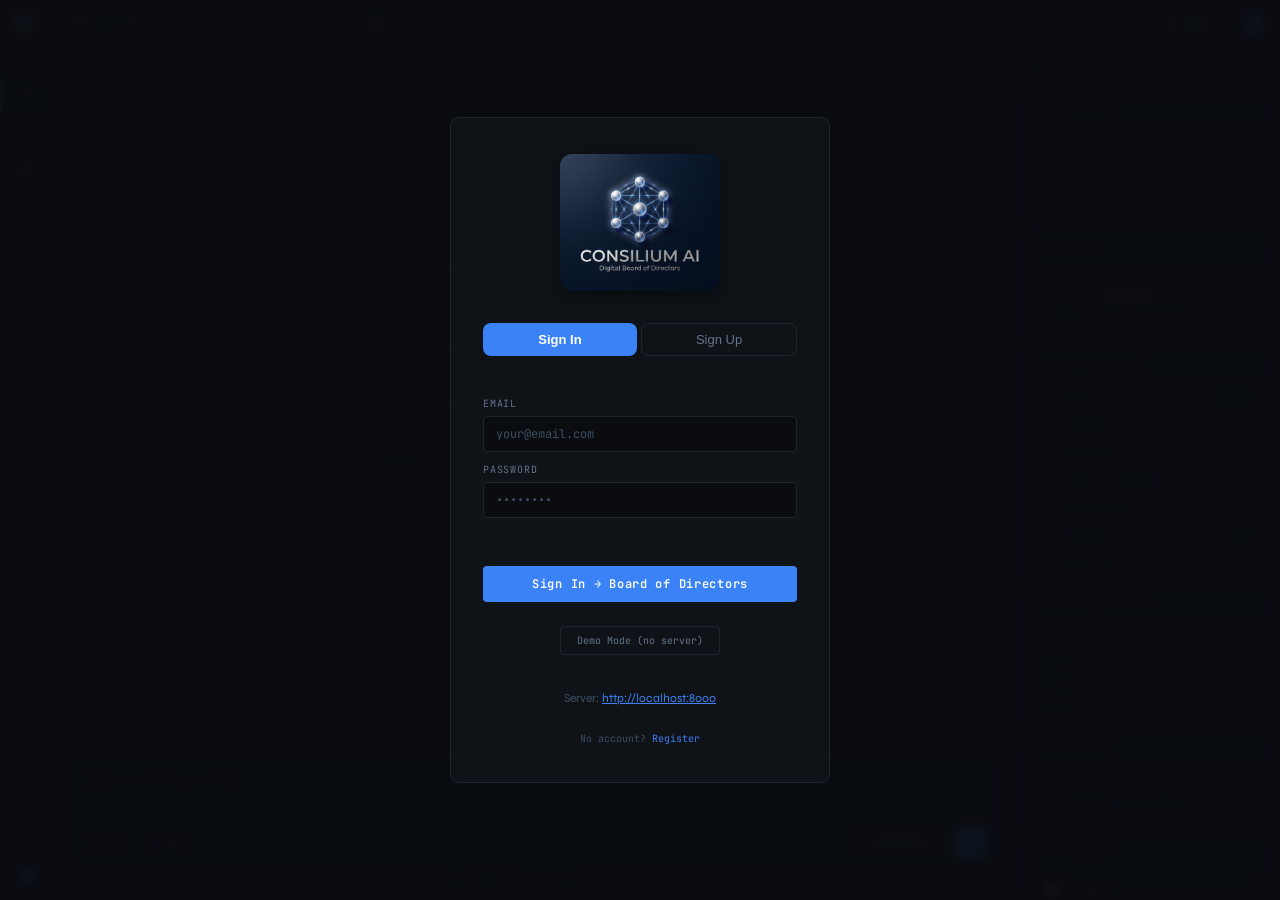
<file: frontend/index.html>
<!DOCTYPE html>
<html lang="en" data-theme="dark">
<head>
<meta charset="UTF-8">
<meta name="viewport" content="width=device-width, initial-scale=1.0">
<title>CONSILIUM AI v3.0</title>
<link rel="preconnect" href="https://fonts.googleapis.com">
<link href="https://fonts.googleapis.com/css2?family=JetBrains+Mono:wght@300;400;500;600&family=Syne:wght@400;500;600;700;800&display=swap" rel="stylesheet">
<script src="https://js.hcaptcha.com/1/api.js" async defer></script>
<style>
:root {
  --bg:#0a0c10; --bg-card:#0f1318; --bg-hover:#161c24; --bg-active:#1a2233;
  --border:#1e2530; --border-light:#252e3d;
  --text:#e2e8f0; --text-muted:#64748b; --text-dim:#3d4f63;
  --accent:#3b82f6; --accent-glow:rgba(59,130,246,0.12); --accent-glow2:rgba(59,130,246,0.06);
  --green:#22c55e; --orange:#f59e0b; --red:#ef4444; --purple:#a78bfa; --cyan:#06b6d4;
  --font-ui:'Syne',sans-serif; --font-mono:'JetBrains Mono',monospace;
  --radius:4px; --radius-md:8px;
  --sidebar-w:52px; --sidebar-exp:224px; --monitor-w:264px; --header-h:48px;
  --ease:cubic-bezier(0.4,0,0.2,1); --t:0.18s;
}
*,*::before,*::after{box-sizing:border-box;margin:0;padding:0;}
html,body{height:100%;overflow:hidden;}
body{background:var(--bg);color:var(--text);font-family:var(--font-ui);font-size:13px;line-height:1.5;}
::-webkit-scrollbar{width:3px;}::-webkit-scrollbar-track{background:transparent;}::-webkit-scrollbar-thumb{background:var(--border-light);border-radius:2px;}
.app{display:grid;grid-template-columns:var(--sidebar-w) 1fr var(--monitor-w);grid-template-rows:var(--header-h) 1fr;height:100vh;overflow:hidden;}
.header{grid-column:1/-1;display:flex;align-items:center;padding:0 14px 0 0;border-bottom:1px solid var(--border);background:var(--bg);z-index:100;gap:10px;}
.header-logo{width:var(--sidebar-w);height:var(--header-h);display:flex;align-items:center;justify-content:center;border-right:1px solid var(--border);flex-shrink:0;}
.header-brand{font-family:var(--font-mono);font-size:11px;font-weight:600;letter-spacing:0.14em;color:var(--text-muted);text-transform:uppercase;white-space:nowrap;}
.header-brand em{color:var(--accent);font-style:normal;}
.sep{width:1px;height:18px;background:var(--border);flex-shrink:0;}
.hpill{display:flex;align-items:center;gap:6px;padding:4px 10px;border:1px solid var(--border);border-radius:var(--radius);cursor:pointer;font-family:var(--font-mono);font-size:10px;color:var(--text-muted);background:transparent;transition:all var(--t) var(--ease);white-space:nowrap;}
.hpill:hover{border-color:var(--border-light);color:var(--text);background:var(--bg-hover);}
.hpill svg{width:10px;height:10px;flex-shrink:0;}
.ws-dot{width:6px;height:6px;border-radius:50%;flex-shrink:0;}
.proto-tag{font-size:9px;padding:1px 5px;border-radius:2px;background:var(--accent-glow);color:var(--accent);font-weight:700;}
.h-space{flex:1;}
.conn-badge{display:flex;align-items:center;gap:5px;font-family:var(--font-mono);font-size:10px;}
.conn-dot{width:6px;height:6px;border-radius:50%;transition:background 0.4s;}
.conn-dot.online{background:var(--green);animation:pulse-dot 2s infinite;}
.conn-dot.offline{background:var(--red);}
.conn-dot.connecting{background:var(--orange);animation:pulse-dot 0.8s infinite;}
@keyframes pulse-dot{0%,100%{opacity:1}50%{opacity:.35}}
#conn-text{color:var(--text-muted);}
.credits-pill{display:flex;align-items:center;gap:5px;padding:4px 10px;border:1px solid var(--border);border-radius:var(--radius);font-family:var(--font-mono);font-size:10px;color:var(--text-muted);}
.credits-num{color:var(--green);font-weight:700;}
.avatar{width:27px;height:27px;border-radius:50%;background:linear-gradient(135deg,#1e3a5f,#3b82f6);display:flex;align-items:center;justify-content:center;font-size:10px;font-weight:700;color:#fff;border:1px solid var(--border);cursor:pointer;flex-shrink:0;}
.new-chat-btn{display:flex;align-items:center;gap:5px;padding:5px 11px;border:1px solid var(--border);border-radius:var(--radius);cursor:pointer;background:transparent;color:var(--text-muted);font-family:var(--font-mono);font-size:10px;transition:all var(--t) var(--ease);white-space:nowrap;}
.new-chat-btn:hover{border-color:var(--accent);color:var(--accent);background:var(--accent-glow);}
.new-chat-btn svg{width:10px;height:10px;}
.sidebar{grid-column:1;grid-row:2;width:var(--sidebar-w);border-right:1px solid var(--border);background:var(--bg);display:flex;flex-direction:column;overflow:hidden;position:relative;z-index:50;transition:width var(--t) var(--ease);}
.sidebar:hover{width:var(--sidebar-exp);box-shadow:6px 0 24px rgba(0,0,0,.5);}
.sb-section{padding:6px 0;}.sb-section+.sb-section{border-top:1px solid var(--border);}
.sb-label{padding:5px 14px 3px;font-family:var(--font-mono);font-size:9px;font-weight:600;letter-spacing:.1em;color:var(--text-dim);text-transform:uppercase;white-space:nowrap;overflow:hidden;opacity:0;transition:opacity var(--t);}
.sidebar:hover .sb-label{opacity:1;}
.nav{display:flex;align-items:center;gap:0;padding:7px 0 7px 14px;cursor:pointer;color:var(--text-muted);white-space:nowrap;transition:all var(--t) var(--ease);position:relative;text-decoration:none;}
.nav:hover{background:var(--bg-hover);color:var(--text);}
.nav.active{color:var(--accent);background:var(--accent-glow2);}
.nav.active::before{content:'';position:absolute;left:0;top:0;bottom:0;width:2px;background:var(--accent);}
.nav-ico{width:24px;height:24px;flex-shrink:0;display:flex;align-items:center;justify-content:center;}
.nav-ico svg{width:15px;height:15px;}
.nav-txt{flex:1;font-size:12px;font-weight:500;margin-left:10px;opacity:0;transform:translateX(-6px);transition:opacity var(--t),transform var(--t);}
.sidebar:hover .nav-txt{opacity:1;transform:translateX(0);}
.nav-cnt{margin-right:12px;font-family:var(--font-mono);font-size:9px;padding:1px 5px;background:var(--bg-active);color:var(--accent);border-radius:2px;opacity:0;transition:opacity var(--t);}
.sidebar:hover .nav-cnt{opacity:1;}
.sb-bottom{margin-top:auto;border-top:1px solid var(--border);padding:6px 0;}
.main{grid-column:2;grid-row:2;display:flex;flex-direction:column;overflow:hidden;}
.phase-strip{height:0;overflow:hidden;background:var(--bg-card);border-bottom:1px solid var(--border);display:flex;align-items:center;padding:0 20px;gap:0;transition:height .2s var(--ease);}
.phase-strip.on{height:34px;}
.pstep{display:flex;align-items:center;gap:5px;font-family:var(--font-mono);font-size:9px;color:var(--text-dim);padding:0 7px;transition:all var(--t);}
.pstep .dot{width:5px;height:5px;border-radius:50%;background:currentColor;}
.pstep.done{color:var(--text-muted);}
.pstep.active{color:var(--accent);}
.pstep.active .dot{animation:pulse-dot 1s infinite;}
.parrow{color:var(--text-dim);font-size:9px;}
.chat-area{flex:1;overflow-y:auto;padding:20px 28px;gap:16px;display:flex;flex-direction:column;}
.greeting{flex:1;display:flex;flex-direction:column;align-items:center;justify-content:center;gap:18px;padding:32px;}
.g-title{font-family:var(--font-ui);font-size:30px;font-weight:800;letter-spacing:-.035em;text-align:center;line-height:1.15;}
.g-title .hi{color:var(--text-muted);font-weight:500;}
.g-title .name{background:linear-gradient(130deg,#60a5fa,#06b6d4);-webkit-background-clip:text;-webkit-text-fill-color:transparent;}
.g-sub{font-family:var(--font-mono);font-size:10px;color:var(--text-dim);letter-spacing:.06em;text-align:center;}
.chips{display:flex;flex-wrap:wrap;gap:7px;justify-content:center;max-width:500px;margin-top:6px;}
.chip{display:flex;align-items:center;gap:7px;padding:7px 13px;border:1px solid var(--border);border-radius:var(--radius);cursor:pointer;font-size:12px;color:var(--text-muted);background:transparent;font-family:var(--font-ui);transition:all var(--t) var(--ease);}
.chip:hover{border-color:var(--border-light);color:var(--text);background:var(--bg-hover);}
.chip svg{width:12px;height:12px;flex-shrink:0;}
.umsg-wrap{align-self:flex-end;max-width:68%;display:flex;flex-direction:column;gap:4px;}
.umsg{background:var(--bg-active);border:1px solid var(--border-light);border-radius:var(--radius-md) var(--radius-md) var(--radius) var(--radius-md);padding:10px 14px;font-size:13px;line-height:1.6;animation:fadeup .25s ease;}
.msg-actions{display:flex;gap:4px;opacity:0;transition:opacity 0.15s;justify-content:flex-end;}
.umsg-wrap:hover .msg-actions{opacity:1;}
.ai-actions-bar{opacity:1!important;justify-content:flex-start!important;}
.mact{display:flex;align-items:center;gap:4px;padding:3px 8px;border:1px solid var(--border);border-radius:var(--radius);background:transparent;color:var(--text-dim);font-family:var(--font-mono);font-size:9px;cursor:pointer;transition:all var(--t);user-select:none;}
.mact:hover{border-color:var(--border-light);color:var(--text);background:var(--bg-hover);}
.mact svg{width:9px;height:9px;flex-shrink:0;}
.mact.good:hover{border-color:rgba(34,197,94,.4);color:#22c55e;}
.mact.bad:hover{border-color:rgba(239,68,68,.4);color:#ef4444;}
.mact.good.active{border-color:rgba(34,197,94,.4);color:#22c55e;background:rgba(34,197,94,.08);}
.mact.bad.active{border-color:rgba(239,68,68,.4);color:#ef4444;background:rgba(239,68,68,.08);}
.mact.copied{color:#22c55e!important;border-color:rgba(34,197,94,.4)!important;}
.d-block{display:flex;flex-direction:column;gap:5px;animation:fadeup .3s ease;}
@keyframes fadeup{from{opacity:0;transform:translateY(8px)}to{opacity:1;transform:translateY(0)}}
.think-row{display:flex;align-items:center;gap:10px;padding:9px 13px;border:1px solid var(--border);border-radius:var(--radius);background:var(--bg-card);font-family:var(--font-mono);font-size:10px;color:var(--text-muted);animation:fadeup .2s ease;}
.think-spin{width:13px;height:13px;border:2px solid var(--border);border-top-color:var(--accent);border-radius:50%;animation:spin .65s linear infinite;flex-shrink:0;}
@keyframes spin{to{transform:rotate(360deg)}}
.pcard{border:1px solid var(--border);border-radius:var(--radius);background:var(--bg-card);overflow:hidden;}
.pcard.chairman-card{border-color:rgba(59,130,246,.35);background:linear-gradient(135deg,rgba(59,130,246,.04),transparent);}
.pcard-head{display:flex;align-items:center;gap:9px;padding:7px 13px;border-bottom:1px solid var(--border);background:rgba(255,255,255,.015);cursor:pointer;user-select:none;}
.chairman-card .pcard-head{background:rgba(59,130,246,.07);}
.pd{width:6px;height:6px;border-radius:50%;flex-shrink:0;}
.pd.scout{background:var(--cyan);}.pd.analyst{background:var(--accent);}.pd.architect{background:var(--purple);}.pd.devil{background:var(--red);}.pd.synth{background:var(--orange);}.pd.verifier{background:var(--green);}.pd.chairman{background:#c8d8e8;}
.pname{font-family:var(--font-mono);font-size:10px;font-weight:600;text-transform:uppercase;letter-spacing:.1em;color:var(--text-muted);}
.pmodel{margin-left:auto;font-family:var(--font-mono);font-size:9px;color:var(--text-dim);}
.pdur{font-family:var(--font-mono);font-size:9px;color:var(--text-dim);}
.ptoks{font-family:var(--font-mono);font-size:9px;color:var(--text-dim);padding:1px 5px;background:var(--bg-hover);border-radius:2px;}
.pcard-body{padding:12px 15px;font-size:13px;color:var(--text);line-height:1.7;overflow:hidden;transition:max-height .25s var(--ease);}
.pcard-body.collapsed{max-height:0;padding-top:0;padding-bottom:0;}
.stream-text{font-family:var(--font-mono);font-size:11px;color:var(--text-muted);line-height:1.8;}
.veto-banner{margin:3px 0;padding:8px 13px;background:rgba(239,68,68,.07);border:1px solid rgba(239,68,68,.2);border-radius:var(--radius);display:flex;align-items:center;gap:9px;font-family:var(--font-mono);font-size:10px;color:var(--red);}
.input-area{border-top:1px solid var(--border);padding:12px 18px 14px;background:var(--bg);flex-shrink:0;}
.input-box{border:1px solid var(--border);border-radius:var(--radius-md);background:var(--bg-card);overflow:hidden;transition:border-color var(--t),box-shadow var(--t);}
.input-box:focus-within{border-color:var(--accent);box-shadow:0 0 0 3px rgba(59,130,246,.07);}
.input-ta{width:100%;min-height:52px;max-height:160px;padding:13px 15px 0;background:transparent;border:none;outline:none;color:var(--text);font-family:var(--font-ui);font-size:13px;line-height:1.6;resize:none;}
.input-ta::placeholder{color:var(--text-dim);}
.input-bar{display:flex;align-items:center;gap:7px;padding:7px 10px;}
.tbtn{display:flex;align-items:center;gap:5px;padding:4px 8px;background:transparent;border:1px solid var(--border);border-radius:var(--radius);cursor:pointer;color:var(--text-muted);font-size:11px;font-family:var(--font-ui);transition:all var(--t);}
.tbtn:hover{border-color:var(--border-light);color:var(--text);background:var(--bg-hover);}
.tbtn svg{width:11px;height:11px;}
.ispace{flex:1;}
.pselector{display:flex;align-items:center;gap:5px;padding:4px 9px;background:var(--bg-hover);border:1px solid var(--border);border-radius:var(--radius);cursor:pointer;font-family:var(--font-mono);font-size:10px;color:var(--text-muted);transition:all var(--t);}
.pselector:hover{color:var(--text);border-color:var(--border-light);}
.send{width:33px;height:33px;border-radius:var(--radius);background:var(--accent);border:none;cursor:pointer;color:#fff;display:flex;align-items:center;justify-content:center;transition:all var(--t);flex-shrink:0;}
.send:hover{background:#2563eb;transform:scale(1.05);}
.send:active{transform:scale(.96);}
.send:disabled{background:var(--bg-hover);color:var(--text-dim);cursor:not-allowed;transform:none;}
.send svg{width:13px;height:13px;}
.input-hint{margin-top:6px;text-align:center;font-family:var(--font-mono);font-size:9px;color:var(--text-dim);}
.input-hint kbd{background:var(--bg-hover);border:1px solid var(--border);border-radius:2px;padding:0 4px;font-size:9px;margin:0 2px;}
.monitor{grid-column:3;grid-row:2;border-left:1px solid var(--border);background:var(--bg);overflow-y:auto;overflow-x:hidden;min-height:0;height:calc(100vh - var(--header-h));}
.mon-head{padding:11px 15px;border-bottom:1px solid var(--border);display:flex;align-items:center;gap:8px;position:sticky;top:0;z-index:2;background:var(--bg);}
.mon-title{font-family:var(--font-mono);font-size:10px;font-weight:600;letter-spacing:.1em;text-transform:uppercase;color:var(--text-muted);}
.mon-scroll{padding:10px;display:flex;flex-direction:column;gap:10px;}
.mcard{border:1px solid var(--border);border-radius:var(--radius);overflow:hidden;}
.mcard-head{padding:6px 11px;background:var(--bg-card);font-family:var(--font-mono);font-size:9px;font-weight:600;text-transform:uppercase;letter-spacing:.1em;color:var(--text-dim);border-bottom:1px solid var(--border);}
.mcard-body{padding:9px 11px;display:flex;flex-direction:column;gap:8px;}
.mrow{display:flex;flex-direction:column;gap:4px;}
.mrow-top{display:flex;justify-content:space-between;align-items:center;}
.mlabel{font-family:var(--font-mono);font-size:10px;color:var(--text-muted);}
.mval{font-family:var(--font-mono);font-size:10px;font-weight:600;}
.mval.blue{color:var(--accent);}.mval.green{color:var(--green);}.mval.orange{color:var(--orange);}.mval.red{color:var(--red);}
.mtrack{height:3px;background:var(--bg-hover);border-radius:2px;overflow:hidden;}
.mfill{height:100%;border-radius:2px;transition:width .8s var(--ease);}
.mfill.blue{background:var(--accent);}.mfill.green{background:var(--green);}.mfill.orange{background:var(--orange);}.mfill.red{background:var(--red);}
.coh-wrap{display:flex;align-items:center;gap:11px;padding:2px 0;}
.coh-ring{position:relative;width:54px;height:54px;flex-shrink:0;}
.coh-ring svg{transform:rotate(-90deg);}
.rbg{fill:none;stroke:var(--bg-hover);stroke-width:3.5;}
.rfill{fill:none;stroke:var(--green);stroke-width:3.5;stroke-linecap:round;stroke-dasharray:131.95;stroke-dashoffset:131.95;transition:stroke-dashoffset 1.1s var(--ease),stroke .4s;}
.rlabel{position:absolute;inset:0;display:flex;flex-direction:column;align-items:center;justify-content:center;}
.rpct{font-family:var(--font-mono);font-size:14px;font-weight:700;color:var(--green);}
.rsub{font-family:var(--font-mono);font-size:8px;color:var(--text-dim);letter-spacing:.05em;}
.coh-info .coh-status{font-size:12px;font-weight:600;color:var(--text);margin-bottom:2px;}
.coh-info .coh-desc{font-family:var(--font-mono);font-size:9px;color:var(--text-dim);line-height:1.5;}
.cphases{display:flex;flex-direction:column;gap:3px;}
.cp{display:flex;align-items:center;gap:8px;padding:5px 8px;border-radius:var(--radius);font-family:var(--font-mono);font-size:10px;transition:all var(--t);}
.cp.pending{color:var(--text-dim);}.cp.active{color:var(--accent);background:var(--accent-glow);}.cp.done{color:var(--text-muted);}
.cp-ico{width:14px;text-align:center;}.cp-name{flex:1;}.cp-model{font-size:8px;}
.dims{display:flex;flex-direction:column;gap:5px;}
.dim{display:flex;align-items:center;gap:7px;}
.dlabel{font-family:var(--font-mono);font-size:9px;color:var(--text-dim);width:52px;flex-shrink:0;}
.dbar{flex:1;height:2px;background:var(--bg-hover);border-radius:1px;overflow:hidden;}
.dfill{height:100%;border-radius:1px;background:var(--accent);transition:width .6s ease;}
.dval{font-family:var(--font-mono);font-size:9px;color:var(--text-dim);width:24px;text-align:right;}
.aitem{display:flex;align-items:flex-start;gap:7px;padding:6px 9px;border:1px solid var(--border);border-radius:var(--radius);font-size:11px;line-height:1.5;background:var(--bg-card);}
.atype{font-family:var(--font-mono);font-size:8px;padding:1px 5px;border-radius:2px;flex-shrink:0;margin-top:1px;font-weight:600;}
.atype.decision{background:rgba(59,130,246,.14);color:var(--accent);}
.atype.task{background:rgba(34,197,94,.1);color:var(--green);}
.atype.risk{background:rgba(239,68,68,.1);color:var(--red);}
.aboard-empty{font-family:var(--font-mono);font-size:10px;color:var(--text-dim);padding:12px;text-align:center;}
.kpill{display:flex;align-items:center;gap:7px;padding:6px 9px;border:1px solid var(--border);border-radius:var(--radius);font-size:11px;color:var(--text-muted);background:var(--bg-card);cursor:pointer;transition:all var(--t);}
.kpill:hover{border-color:var(--border-light);color:var(--text);}
.kp-cnt{font-family:var(--font-mono);font-size:9px;color:var(--text-dim);margin-left:auto;}
.auth-overlay{position:fixed;inset:0;background:rgba(10,12,16,.95);display:flex;align-items:center;justify-content:center;z-index:9999;backdrop-filter:blur(4px);}
.auth-overlay.hidden{display:none;}
.auth-box{width:380px;background:var(--bg-card);border:1px solid var(--border);border-radius:var(--radius-md);padding:36px 32px;display:flex;flex-direction:column;gap:24px;}
.auth-fields{display:flex;flex-direction:column;gap:10px;}
.auth-field{display:flex;flex-direction:column;gap:5px;}
.auth-field label{font-family:var(--font-mono);font-size:10px;color:var(--text-muted);text-transform:uppercase;letter-spacing:.08em;}
.auth-field input{background:var(--bg);border:1px solid var(--border);border-radius:var(--radius);padding:9px 12px;color:var(--text);font-family:var(--font-mono);font-size:12px;outline:none;transition:border-color var(--t);}
.auth-field input:focus{border-color:var(--accent);}
.auth-field input::placeholder{color:var(--text-dim);}
.auth-err{font-family:var(--font-mono);font-size:10px;color:var(--red);min-height:14px;}
.auth-btn{padding:10px;background:var(--accent);border:none;border-radius:var(--radius);color:#fff;font-family:var(--font-mono);font-size:12px;font-weight:600;letter-spacing:.06em;cursor:pointer;transition:all var(--t);}
.auth-btn:hover{background:#2563eb;}
.auth-btn:disabled{background:var(--bg-hover);color:var(--text-dim);cursor:not-allowed;}
.auth-switch{text-align:center;font-family:var(--font-mono);font-size:10px;color:var(--text-dim);}
.auth-switch span{color:var(--accent);cursor:pointer;}
.demo-btn{background:transparent;border:1px solid var(--border);border-radius:var(--radius);padding:7px 16px;color:var(--text-muted);font-family:var(--font-mono);font-size:10px;cursor:pointer;transition:all var(--t);}
.demo-btn:hover{border-color:var(--border-light);color:var(--text);background:var(--bg-hover);}
.proto-card{padding:8px 9px;border-radius:var(--radius);cursor:pointer;border:1px solid transparent;margin-bottom:2px;transition:all var(--t) var(--ease);}
.proto-card:hover{background:var(--bg-hover);border-color:var(--border);}
.proto-card.active{background:var(--accent-glow);border-color:rgba(59,130,246,.3);}
.proto-card:last-child{margin-bottom:0;}
.proto-card-head{display:flex;align-items:center;gap:6px;margin-bottom:3px;}
.proto-tag-sm{font-family:var(--font-mono);font-size:9px;font-weight:700;padding:1px 5px;border-radius:2px;border:1px solid rgba(59,130,246,.3);background:var(--accent-glow);color:var(--accent);flex-shrink:0;}
.proto-card-name{font-family:var(--font-mono);font-size:11px;font-weight:600;color:var(--text);}
.proto-card-dirs{font-family:var(--font-mono);font-size:9px;color:var(--text-dim);margin-left:auto;}
.proto-card-desc{font-size:11px;color:var(--text-muted);line-height:1.45;padding-left:1px;}
.dd{position:relative;}
.dd-menu{position:absolute;top:calc(100% + 6px);left:0;background:var(--bg-card);border:1px solid var(--border);border-radius:var(--radius-md);padding:4px;min-width:190px;z-index:1000;box-shadow:0 8px 28px rgba(0,0,0,.5);display:none;}
.dd-menu.open{display:block;animation:fadeup .14s ease;}
#inp-proto{top:auto;bottom:calc(100% + 6px);left:auto;right:0;}
.dd-item{display:flex;align-items:center;gap:8px;padding:7px 9px;border-radius:var(--radius);cursor:pointer;font-size:12px;color:var(--text-muted);transition:all var(--t);}
.dd-item:hover{background:var(--bg-hover);color:var(--text);}
.dd-item.active{color:var(--accent);background:var(--accent-glow);}
.dd-dot{width:6px;height:6px;border-radius:50%;background:currentColor;flex-shrink:0;}
.toasts{position:fixed;bottom:18px;right:calc(var(--monitor-w) + 14px);display:flex;flex-direction:column;gap:7px;z-index:9000;}
.toast{padding:9px 13px;background:var(--bg-card);border:1px solid var(--border);border-radius:var(--radius-md);font-family:var(--font-mono);font-size:11px;color:var(--text);box-shadow:0 4px 18px rgba(0,0,0,.5);animation:slide-in .2s ease;display:flex;align-items:center;gap:8px;}
@keyframes slide-in{from{opacity:0;transform:translateX(16px)}to{opacity:1;transform:translateX(0)}}
[data-theme="light"]{--bg:#f0f4f9;--bg-card:#ffffff;--bg-hover:#e4eaf4;--bg-active:#dde5f0;--border:#c8d0de;--border-light:#d8e0ec;--text:#1a2235;--text-muted:#5a6880;--text-dim:#8090aa;--accent:#2563eb;--accent-glow:rgba(37,99,235,.12);}
[data-theme="light"] .header{background:#fff;border-bottom-color:#c8d0de;}
[data-theme="light"] .sidebar{background:#eef2f8;}
[data-theme="light"] .monitor{background:#f0f4f9;}
[data-theme="light"] .chat-area{background:#f5f8fc;}
[data-theme="light"] .dd-menu{background:#fff;border-color:#c8d0de;}
[data-theme="light"] .dd-item:hover{background:#eef2f8;}
[data-theme="light"] .auth-box{background:#fff;border-color:#c8d0de;}
[data-theme="light"] .g-title .hi{color:#5a6880;}
.view-panel{flex:1;display:flex;flex-direction:column;overflow:hidden;background:var(--bg);}
.vp-head{display:flex;align-items:center;justify-content:space-between;padding:12px 20px;border-bottom:1px solid var(--border);background:var(--bg);flex-shrink:0;}
.vp-title{font-family:var(--font-mono);font-size:11px;font-weight:600;text-transform:uppercase;letter-spacing:.1em;color:var(--text-muted);}
.vp-back{display:flex;align-items:center;gap:4px;padding:4px 9px;background:transparent;border:1px solid var(--border);border-radius:var(--radius);color:var(--text-muted);font-size:11px;cursor:pointer;font-family:var(--font-mono);transition:all var(--t);}
.vp-back:hover{border-color:var(--border-light);color:var(--text);}
.vp-body{flex:1;overflow-y:auto;padding:12px 16px;display:flex;flex-direction:column;gap:8px;}
.vp-empty{flex:1;display:flex;flex-direction:column;align-items:center;justify-content:center;color:var(--text-dim);font-family:var(--font-mono);font-size:10px;text-align:center;padding:40px;gap:8px;}
.vp-search{padding:8px 16px;border-bottom:1px solid var(--border);flex-shrink:0;}
.vp-add{padding:12px 16px;border-bottom:1px solid var(--border);flex-shrink:0;}
.hist-item{border:1px solid var(--border);border-radius:var(--radius);background:var(--bg-card);padding:10px 13px;cursor:pointer;transition:all var(--t);}
.hist-item:hover{border-color:var(--border-light);background:var(--bg-hover);}
.hist-title{font-size:12px;color:var(--text);margin-bottom:4px;line-height:1.4;}
.hist-meta{font-family:var(--font-mono);font-size:9px;color:var(--text-dim);display:flex;gap:10px;}
.hist-status{padding:1px 6px;border-radius:2px;font-size:9px;font-weight:600;}
.hist-status.success{background:rgba(34,197,94,.1);color:var(--green);}
.hist-status.partial{background:rgba(245,158,11,.1);color:var(--orange);}
.dec-item{border:1px solid var(--border);border-radius:var(--radius);background:var(--bg-card);overflow:hidden;}
.dec-head{display:flex;align-items:center;gap:8px;padding:9px 13px;cursor:pointer;border-bottom:1px solid transparent;transition:all var(--t);}
.dec-head:hover{background:var(--bg-hover);}
.dec-head.open{border-bottom-color:var(--border);}
.dec-title-text{flex:1;font-size:12px;color:var(--text);line-height:1.4;}
.dec-date{font-family:var(--font-mono);font-size:9px;color:var(--text-dim);}
.dec-body{padding:12px 13px;font-size:12px;color:var(--text-muted);line-height:1.7;display:none;}
.dec-body.open{display:block;}
.dec-approval{display:flex;gap:5px;margin-top:8px;}
.dec-approval button{padding:3px 9px;border-radius:2px;font-size:10px;cursor:pointer;border:1px solid var(--border);background:transparent;color:var(--text-dim);font-family:var(--font-mono);transition:all var(--t);}
.dec-approval button:hover{border-color:var(--border-light);color:var(--text);}
.dec-approval button.active{background:var(--accent-glow);border-color:var(--accent);color:var(--accent);}
.prin-item{border:1px solid var(--border);border-radius:var(--radius);background:var(--bg-card);padding:10px 13px;display:flex;align-items:flex-start;gap:10px;}
.prin-ico{font-size:14px;flex-shrink:0;margin-top:1px;}
.prin-content{flex:1;}
.prin-title{font-size:12px;font-weight:600;color:var(--text);margin-bottom:3px;}
.prin-body{font-size:11px;color:var(--text-muted);line-height:1.6;}
.prin-del{background:transparent;border:none;color:var(--text-dim);cursor:pointer;font-size:12px;padding:2px;}
.prin-del:hover{color:var(--red);}
.refl-prompt{background:var(--bg-card);border:1px solid var(--border);border-left:3px solid var(--accent);border-radius:var(--radius-md);padding:16px 18px;}
.refl-q{font-size:14px;color:var(--text);line-height:1.7;margin-bottom:12px;}
.refl-next{background:transparent;border:1px solid var(--border);border-radius:var(--radius);padding:5px 12px;color:var(--text-muted);font-size:11px;cursor:pointer;font-family:var(--font-mono);transition:all var(--t);}
.refl-next:hover{border-color:var(--border-light);color:var(--text);}
.settings-block{display:flex;flex-direction:column;gap:8px;}
.settings-label{font-family:var(--font-mono);font-size:9px;font-weight:600;text-transform:uppercase;letter-spacing:.1em;color:var(--text-dim);padding-bottom:4px;border-bottom:1px solid var(--border);}
.settings-row{display:flex;align-items:center;justify-content:space-between;padding:4px 0;}
.settings-key{font-size:12px;color:var(--text-muted);}
.settings-val{font-family:var(--font-mono);font-size:11px;color:var(--text-dim);}
.dash-stat{border:1px solid var(--border);border-radius:var(--radius);background:var(--bg-card);padding:14px 16px;}
.dash-stat-num{font-family:var(--font-ui);font-size:28px;font-weight:800;color:var(--text);line-height:1;}
.dash-stat-num span{color:var(--accent);font-size:16px;}
.dash-stat-label{font-family:var(--font-mono);font-size:9px;color:var(--text-dim);text-transform:uppercase;letter-spacing:.08em;margin-top:5px;}
.dash-grid{display:grid;grid-template-columns:1fr 1fr;gap:8px;}
.session-modal-box{width:560px;max-width:92vw;max-height:80vh;display:flex;flex-direction:column;background:var(--bg-card);border:1px solid var(--border);border-radius:var(--radius-md);overflow:hidden;}
.session-modal-head{display:flex;align-items:center;justify-content:space-between;padding:12px 16px;border-bottom:1px solid var(--border);flex-shrink:0;}
.session-modal-title{font-family:var(--font-mono);font-size:11px;font-weight:600;text-transform:uppercase;letter-spacing:.1em;color:var(--text-muted);}
.session-modal-close{background:transparent;border:1px solid var(--border);border-radius:var(--radius);color:var(--text-muted);font-size:11px;cursor:pointer;padding:4px 9px;font-family:var(--font-mono);}
.session-modal-close:hover{border-color:var(--border-light);color:var(--text);}
.session-modal-body{flex:1;overflow-y:auto;padding:16px;}
</style>
</head>
<body>

<div class="auth-overlay" id="auth-overlay">
  <div class="auth-box">
    <div style="text-align:center;margin-bottom:8px;"><img src="img/logo.jpg" style="width:160px;height:auto;border-radius:12px;box-shadow:0 4px 20px rgba(0,0,0,.5);display:block;margin:0 auto;" alt="Consilium AI"></div>
    <div style="display:flex;gap:4px;margin-bottom:16px;">
      <button style="flex:1;padding:8px;border:none;border-radius:8px;background:var(--accent);color:#fff;cursor:pointer;font-size:13px;font-weight:600;">Sign In</button>
      <button onclick="showRegister()" style="flex:1;padding:8px;border:1px solid var(--border);border-radius:8px;background:transparent;color:var(--text-muted);cursor:pointer;font-size:13px;">Sign Up</button>
    </div>
    <div class="auth-fields">
      <div class="auth-field"><label>Email</label><input type="email" id="auth-email" placeholder="your@email.com" autocomplete="email"/></div>
      <div class="auth-field"><label>Password</label><input type="password" id="auth-password" placeholder="••••••••" autocomplete="current-password" onkeydown="if(event.key==='Enter') doLogin()"/></div>
      <div class="auth-err" id="auth-err"></div>
    </div>
    <button class="auth-btn" id="auth-btn" onclick="doLogin()">Sign In &rarr; Board of Directors</button>
    <div style="text-align:center;"><button class="demo-btn" onclick="doDemo()">Demo Mode (no server)</button></div>
    <div style="text-align:center;margin-top:10px;font-size:12px;color:var(--text-dim);">Server: <a href="http://localhost:8000" style="color:var(--accent);">http://localhost:8000</a></div>
    <div class="auth-switch" id="auth-switch-txt">No account? <span onclick="showRegister()">Register</span></div>
  </div>
</div>

<div class="app">
  <header class="header">
    <div class="header-logo"><img src="img/icon.png" id="header-icon" style="width:30px;height:30px;object-fit:contain;border-radius:4px;" alt="icon"></div>
    <span class="header-brand"><em>CONSILIUM</em> AI &middot; v3.0</span>
    <div class="sep"></div>
    <div class="dd">
      <button class="hpill" onclick="toggleDD('ws-dd')"><span class="ws-dot" style="background:var(--accent)"></span><span id="h-ws">Strategy</span><svg viewBox="0 0 12 12" fill="none" stroke="currentColor" stroke-width="1.5"><path d="M2 4l4 4 4-4"/></svg></button>
      <div class="dd-menu" id="ws-dd">
        <div class="dd-item active" onclick="pickWS(this,'Strategy')"><span class="dd-dot" style="background:var(--accent)"></span>Strategy</div>
        <div class="dd-item" onclick="pickWS(this,'Project A')"><span class="dd-dot" style="background:var(--green)"></span>Project A</div>
        <div class="dd-item" onclick="pickWS(this,'Personal')"><span class="dd-dot" style="background:var(--purple)"></span>Personal</div>
        <div class="dd-item" onclick="pickWS(this,'R&amp;D')"><span class="dd-dot" style="background:var(--orange)"></span>R&amp;D</div>
      </div>
    </div>
    <div class="dd">
      <button class="hpill" onclick="toggleDD('proto-dd')"><span class="proto-tag" id="h-proto-tag">STD</span><span id="h-proto">Standard</span><svg viewBox="0 0 12 12" fill="none" stroke="currentColor" stroke-width="1.5"><path d="M2 4l4 4 4-4"/></svg></button>
      <div class="dd-menu" id="proto-dd" style="min-width:300px;padding:6px;">
        <div style="font-family:var(--font-mono);font-size:9px;letter-spacing:.1em;text-transform:uppercase;color:var(--text-dim);padding:2px 6px 6px;">Select Protocol</div>
        <div class="proto-card active" onclick="pickProto(this,'Standard','STD')">
          <div class="proto-card-head"><span class="proto-tag-sm">STD</span><span class="proto-card-name">Standard</span><span class="proto-card-dirs">6 phases · full council</span></div>
          <div class="proto-card-desc">Best for strategic decisions, product planning, architecture choices.</div>
        </div>
        <div class="proto-card" onclick="pickProto(this,'Strategy','STR')">
          <div class="proto-card-head"><span class="proto-tag-sm" style="color:var(--purple);border-color:rgba(168,85,247,.3);">STR</span><span class="proto-card-name">Strategy</span><span class="proto-card-dirs">SWOT + scenarios</span></div>
          <div class="proto-card-desc">Market entry, pivots, competitive positioning. Extended analysis.</div>
        </div>
        <div class="proto-card" onclick="pickProto(this,'Crisis','CRS')">
          <div class="proto-card-head"><span class="proto-tag-sm" style="color:var(--red);border-color:rgba(239,68,68,.3);">CRS</span><span class="proto-card-name">Crisis</span><span class="proto-card-dirs">Scout · Devil · Chairman</span></div>
          <div class="proto-card-desc">Fast 3-director response. Risk assessment + action plan in &lt;15s.</div>
        </div>
        <div class="proto-card" onclick="pickProto(this,'Reflection','RFL')">
          <div class="proto-card-head"><span class="proto-tag-sm" style="color:var(--green);border-color:rgba(34,197,94,.3);">RFL</span><span class="proto-card-name">Reflection</span><span class="proto-card-dirs">Analyst · Synth · Chairman</span></div>
          <div class="proto-card-desc">Retrospectives, post-mortems, lessons learned. Root cause analysis.</div>
        </div>
        <div class="proto-card" onclick="pickProto(this,'Planning','PLN')">
          <div class="proto-card-head"><span class="proto-tag-sm" style="color:var(--orange);border-color:rgba(245,158,11,.3);">PLN</span><span class="proto-card-name">Planning</span><span class="proto-card-dirs">Analyst · Architect · Chairman</span></div>
          <div class="proto-card-desc">Goal decomposition, milestones, dependencies. Quarterly planning.</div>
        </div>
        <div class="proto-card" onclick="pickProto(this,'Deep','DPA')">
          <div class="proto-card-head"><span class="proto-tag-sm" style="color:var(--cyan);border-color:rgba(6,182,212,.3);">DPA</span><span class="proto-card-name">Deep Analysis</span><span class="proto-card-dirs">Full council · extended</span></div>
          <div class="proto-card-desc">Complex research, investment decisions, technical audits. All directors.</div>
        </div>
      </div>
    </div>
    <button class="new-chat-btn" onclick="newChat()" title="Start new chat">
      <svg viewBox="0 0 24 24" fill="none" stroke="currentColor" stroke-width="2"><path d="M12 5v14M5 12h14"/></svg>
      New chat
    </button>
    <div class="h-space"></div>
    <div class="conn-badge"><div class="conn-dot offline" id="conn-dot"></div><span id="conn-text">offline</span></div>
    <div class="sep"></div>
    <div class="credits-pill"><svg width="10" height="10" viewBox="0 0 24 24" fill="none" stroke="currentColor" stroke-width="2"><circle cx="12" cy="12" r="10"/><path d="M12 6v6l4 2"/></svg>Credits: <span class="credits-num" id="credits-num">&mdash;</span></div>
    <button id="theme-toggle" onclick="toggleTheme()" style="display:flex;align-items:center;gap:5px;background:var(--bg-hover);border:1px solid var(--border);border-radius:20px;padding:5px 12px;cursor:pointer;font-size:11px;color:var(--text-muted);font-family:var(--font-mono);letter-spacing:.06em;transition:all .2s;margin-right:2px;">
      <svg id="theme-icon" width="12" height="12" viewBox="0 0 24 24" fill="none" stroke="currentColor" stroke-width="2"><circle cx="12" cy="12" r="5"/><path d="M12 1v2M12 21v2M4.22 4.22l1.42 1.42M18.36 18.36l1.42 1.42M1 12h2M21 12h2M4.22 19.78l1.42-1.42M18.36 5.64l1.42-1.42"/></svg>
      <span id="theme-label">Dark</span>
    </button>
    <div class="avatar" id="user-avatar">?</div>
  </header>

  <aside class="sidebar">
    <div class="sb-section">
      <div class="sb-label">Navigation</div>
      <div class="nav active" id="nav-chat" onclick="newChat()">
        <div class="nav-ico"><svg viewBox="0 0 24 24" fill="none" stroke="currentColor" stroke-width="1.8"><path d="M21 15a2 2 0 0 1-2 2H7l-4 4V5a2 2 0 0 1 2-2h14a2 2 0 0 1 2 2z"/></svg></div>
        <span class="nav-txt">New chat</span>
      </div>
      <div class="nav" id="nav-history" onclick="showView('history')">
        <div class="nav-ico"><svg viewBox="0 0 24 24" fill="none" stroke="currentColor" stroke-width="1.8"><circle cx="12" cy="12" r="10"/><path d="M12 6v6l4 2"/></svg></div>
        <span class="nav-txt">Session History</span>
        <span class="nav-cnt" id="history-cnt">0</span>
      </div>
      <div class="nav" id="nav-dashboard" onclick="showView('dashboard')">
        <div class="nav-ico"><svg viewBox="0 0 24 24" fill="none" stroke="currentColor" stroke-width="1.8"><rect x="3" y="3" width="7" height="7"/><rect x="14" y="3" width="7" height="7"/><rect x="14" y="14" width="7" height="7"/><rect x="3" y="14" width="7" height="7"/></svg></div>
        <span class="nav-txt">Dashboard</span>
      </div>
    </div>
    <div class="sb-section">
      <div class="sb-label">Knowledge Base</div>
      <div class="nav" id="nav-decisions" onclick="showView('decisions')">
        <div class="nav-ico"><svg viewBox="0 0 24 24" fill="none" stroke="currentColor" stroke-width="1.8"><path d="M14 2H6a2 2 0 0 0-2 2v16a2 2 0 0 0 2 2h12a2 2 0 0 0 2-2V8z"/><polyline points="14 2 14 8 20 8"/></svg></div>
        <span class="nav-txt">Decisions</span>
        <span class="nav-cnt" id="dec-cnt">0</span>
      </div>
      <div class="nav" id="nav-principles" onclick="showView('principles')">
        <div class="nav-ico"><svg viewBox="0 0 24 24" fill="none" stroke="currentColor" stroke-width="1.8"><polygon points="12 2 15.09 8.26 22 9.27 17 14.14 18.18 21.02 12 17.77 5.82 21.02 7 14.14 2 9.27 8.91 8.26 12 2"/></svg></div>
        <span class="nav-txt">Principles</span>
        <span class="nav-cnt" id="prin-cnt">0</span>
      </div>
      <div class="nav" id="nav-wiki" onclick="showView('wiki')">
        <div class="nav-ico"><svg viewBox="0 0 24 24" fill="none" stroke="currentColor" stroke-width="1.8"><path d="M4 19.5A2.5 2.5 0 0 1 6.5 17H20"/><path d="M6.5 2H20v20H6.5A2.5 2.5 0 0 1 4 19.5v-15A2.5 2.5 0 0 1 6.5 2z"/></svg></div>
        <span class="nav-txt">LLM Wiki</span>
        <span class="nav-cnt" id="wiki-cnt">0</span>
      </div>
    </div>
    <div class="sb-section">
      <div class="sb-label">Tools</div>
      <div class="nav" id="nav-reflective" onclick="showView('reflective')">
        <div class="nav-ico"><svg viewBox="0 0 24 24" fill="none" stroke="currentColor" stroke-width="1.8"><circle cx="12" cy="12" r="10"/><line x1="12" y1="8" x2="12" y2="12"/><line x1="12" y1="16" x2="12.01" y2="16"/></svg></div>
        <span class="nav-txt">Reflective Pause</span>
      </div>
    </div>
    <div class="sb-bottom">
      <div class="nav" id="nav-settings" onclick="showView('settings')">
        <div class="nav-ico"><svg viewBox="0 0 24 24" fill="none" stroke="currentColor" stroke-width="1.8"><circle cx="12" cy="12" r="3"/><path d="M19.4 15a1.65 1.65 0 0 0 .33 1.82l.06.06a2 2 0 0 1-2.83 2.83l-.06-.06a1.65 1.65 0 0 0-1.82-.33 1.65 1.65 0 0 0-1 1.51V21a2 2 0 0 1-4 0v-.09A1.65 1.65 0 0 0 9 19.4a1.65 1.65 0 0 0-1.82.33l-.06.06a2 2 0 0 1-2.83-2.83l.06-.06A1.65 1.65 0 0 0 4.68 15a1.65 1.65 0 0 0-1.51-1H3a2 2 0 0 1 0-4h.09A1.65 1.65 0 0 0 4.6 9a1.65 1.65 0 0 0-.33-1.82l-.06-.06a2 2 0 0 1 2.83-2.83l.06.06A1.65 1.65 0 0 0 9 4.68a1.65 1.65 0 0 0 1-1.51V3a2 2 0 0 1 4 0v.09a1.65 1.65 0 0 0 1 1.51 1.65 1.65 0 0 0 1.82-.33l.06-.06a2 2 0 0 1 2.83 2.83l-.06.06A1.65 1.65 0 0 0 19.4 9a1.65 1.65 0 0 0 1.51 1H21a2 2 0 0 1 0 4h-.09a1.65 1.65 0 0 0-1.51 1z"/></svg></div>
        <span class="nav-txt">Settings</span>
      </div>
      <div class="nav" onclick="logout()">
        <div class="nav-ico"><div style="width:20px;height:20px;border-radius:50%;background:linear-gradient(135deg,#1e3a5f,#3b82f6);display:flex;align-items:center;justify-content:center;font-size:8px;font-weight:700;color:#fff;" id="sb-av-text">?</div></div>
        <span class="nav-txt" id="sb-user-name">Not authorized</span>
      </div>
    </div>
  </aside>

  <main class="main">
    <div id="view-chat" style="display:flex;flex-direction:column;flex:1;overflow:hidden;">
      <div class="phase-strip" id="phase-strip">
        <div class="pstep pending" id="ps-scout"><span class="dot"></span>Scout</div><span class="parrow">&rsaquo;</span>
        <div class="pstep pending" id="ps-analyst"><span class="dot"></span>Analyst</div><span class="parrow">&rsaquo;</span>
        <div class="pstep pending" id="ps-architect"><span class="dot"></span>Architect</div><span class="parrow">&rsaquo;</span>
        <div class="pstep pending" id="ps-devil"><span class="dot"></span>Devil</div><span class="parrow">&rsaquo;</span>
        <div class="pstep pending" id="ps-synth"><span class="dot"></span>Synth</div><span class="parrow">&rsaquo;</span>
        <div class="pstep pending" id="ps-verifier"><span class="dot"></span>Verifier</div><span class="parrow">&rsaquo;</span>
        <div class="pstep pending" id="ps-chairman"><span class="dot"></span>Chairman</div>
      </div>
      <div class="chat-area" id="chat-area">
        <div class="greeting" id="greeting">
          <img src="img/logo.jpg" id="greeting-logo" style="width:150px;height:auto;border-radius:16px;box-shadow:0 6px 32px rgba(37,99,246,.35);display:block;margin:0 auto 12px;" alt="Consilium AI">
          <div class="g-title"><span class="hi">Good day, </span><span class="name" id="g-name">...</span></div>
          <div class="g-sub">CONSILIUM &middot; 7 directors &middot; Knowledge Gate &middot; IWE v3.0</div>
          <div class="chips">
            <button class="chip" onclick="sendQ('Run a strategic analysis of the current project')"><svg viewBox="0 0 24 24" fill="none" stroke="currentColor" stroke-width="1.8"><polyline points="22 12 18 12 15 21 9 3 6 12 2 12"/></svg>Strategic analysis</button>
            <button class="chip" onclick="sendQ('Help make an architecture decision')"><svg viewBox="0 0 24 24" fill="none" stroke="currentColor" stroke-width="1.8"><circle cx="12" cy="12" r="3"/><path d="M12 1v4M12 19v4M4.22 4.22l2.83 2.83M16.95 16.95l2.83 2.83M1 12h4M19 12h4M4.22 19.78l2.83-2.83M16.95 7.05l2.83-2.83"/></svg>Architecture decision</button>
            <button class="chip" onclick="sendQ('Run last weeks retrospective')"><svg viewBox="0 0 24 24" fill="none" stroke="currentColor" stroke-width="1.8"><path d="M1 12s4-8 11-8 11 8 11 8-4 8-11 8-11-8-11-8z"/><circle cx="12" cy="12" r="3"/></svg>Retrospective</button>
            <button class="chip" onclick="sendQ('Assess risks and create action plan')"><svg viewBox="0 0 24 24" fill="none" stroke="currentColor" stroke-width="1.8"><path d="M10.29 3.86L1.82 18a2 2 0 0 0 1.71 3h16.94a2 2 0 0 0 1.71-3L13.71 3.86a2 2 0 0 0-3.42 0z"/><line x1="12" y1="9" x2="12" y2="13"/><line x1="12" y1="17" x2="12.01" y2="17"/></svg>Risk assessment</button>
          </div>
        </div>
      </div>
      <div class="input-area">
        <div class="input-box">
          <textarea class="input-ta" id="msg-in" placeholder="Ask the Board of Directors..." rows="2" onkeydown="onKey(event)" oninput="autoH(this)"></textarea>
          <div class="input-bar">
            <button class="tbtn" onclick="openFileAttach()"><svg viewBox="0 0 24 24" fill="none" stroke="currentColor" stroke-width="1.8"><path d="M21.44 11.05l-9.19 9.19a6 6 0 0 1-8.49-8.49l9.19-9.19a4 4 0 0 1 5.66 5.66l-9.2 9.19a2 2 0 0 1-2.83-2.83l8.49-8.48"/></svg>File</button>
            <button class="tbtn" onclick="openWikiInsert()"><svg viewBox="0 0 24 24" fill="none" stroke="currentColor" stroke-width="1.8"><path d="M4 19.5A2.5 2.5 0 0 1 6.5 17H20"/><path d="M6.5 2H20v20H6.5A2.5 2.5 0 0 1 4 19.5v-15A2.5 2.5 0 0 1 6.5 2z"/></svg>Wiki</button>
            <div class="ispace"></div>
            <div class="dd">
              <button class="pselector" onclick="toggleDD('inp-proto')">
                <svg viewBox="0 0 24 24" fill="none" stroke="currentColor" stroke-width="2" width="11" height="11"><circle cx="12" cy="12" r="3"/><path d="M12 1v2M12 21v2M4.22 4.22l1.42 1.42M18.36 18.36l1.42 1.42M1 12h2M21 12h2M4.22 19.78l1.42-1.42M18.36 5.64l1.42-1.42"/></svg>
                <span id="inp-proto-lbl">Standard</span>
                <svg viewBox="0 0 12 12" fill="none" stroke="currentColor" stroke-width="1.5" width="9" height="9"><path d="M2 4l4 4 4-4"/></svg>
              </button>
              <div class="dd-menu" id="inp-proto">
                <div class="dd-item" onclick="pickProtoInp('Standard')">Standard</div>
                <div class="dd-item" onclick="pickProtoInp('Strategy')">Strategy</div>
                <div class="dd-item" onclick="pickProtoInp('Crisis')">Crisis</div>
                <div class="dd-item" onclick="pickProtoInp('Reflection')">Reflection</div>
                <div class="dd-item" onclick="pickProtoInp('Planning')">Planning</div>
                <div class="dd-item" onclick="pickProtoInp('Deep')">Deep Analysis</div>
              </div>
            </div>
            <button class="send" id="send-btn" onclick="doSend()">
              <svg viewBox="0 0 24 24" fill="none" stroke="currentColor" stroke-width="2.2"><line x1="12" y1="19" x2="12" y2="5"/><polyline points="5 12 12 5 19 12"/></svg>
            </button>
          </div>
        </div>
        <div class="input-hint"><kbd>Enter</kbd> send &middot; <kbd>Shift+Enter</kbd> new line</div>
      </div>
    </div>

    <div id="view-history" class="view-panel" style="display:none;">
      <div class="vp-head"><span class="vp-title">Session History</span><button class="vp-back" onclick="showView('chat')"><svg width="14" height="14" viewBox="0 0 24 24" fill="none" stroke="currentColor" stroke-width="2"><polyline points="15 18 9 12 15 6"/></svg>Back</button></div>
      <div class="vp-body" id="history-list"><div class="vp-empty">Loading...</div></div>
    </div>
    <div id="view-decisions" class="view-panel" style="display:none;">
      <div class="vp-head"><span class="vp-title">Decision Journal</span><button class="vp-back" onclick="showView('chat')"><svg width="14" height="14" viewBox="0 0 24 24" fill="none" stroke="currentColor" stroke-width="2"><polyline points="15 18 9 12 15 6"/></svg>Back</button></div>
      <div class="vp-search"><input type="text" id="dec-search" placeholder="Search decisions..." oninput="filterDecisions(this.value)" style="width:100%;padding:8px 12px;background:var(--bg-card);border:1px solid var(--border);border-radius:var(--radius);color:var(--text);font-family:var(--font-mono);font-size:11px;outline:none;"></div>
      <div class="vp-body" id="decisions-list"><div class="vp-empty">Loading...</div></div>
    </div>
    <div id="view-principles" class="view-panel" style="display:none;">
      <div class="vp-head"><span class="vp-title">My Principles</span><button class="vp-back" onclick="showView('chat')"><svg width="14" height="14" viewBox="0 0 24 24" fill="none" stroke="currentColor" stroke-width="2"><polyline points="15 18 9 12 15 6"/></svg>Back</button></div>
      <div class="vp-add">
        <input type="text" id="prin-title" placeholder="Principle title..." style="width:100%;padding:7px 10px;background:var(--bg-card);border:1px solid var(--border);border-radius:var(--radius);color:var(--text);font-family:var(--font-mono);font-size:11px;outline:none;margin-bottom:6px;">
        <textarea id="prin-body" placeholder="Describe your principle..." rows="2" style="width:100%;padding:7px 10px;background:var(--bg-card);border:1px solid var(--border);border-radius:var(--radius);color:var(--text);font-family:var(--font-mono);font-size:11px;outline:none;resize:none;"></textarea>
        <button onclick="addPrinciple()" style="margin-top:6px;padding:7px 16px;background:var(--accent);border:none;border-radius:var(--radius);color:#fff;font-size:11px;cursor:pointer;">+ Add Principle</button>
      </div>
      <div class="vp-body" id="principles-list"><div class="vp-empty">Loading...</div></div>
    </div>
    <div id="view-wiki" class="view-panel" style="display:none;">
      <div class="vp-head"><span class="vp-title">LLM Wiki</span><button class="vp-back" onclick="showView('chat')"><svg width="14" height="14" viewBox="0 0 24 24" fill="none" stroke="currentColor" stroke-width="2"><polyline points="15 18 9 12 15 6"/></svg>Back</button></div>
      <div class="vp-search"><input type="text" id="wiki-search" placeholder="Search wiki..." oninput="filterWiki(this.value)" style="width:100%;padding:8px 12px;background:var(--bg-card);border:1px solid var(--border);border-radius:var(--radius);color:var(--text);font-family:var(--font-mono);font-size:11px;outline:none;"></div>
      <div class="vp-add">
        <input type="text" id="wiki-title" placeholder="Page title..." style="width:100%;padding:7px 10px;background:var(--bg-card);border:1px solid var(--border);border-radius:var(--radius);color:var(--text);font-family:var(--font-mono);font-size:11px;outline:none;margin-bottom:6px;">
        <textarea id="wiki-body" placeholder="Notes, snippets, reference material..." rows="3" style="width:100%;padding:7px 10px;background:var(--bg-card);border:1px solid var(--border);border-radius:var(--radius);color:var(--text);font-family:var(--font-mono);font-size:11px;outline:none;resize:none;margin-bottom:6px;"></textarea>
        <input type="text" id="wiki-tags" placeholder="tags, comma, separated" style="width:100%;padding:7px 10px;background:var(--bg-card);border:1px solid var(--border);border-radius:var(--radius);color:var(--text);font-family:var(--font-mono);font-size:11px;outline:none;margin-bottom:6px;">
        <button onclick="addWikiPage()" style="padding:7px 16px;background:var(--accent);border:none;border-radius:var(--radius);color:#fff;font-size:11px;cursor:pointer;">+ Add Page</button>
      </div>
      <div class="vp-body" id="wiki-list"><div class="vp-empty">Loading...</div></div>
    </div>
    <div id="view-dashboard" class="view-panel" style="display:none;">
      <div class="vp-head"><span class="vp-title">Dashboard</span><button class="vp-back" onclick="showView('chat')"><svg width="14" height="14" viewBox="0 0 24 24" fill="none" stroke="currentColor" stroke-width="2"><polyline points="15 18 9 12 15 6"/></svg>Back</button></div>
      <div class="vp-body" id="dashboard-body"><div class="vp-empty">Loading...</div></div>
    </div>
    <div id="view-reflective" class="view-panel" style="display:none;">
      <div class="vp-head"><span class="vp-title">Reflective Pause</span><button class="vp-back" onclick="showView('chat')"><svg width="14" height="14" viewBox="0 0 24 24" fill="none" stroke="currentColor" stroke-width="2"><polyline points="15 18 9 12 15 6"/></svg>Back</button></div>
      <div class="vp-body" style="padding:24px;">
        <div class="refl-prompt"><div class="refl-q" id="refl-q">Loading...</div><button onclick="nextReflection()" class="refl-next">Next prompt</button></div>
        <div style="margin-top:24px;"><textarea id="refl-notes" placeholder="Your thoughts..." rows="5" style="width:100%;padding:12px;background:var(--bg-card);border:1px solid var(--border);border-radius:var(--radius-md);color:var(--text);font-family:var(--font-ui);font-size:13px;line-height:1.6;resize:none;outline:none;"></textarea><button onclick="saveReflection()" style="margin-top:8px;padding:8px 18px;background:var(--accent);border:none;border-radius:var(--radius);color:#fff;font-size:12px;cursor:pointer;">Save</button></div>
      </div>
    </div>
    <div id="view-settings" class="view-panel" style="display:none;">
      <div class="vp-head"><span class="vp-title">Settings</span><button class="vp-back" onclick="showView('chat')"><svg width="14" height="14" viewBox="0 0 24 24" fill="none" stroke="currentColor" stroke-width="2"><polyline points="15 18 9 12 15 6"/></svg>Back</button></div>
      <div class="vp-body" style="padding:20px;display:flex;flex-direction:column;gap:16px;">
        <div class="settings-block"><div class="settings-label">Account</div><div class="settings-row"><span class="settings-key">Email</span><span class="settings-val" id="s-email">&mdash;</span></div><div class="settings-row"><span class="settings-key">Credits</span><span class="settings-val" id="s-credits" style="color:var(--green);">&mdash;</span></div><div class="settings-row"><span class="settings-key">Plan</span><span class="settings-val">Free tier</span></div></div>
        <div class="settings-block"><div class="settings-label">Buy Credits</div><div id="billing-packages" style="padding-top:6px;"><div class="vp-empty" style="padding:16px;">Loading...</div></div></div>
        <div class="settings-block"><div class="settings-label">Appearance</div><div class="settings-row"><span class="settings-key">Theme</span><button onclick="toggleTheme()" style="padding:4px 12px;background:var(--bg-hover);border:1px solid var(--border);border-radius:var(--radius);color:var(--text-muted);font-size:11px;cursor:pointer;">Toggle</button></div></div>
        <div class="settings-block"><div class="settings-label">Danger zone</div><button onclick="logout()" style="padding:8px 16px;background:rgba(239,68,68,.1);border:1px solid rgba(239,68,68,.25);border-radius:var(--radius);color:var(--red);font-size:12px;cursor:pointer;">Sign out</button></div>
      </div>
    </div>
  </main>

  <aside class="monitor">
    <div class="mon-head"><svg width="12" height="12" viewBox="0 0 24 24" fill="none" stroke="var(--accent)" stroke-width="2"><polyline points="22 12 18 12 15 21 9 3 6 12 2 12"/></svg><span class="mon-title">Intelligence Monitor</span></div>
    <div class="mon-scroll">
      <div class="mcard"><div class="mcard-head">Task analysis</div><div class="mcard-body">
        <div class="mrow"><div class="mrow-top"><span class="mlabel">Depth</span><span class="mval blue" id="m-depth">&mdash;</span></div><div class="mtrack"><div class="mfill blue" id="b-depth" style="width:0%"></div></div></div>
        <div class="mrow"><div class="mrow-top"><span class="mlabel">Urgency</span><span class="mval green" id="m-urgency">&mdash;</span></div><div class="mtrack"><div class="mfill green" id="b-urgency" style="width:0%"></div></div></div>
        <div class="mrow"><div class="mrow-top"><span class="mlabel">Emotional load</span><span class="mval green" id="m-emotion">&mdash;</span></div><div class="mtrack"><div class="mfill green" id="b-emotion" style="width:0%"></div></div></div>
      </div></div>
      <div class="mcard"><div class="mcard-head">Coherence</div><div class="mcard-body">
        <div class="coh-wrap">
          <div class="coh-ring"><svg viewBox="0 0 54 54" width="54" height="54"><circle class="rbg" cx="27" cy="27" r="21"/><circle class="rfill" id="r-fill" cx="27" cy="27" r="21"/></svg><div class="rlabel"><span class="rpct" id="r-pct">&mdash;</span><span class="rsub">SCORE</span></div></div>
          <div class="coh-info"><div class="coh-status" id="coh-status">Waiting...</div><div class="coh-desc" id="coh-desc">Start deliberation</div></div>
        </div>
      </div></div>
      <div class="mcard"><div class="mcard-head">Board of Directors</div><div class="mcard-body" style="padding:6px;"><div class="cphases" id="cphases">
        <div class="cp pending" id="cp-scout"><span class="cp-ico">&#9675;</span><span class="cp-name">Scout</span><span class="cp-model" style="color:var(--cyan)">perplexity</span></div>
        <div class="cp pending" id="cp-analyst"><span class="cp-ico">&#9675;</span><span class="cp-name">Analyst</span><span class="cp-model" style="color:var(--accent)">deepseek</span></div>
        <div class="cp pending" id="cp-architect"><span class="cp-ico">&#9675;</span><span class="cp-name">Architect</span><span class="cp-model" style="color:var(--purple)">claude-3.5</span></div>
        <div class="cp pending" id="cp-devil"><span class="cp-ico">&#9675;</span><span class="cp-name">Devil's Advocate</span><span class="cp-model" style="color:var(--red)">deepseek-r1</span></div>
        <div class="cp pending" id="cp-synth"><span class="cp-ico">&#9675;</span><span class="cp-name">Synthesizer</span><span class="cp-model" style="color:var(--orange)">claude-3.5</span></div>
        <div class="cp pending" id="cp-verifier"><span class="cp-ico">&#9675;</span><span class="cp-name">Verifier</span><span class="cp-model" style="color:var(--green)">haiku</span></div>
        <div class="cp pending" id="cp-chairman"><span class="cp-ico">&#9675;</span><span class="cp-name">Chairman</span><span class="cp-model" style="color:var(--text-muted)">groq</span></div>
      </div></div></div>
      <div class="mcard"><div class="mcard-head">Cognitive dimensions</div><div class="mcard-body"><div class="dims" id="dims">
        <div class="dim"><span class="dlabel">FUTURE</span><div class="dbar"><div class="dfill" id="d-future" style="width:0%"></div></div><span class="dval" id="dv-future">&mdash;</span></div>
        <div class="dim"><span class="dlabel">COMPLEX</span><div class="dbar"><div class="dfill" id="d-complex" style="width:0%"></div></div><span class="dval" id="dv-complex">&mdash;</span></div>
        <div class="dim"><span class="dlabel">FACTUAL</span><div class="dbar"><div class="dfill" id="d-factual" style="width:0%"></div></div><span class="dval" id="dv-factual">&mdash;</span></div>
        <div class="dim"><span class="dlabel">CREATIVE</span><div class="dbar"><div class="dfill" id="d-creative" style="width:0%"></div></div><span class="dval" id="dv-creative">&mdash;</span></div>
        <div class="dim"><span class="dlabel">ETHICAL</span><div class="dbar"><div class="dfill" id="d-ethical" style="width:0%"></div></div><span class="dval" id="dv-ethical">&mdash;</span></div>
      </div></div></div>
      <div class="mcard"><div class="mcard-head">Action Board</div><div class="mcard-body" style="padding:6px;" id="action-board"><div class="aboard-empty">Decisions will appear after deliberation</div></div></div>
      <div class="mcard"><div class="mcard-head">Personal Vault</div><div class="mcard-body" style="padding:6px;gap:5px;">
        <div class="kpill" onclick="showView('decisions')" style="cursor:pointer;"><span>&#128203;</span><span>Decisions</span><span class="kp-cnt" id="kp-decisions">0</span></div>
        <div class="kpill" onclick="showView('principles')" style="cursor:pointer;"><span>&#11088;</span><span>Principles</span><span class="kp-cnt" id="kp-principles">0</span></div>
        <div class="kpill" onclick="showView('wiki')" style="cursor:pointer;"><span>&#128218;</span><span>Wiki pages</span><span class="kp-cnt" id="kp-wiki">0</span></div>
      </div></div>
    </div>
  </aside>
</div>

<div id="session-modal" style="display:none;position:fixed;inset:0;background:rgba(10,12,16,.75);z-index:9500;align-items:center;justify-content:center;" onclick="if(event.target.id==='session-modal')closeSessionDetail();">
  <div class="session-modal-box">
    <div class="session-modal-head">
      <span class="session-modal-title">Session Detail</span>
      <button class="session-modal-close" onclick="closeSessionDetail()">Close</button>
    </div>
    <div class="session-modal-body" id="session-modal-body"></div>
  </div>
</div>

<div class="toasts" id="toasts"></div>

<script>
const CFG={BASE_URL:window.location.origin.includes('localhost')||window.location.origin.includes('127.0')?'http://localhost:8000':window.location.origin,WS_URL:window.location.origin.includes('localhost')||window.location.origin.includes('127.0')?'ws://localhost:8000':('wss://'+window.location.host),DEMO_MODE:false};
const S={token:localStorage.getItem('consilium_token')||null,user:null,isWorking:false,ws:null,currentProto:'standard',chatId:crypto.randomUUID(),currentBlock:null,sid:0,lastUserMsg:''};

// escapeHtml: used by every render*() function that inserts user-controlled
// text (wiki/principle/decision title+body, query previews, Chairman
// verdicts) into innerHTML. Without this, a Wiki page body containing e.g.
// <img src=x onerror=...> would execute when the page is rendered -- this
// was a real stored-XSS gap, fixed here rather than relying on CSP alone
// (CSP keeps 'unsafe-inline' for script-src since this is a single-file
// inline-script SPA, see app/middleware/security.py for why).
function escapeHtml(str){return String(str==null?'':str).replace(/[&<>"']/g,function(c){return {'&':'&amp;','<':'&lt;','>':'&gt;','"':'&quot;',"'":'&#39;'}[c];});}

async function doLogin(){const email=document.getElementById('auth-email').value.trim();const pass=document.getElementById('auth-password').value;const err=document.getElementById('auth-err');const btn=document.getElementById('auth-btn');if(!email||!pass){err.textContent='Enter email and password';return;}btn.disabled=true;btn.textContent='Signing in...';err.textContent='';const ctrl=new AbortController();const timer=setTimeout(()=>ctrl.abort(),15000);try{const res=await fetch(CFG.BASE_URL+'/api/auth/login',{method:'POST',headers:{'Content-Type':'application/json'},body:JSON.stringify({email,password:pass}),signal:ctrl.signal});clearTimeout(timer);if(!res.ok){const d=await res.json().catch(()=>({}));throw new Error(d.detail||'Invalid credentials');}const data=await res.json();S.token=data.token||data.access_token;localStorage.setItem('consilium_token',S.token);await loadUser();hideAuth();}catch(e){clearTimeout(timer);err.textContent=e.name==='AbortError'?'Server starting — wait 10s':e.message;btn.disabled=false;btn.textContent='Sign In \u2192 Board of Directors';}}
async function doDemo(){CFG.DEMO_MODE=true;S.user={email:'demo@consilium.ai'};S.token='demo';hideAuth();updateUserUI('Demo');setConn('demo','demo-mode');toast('Demo','Demo mode activated');}
function showRegister(){document.getElementById('auth-overlay').style.display='none';document.getElementById('register-overlay').style.display='flex';}
function showLogin(){document.getElementById('register-overlay').style.display='none';document.getElementById('auth-overlay').style.display='flex';}
async function loadUser(){try{const res=await fetch(CFG.BASE_URL+'/api/auth/me',{headers:{Authorization:'Bearer '+S.token}});if(!res.ok)throw new Error('Invalid token');S.user=await res.json();const name=S.user.email?S.user.email.split('@')[0]:'User';updateUserUI(name);loadCredits();loadKnowledgeCounts();connectWS();}catch(e){localStorage.removeItem('consilium_token');S.token=null;throw e;}}
function updateUserUI(name){const cap=name.charAt(0).toUpperCase()+name.slice(1);document.getElementById('g-name').textContent=cap;document.getElementById('user-avatar').textContent=cap.slice(0,2).toUpperCase();document.getElementById('sb-user-name').textContent=cap;document.getElementById('sb-av-text').textContent=cap.slice(0,2).toUpperCase();}
async function loadCredits(){if(CFG.DEMO_MODE){document.getElementById('credits-num').textContent='\u221e';return;}try{const res=await fetch(CFG.BASE_URL+'/api/auth/credits',{headers:{Authorization:'Bearer '+S.token}});const d=await res.json();document.getElementById('credits-num').textContent=d.credits!==undefined?d.credits:'?';}catch(e){}}
async function loadKnowledgeCounts(){if(CFG.DEMO_MODE){['kp-decisions','dec-cnt'].forEach(id=>document.getElementById(id).textContent='3');['kp-principles','prin-cnt'].forEach(id=>document.getElementById(id).textContent='5');document.getElementById('kp-wiki').textContent='7';document.getElementById('wiki-cnt').textContent='7';document.getElementById('history-cnt').textContent='12';return;}try{const[jRes,pRes,wRes,sRes]=await Promise.all([fetch(CFG.BASE_URL+'/api/knowledge/journal/count',{headers:{Authorization:'Bearer '+S.token}}),fetch(CFG.BASE_URL+'/api/knowledge/principles/count',{headers:{Authorization:'Bearer '+S.token}}),fetch(CFG.BASE_URL+'/api/knowledge/wiki/count',{headers:{Authorization:'Bearer '+S.token}}),fetch(CFG.BASE_URL+'/api/experience/sessions/count',{headers:{Authorization:'Bearer '+S.token}})]);const jd=await jRes.json().catch(()=>({}));const pd=await pRes.json().catch(()=>({}));const wd=await wRes.json().catch(()=>({}));const sd=await sRes.json().catch(()=>({}));const jCnt=jd.count||0;const pCnt=pd.count||0;const wCnt=wd.count||0;const sCnt=sd.count||0;['kp-decisions','dec-cnt'].forEach(id=>document.getElementById(id).textContent=jCnt);['kp-principles','prin-cnt'].forEach(id=>document.getElementById(id).textContent=pCnt);['kp-wiki','wiki-cnt'].forEach(id=>document.getElementById(id).textContent=wCnt);document.getElementById('history-cnt').textContent=sCnt;}catch(e){}}
function hideAuth(){const o=document.getElementById('auth-overlay');o.style.display='none';o.classList.add('hidden');const r=document.getElementById('register-overlay');if(r){r.style.display='none';r.classList.add('hidden');}}
function logout(){localStorage.removeItem('consilium_token');S.token=null;S.user=null;if(S.ws){S.ws.close();S.ws=null;}document.getElementById('auth-overlay').classList.remove('hidden');document.getElementById('auth-overlay').style.display='flex';setConn('offline','offline');CFG.DEMO_MODE=false;}

function connectWS(){if(CFG.DEMO_MODE){setConn('online','demo');return;}setConn('connecting','connecting...');S.ws=new WebSocket(CFG.WS_URL+'/ws/council');S.ws.onopen=()=>{S.ws.send(JSON.stringify({token:S.token,message:'__ping__',chat_id:S.chatId||('init_'+Date.now())}));setConn('online','online');toast('\uD83D\uDD17','WebSocket connected');};S.ws.onclose=()=>{setConn('offline','offline');setTimeout(()=>{if(S.token&&!CFG.DEMO_MODE)connectWS();},3000);};S.ws.onerror=()=>setConn('offline','error');S.ws.onmessage=(ev)=>{try{handleWSMsg(JSON.parse(ev.data));}catch(e){}}}
function sendWS(obj){if(S.ws&&S.ws.readyState===WebSocket.OPEN){S.ws.send(JSON.stringify(obj));return true;}return false;}
function handleWSMsg(msg){switch(msg.type){case 'phase_start':activatePS(msg.phase);activateCP(msg.phase);if(msg.phase!=='scout')addThinkRow(msg.director||msg.phase,msg.model||'');startPhaseCard(msg.phase,msg.director||msg.phase,msg.model||'');break;case 'live_thought':appendToken(msg.token||msg.content||'');break;case 'phase_done':case 'phase_complete':finalizePhaseCard(msg.phase,msg.preview||msg.summary||'',msg.tokens||0,msg.duration_ms||0);completeCP(msg.phase,msg.duration_ms);removeThinkRow();break;case 'phase_error':finalizePhaseCard(msg.phase,'\u26a0\ufe0f '+(msg.error||'provider unavailable'),0,0);completeCP(msg.phase,0);removeThinkRow();break;case 'synthesizer_veto':addVetoBanner(msg.coherence,msg.reason);break;case 'final':case 'final_response':onFinalResponse(msg);break;case 'classification':updateMonitorFromClassification(msg.task_profile||msg);break;case 'error':toast('\u274c',msg.message||'Server error');resetWorking();break;}}

function sendQ(text){document.getElementById('msg-in').value=text;doSend();}
function doSend(){const inp=document.getElementById('msg-in');const text=inp.value.trim();if(!text||S.isWorking)return;inp.value='';inp.style.height='auto';const greet=document.getElementById('greeting');if(greet)greet.remove();showView('chat');addUserMsg(text);S.sid++;S.currentBlock=document.createElement('div');S.currentBlock.className='d-block';document.getElementById('chat-area').appendChild(S.currentBlock);startWorking();resetPhaseSteps();resetCPhases();if(CFG.DEMO_MODE){runDemo(text);return;}const sent=sendWS({token:S.token,message:text,chat_id:S.chatId||('chat_'+Date.now()),protocol:S.currentProto});if(!sent)callChatREST(text);}
async function callChatREST(text){try{const res=await fetch(CFG.BASE_URL+'/chat',{method:'POST',headers:{'Content-Type':'application/json',Authorization:'Bearer '+S.token},body:JSON.stringify({message:text,chat_id:S.chatId})});const data=await res.json();addSimpleResponse(data.response||'No response');updateCreditsUI(data.credits_left);resetWorking();}catch(e){toast('\u274c','Error: '+e.message);resetWorking();}}

const DEMO_PHASES=[{id:'scout',name:'Scout',model:'perplexity/sonar',ms:1700},{id:'analyst',name:'Analyst',model:'deepseek-chat',ms:2100},{id:'architect',name:'Architect',model:'claude-3.5',ms:1900},{id:'devil',name:"Devil's Advocate",model:'deepseek-r1',ms:1500},{id:'synth',name:'Synthesizer',model:'claude-3.5',ms:2400},{id:'verifier',name:'Verifier',model:'haiku',ms:1100},{id:'chairman',name:'Chairman',model:'groq/llama-3.3',ms:2700}];
const DEMO_CONTENT={scout:'Data collection complete. Confidence: HIGH. 4 sources found.',analyst:'CoT analysis: 3 patterns. COMPLEX + FUTURE.',architect:'MVP-first: 3 components. Two alternatives.',devil:'Risks: 1. API single point failure. 2. Timeline -30-40%.',synth:'Coherence: 87%. VETO not activated.',verifier:'7/7 checks passed.',chairman:'Recommendation: Ship MVP in 2 weeks. Research alternative B in parallel. Coordinate resources by Friday. Add API fallback mechanism to mitigate main risk.'};
async function runDemo(query){simulateClassifier();for(const p of DEMO_PHASES){activatePS(p.id);activateCP(p.id);const tr=addThinkRow(p.name,p.model);await sleep(p.ms*0.4);if(tr)tr.remove();startPhaseCard(p.id,p.name,p.model);await streamContent(DEMO_CONTENT[p.id],p.ms*0.6);finalizePhaseCard(p.id,'',Math.floor(300+Math.random()*500),p.ms);completeCP(p.id,p.ms);scrollChat();}onFinalResponse({credits_used:3,total_ms:14500,response:DEMO_CONTENT.chairman,coherence_score:87});}
let _streamTarget=null;
function startPhaseCard(phaseId,name,model){const sid=S.sid;const isChairman=phaseId==='chairman';const card=document.createElement('div');card.className='pcard'+(isChairman?' chairman-card':'');card.id='card-'+sid+'-'+phaseId;card.innerHTML='<div class="pcard-head" onclick="toggleCard(this)"><div class="pd '+phaseId+'"></div><span class="pname">'+name+'</span><span class="pmodel">'+model+'</span><span class="pdur" id="dur-'+sid+'-'+phaseId+'">...</span><span class="ptoks" id="tok-'+sid+'-'+phaseId+'">&mdash;</span></div><div class="pcard-body" id="body-'+sid+'-'+phaseId+'"><div class="stream-text" id="st-'+sid+'-'+phaseId+'"></div></div>';if(S.currentBlock)S.currentBlock.appendChild(card);_streamTarget=document.getElementById('st-'+sid+'-'+phaseId);scrollChat();}
async function streamContent(html,duration){if(!_streamTarget)return;_streamTarget.textContent=html;_streamTarget.style.opacity=0;let t=0;while(t<1){t+=0.06;_streamTarget.style.opacity=Math.min(t,1);await sleep(30);}}
function appendToken(token){if(_streamTarget)_streamTarget.textContent+=token;scrollChat();}
function finalizePhaseCard(phaseId,content,tokens,ms){const sid=S.sid;const d=document.getElementById('dur-'+sid+'-'+phaseId);const t=document.getElementById('tok-'+sid+'-'+phaseId);const st=document.getElementById('st-'+sid+'-'+phaseId);if(d)d.textContent=ms?ms+'ms':'\u2014';if(t)t.textContent=tokens+' tok';if(st&&content&&!st.textContent.trim())st.textContent=content;_streamTarget=null;}
function addThinkRow(name,model){if(!S.currentBlock){S.currentBlock=document.createElement('div');S.currentBlock.className='d-block';document.getElementById('chat-area').appendChild(S.currentBlock);}const el=document.createElement('div');el.className='think-row';el.id='think-row';el.innerHTML='<div class="think-spin"></div><span style="font-family:var(--font-mono);font-size:10px;color:var(--text-dim)">'+name+' thinking... <span style="color:var(--border-light)">['+model+']</span></span>';S.currentBlock.appendChild(el);scrollChat();return el;}
function removeThinkRow(){document.querySelectorAll('.think-row').forEach(el=>el.remove());}
function addVetoBanner(coherence,reason){if(!S.currentBlock)return;const el=document.createElement('div');el.className='veto-banner';el.innerHTML='\u26a0 VETO: coherence '+coherence+'% &middot; '+reason;S.currentBlock.appendChild(el);updateCoherence(coherence,true);}
function addSimpleResponse(text){const el=document.createElement('div');el.style.cssText='padding:14px 16px;border:1px solid var(--border);border-radius:var(--radius);background:var(--bg-card);font-size:13px;line-height:1.7';el.textContent=text;document.getElementById('chat-area').appendChild(el);scrollChat();}

function onFinalResponse(msg){resetWorking();const response=msg.response||'';const isProviderFail=response.includes('All providers failed')||response==='';if(response){const st=document.getElementById('st-'+S.sid+'-chairman');if(st){if(isProviderFail){st.innerHTML='<div style="color:var(--orange);padding:12px;border:1px solid var(--orange);border-radius:6px;font-size:13px;"><strong>\u26a0\ufe0f Temporarily unavailable</strong><br><br>Wait 60s and retry.</div>';toast('\u26a0\ufe0f','Providers rate-limited');}else{st.textContent=response;toast('\u2705','Done \u00b7 '+(msg.credits_used||0)+' cr \u00b7 '+((msg.total_ms||0)/1000).toFixed(1)+'s');addAIActionBar(S.currentBlock||st.closest('.d-block'),response);}}}else{toast('\u26a0\ufe0f','Empty response');}const cohScore=msg.coherence_score||((msg.synthesis_report||{}).coherence_score);updateCoherence(cohScore||0,false);updateActionBoardReal(response);loadCredits();S.currentBlock=null;S.chatId=crypto.randomUUID();}

function simulateClassifier(){const depth=6+Math.floor(Math.random()*3);const urgency=Math.floor(20+Math.random()*40);const emotion=Math.floor(10+Math.random()*30);setMetric('depth',depth,depth+'/10','blue',depth*10);setMetric('urgency',urgency,urgency+'%',urgency>60?'red':urgency>40?'orange':'green',urgency);setMetric('emotion',emotion,emotion+'%',emotion>60?'red':emotion>40?'orange':'green',emotion);const dims={future:75,complex:60,factual:45,creative:35,ethical:20};Object.entries(dims).forEach(([k,v])=>{const b=document.getElementById('d-'+k),vv=document.getElementById('dv-'+k);if(b){b.style.width=v+'%';b.style.background=v>60?'var(--accent)':'var(--border-light)';}if(vv)vv.textContent=v+'%';});}
function updateMonitorFromClassification(tp){if(!tp)return;const d=tp.required_depth||tp.depth||6;const u=Math.round((tp.urgency||0.3)*100);const e=Math.round((tp.emotional_load||0.2)*100);setMetric('depth',d,d+'/10','blue',d*10);setMetric('urgency',u,u+'%',u>60?'red':u>40?'orange':'green',u);setMetric('emotion',e,e+'%',e>60?'red':e>40?'orange':'green',e);const dims=tp.dimensions||[];const dimMap={future:dims.includes('FUTURE')?75:20,complex:dims.includes('COMPLEX')?80:30,factual:dims.includes('FACTUAL')?70:25,creative:dims.includes('CREATIVE')?55:20,ethical:dims.includes('ETHICAL')?40:10};Object.entries(dimMap).forEach(([k,v])=>{const b=document.getElementById('d-'+k);const vv=document.getElementById('dv-'+k);if(b){b.style.width=v+'%';b.style.background=v>60?'var(--accent)':v>40?'var(--orange)':'var(--border-light)';}if(vv)vv.textContent=v+'%';});}
function setMetric(id,raw,lbl,cls,pct){const v=document.getElementById('m-'+id);const b=document.getElementById('b-'+id);if(v){v.textContent=lbl;v.className='mval '+cls;}if(b){b.style.width=pct+'%';b.className='mfill '+cls;}}
function updateCoherence(score,isVeto){if(!score||score===0){const pct=document.getElementById('r-pct');const st=document.getElementById('coh-status');const dsc=document.getElementById('coh-desc');if(pct)pct.textContent='\u2014';if(st)st.textContent='No data';if(dsc)dsc.textContent='Synthesizer not running';return;}const circ=131.95;const ring=document.getElementById('r-fill');const pct=document.getElementById('r-pct');const st=document.getElementById('coh-status');const desc=document.getElementById('coh-desc');const offset=circ-(score/100)*circ;pct.textContent=score+'%';ring.style.strokeDashoffset=offset;if(score>=70){ring.style.stroke='var(--green)';pct.style.color='var(--green)';st.textContent='High coherence';desc.textContent='Directors aligned';}else if(score>=50){ring.style.stroke='var(--orange)';pct.style.color='var(--orange)';st.textContent='Average';desc.textContent='Discrepancies found';}else{ring.style.stroke='var(--red)';pct.style.color='var(--red)';st.textContent='\u26a0 VETO';desc.textContent='Requires revision';}}
function updateActionBoardReal(r){const el=document.getElementById('action-board');if(!el||!r)return;const lines=r.split(/[\n\r]+/).filter(l=>l.trim().length>10);const items=[];for(let i=0;i<lines.length;i++){const l=lines[i].trim();if(/^[\d\u2022\-\*]\s/.test(l)||/step|action|task|next/i.test(l)){const clean=l.replace(/^[\d\u2022\-\*\.]+\s*/,'').slice(0,90);if(clean.length>8){const type=/risk|warn|danger/i.test(clean)?'risk':/decide|chose|use|implement/i.test(clean)?'decision':'task';items.push({type,text:clean});}}if(items.length>=4)break;}if(!items.length){el.innerHTML='<div class="aboard-empty">No action items</div>';return;}el.innerHTML=items.map(i=>'<div class="aitem"><span class="atype '+i.type+'">'+i.type.toUpperCase()+'</span>'+escapeHtml(i.text)+'</div>').join('');}
function updateCreditsUI(n){if(n!==undefined)document.getElementById('credits-num').textContent=n;}
function activatePS(id){document.querySelectorAll('.pstep').forEach(s=>{if(s.id==='ps-'+id)s.className='pstep active';else if(s.className.includes('active'))s.className='pstep done';});}
function resetPhaseSteps(){document.querySelectorAll('.pstep').forEach(s=>s.className='pstep pending');}
function activateCP(id){const el=document.getElementById('cp-'+id);if(el){el.className='cp active';el.querySelector('.cp-ico').textContent='\u25cf';}}
function completeCP(id,ms){const el=document.getElementById('cp-'+id);if(el){el.className='cp done';el.querySelector('.cp-ico').textContent='\u2714';const m=el.querySelector('.cp-model');if(m&&ms)m.textContent=ms+'ms';}}
function resetCPhases(){document.querySelectorAll('.cp').forEach(c=>{c.className='cp pending';c.querySelector('.cp-ico').textContent='\u25cb';});}
function startWorking(){S.isWorking=true;document.getElementById('send-btn').disabled=true;document.getElementById('phase-strip').classList.add('on');}
function resetWorking(){S.isWorking=false;document.getElementById('send-btn').disabled=false;document.getElementById('phase-strip').classList.remove('on');resetPhaseSteps();}

function addUserMsg(text){S.lastUserMsg=text;var wrap=document.createElement('div');wrap.className='umsg-wrap';var bubble=document.createElement('div');bubble.className='umsg';bubble.textContent=text;var actions=document.createElement('div');actions.className='msg-actions';var bCopy=document.createElement('button');bCopy.className='mact';bCopy.innerHTML='<svg viewBox="0 0 24 24" fill="none" stroke="currentColor" stroke-width="2"><rect x="9" y="9" width="13" height="13" rx="2"/><path d="M5 15H4a2 2 0 0 1-2-2V4a2 2 0 0 1 2-2h9a2 2 0 0 1 2 2v1"/></svg>Copy';bCopy.addEventListener('click',()=>copyMsg(bCopy,text));var bEdit=document.createElement('button');bEdit.className='mact';bEdit.innerHTML='<svg viewBox="0 0 24 24" fill="none" stroke="currentColor" stroke-width="2"><path d="M11 4H4a2 2 0 0 0-2 2v14a2 2 0 0 0 2 2h14a2 2 0 0 0 2-2v-7"/><path d="M18.5 2.5a2.121 2.121 0 0 1 3 3L12 15l-4 1 1-4 9.5-9.5z"/></svg>Edit';bEdit.addEventListener('click',()=>editMsg(text));var bRetry=document.createElement('button');bRetry.className='mact';bRetry.innerHTML='<svg viewBox="0 0 24 24" fill="none" stroke="currentColor" stroke-width="2"><polyline points="1 4 1 10 7 10"/><path d="M3.51 15a9 9 0 1 0 .49-3.54"/></svg>Retry';bRetry.addEventListener('click',()=>resendMsg(text));actions.appendChild(bCopy);actions.appendChild(bEdit);actions.appendChild(bRetry);wrap.appendChild(bubble);wrap.appendChild(actions);document.getElementById('chat-area').appendChild(wrap);scrollChat();}
function toggleCard(hdr){hdr.nextElementSibling.classList.toggle('collapsed');}
function scrollChat(){const a=document.getElementById('chat-area');a.scrollTop=a.scrollHeight;}
function setConn(cls,text){document.getElementById('conn-dot').className='conn-dot '+cls;document.getElementById('conn-text').textContent=text;}
function onKey(e){if(e.key==='Enter'&&!e.shiftKey){e.preventDefault();doSend();}}
function autoH(el){el.style.height='auto';el.style.height=Math.min(el.scrollHeight,150)+'px';}
function sleep(ms){return new Promise(r=>setTimeout(r,ms));}
function toggleDD(id){document.querySelectorAll('.dd-menu').forEach(m=>{if(m.id!==id)m.classList.remove('open');});document.getElementById(id)?.classList.toggle('open');}
document.addEventListener('click',e=>{if(!e.target.closest('.dd'))document.querySelectorAll('.dd-menu').forEach(m=>m.classList.remove('open'));});
function pickWS(el,name){document.getElementById('h-ws').textContent=name;el.closest('.dd-menu').querySelectorAll('.dd-item').forEach(i=>i.classList.remove('active'));el.classList.add('active');toggleDD('');}
const PROTO_TAGS={Standard:'STD',Strategy:'STR',Crisis:'CRS',Reflection:'RFL',Planning:'PLN',Deep:'DPA'};
function pickProto(el,name,tag){document.getElementById('h-proto').textContent=name;document.getElementById('h-proto-tag').textContent=tag;document.getElementById('inp-proto-lbl').textContent=name;el.closest('.dd-menu').querySelectorAll('.proto-card,.dd-item').forEach(i=>i.classList.remove('active'));el.classList.add('active');toggleDD('');S.currentProto=name.toLowerCase();toast('\u26a1','Protocol: '+name);}
function pickProtoInp(name){document.getElementById('inp-proto-lbl').textContent=name;document.getElementById('h-proto').textContent=name;document.getElementById('h-proto-tag').textContent=PROTO_TAGS[name]||'?';toggleDD('inp-proto');S.currentProto=name.toLowerCase();}
function toast(icon,text){const area=document.getElementById('toasts');const el=document.createElement('div');el.className='toast';el.innerHTML='<span>'+icon+'</span>'+text;area.appendChild(el);setTimeout(()=>el.remove(),2800);}
function updateLogoForTheme(theme){const g=document.getElementById('greeting-logo');if(g)g.src=theme==='light'?'img/logo1.png':'img/logo.jpg';const h=document.getElementById('header-icon');if(h)h.src=theme==='light'?'img/icon2.jpg':'img/icon.png';}
function toggleTheme(){const root=document.documentElement;const next=(root.getAttribute('data-theme')||'dark')==='dark'?'light':'dark';root.setAttribute('data-theme',next);localStorage.setItem('consilium-theme',next);updateLogoForTheme(next);const icon=document.getElementById('theme-icon');const label=document.getElementById('theme-label');if(next==='light'){icon&&(icon.innerHTML='<path d="M21 12.79A9 9 0 1 1 11.21 3 7 7 0 0 0 21 12.79z"/>');label&&(label.textContent='Light');}else{icon&&(icon.innerHTML='<circle cx="12" cy="12" r="5"/><path d="M12 1v2M12 21v2M4.22 4.22l1.42 1.42M18.36 18.36l1.42 1.42M1 12h2M21 12h2M4.22 19.78l1.42-1.42M18.36 5.64l1.42-1.42"/>');label&&(label.textContent='Dark');}}
(function(){const t=localStorage.getItem('consilium-theme');if(t)document.documentElement.setAttribute('data-theme',t);document.addEventListener('DOMContentLoaded',()=>{if(t==='light'){const i=document.getElementById('theme-icon'),l=document.getElementById('theme-label');i&&(i.innerHTML='<path d="M21 12.79A9 9 0 1 1 11.21 3 7 7 0 0 0 21 12.79z"/>');l&&(l.textContent='Light');updateLogoForTheme('light');}});})();
(async function init(){handleBillingRedirect();loadCaptchaConfig();if(S.token){try{await loadUser();hideAuth();}catch(e){}}})();
// hCaptcha: load site key from backend and render widget
async function loadCaptchaConfig(){try{const r=await fetch(CFG.BASE_URL+'/api/auth/captcha-config');if(!r.ok)return;const d=await r.json();if(!d.enabled||!d.site_key)return;const el=document.getElementById('h-captcha-reg');if(!el)return;el.setAttribute('data-sitekey',d.site_key);if(typeof hcaptcha!=='undefined'){hcaptcha.render(el,{sitekey:d.site_key});}else{// Wait for hCaptcha script to load
window.addEventListener('load',()=>{if(typeof hcaptcha!=='undefined')hcaptcha.render(el,{sitekey:d.site_key});});}}catch(e){}}

// ── NEW CHAT ──
function newChat(){
  if(S.isWorking)return;
  showView('chat');
  const chatArea=document.getElementById('chat-area');
  chatArea.innerHTML='';
  const greeting=document.createElement('div');
  greeting.className='greeting';greeting.id='greeting';
  const name=S.user?(S.user.email?S.user.email.split('@')[0]:'User'):'User';
  const cap=name.charAt(0).toUpperCase()+name.slice(1);
  greeting.innerHTML='<img src="img/logo.jpg" id="greeting-logo" style="width:150px;height:auto;border-radius:16px;box-shadow:0 6px 32px rgba(37,99,246,.35);display:block;margin:0 auto 12px;" alt="Consilium AI">'
    +'<div class="g-title"><span class="hi">Good day, </span><span class="name">'+cap+'</span></div>'
    +'<div class="g-sub">CONSILIUM &middot; 7 directors &middot; Knowledge Gate &middot; IWE v3.0</div>'
    +'<div class="chips">'
    +'<button class="chip" onclick="sendQ(\'Run a strategic analysis of the current project\')"><svg viewBox="0 0 24 24" fill="none" stroke="currentColor" stroke-width="1.8"><polyline points="22 12 18 12 15 21 9 3 6 12 2 12"/></svg>Strategic analysis</button>'
    +'<button class="chip" onclick="sendQ(\'Help make an architecture decision\')"><svg viewBox="0 0 24 24" fill="none" stroke="currentColor" stroke-width="1.8"><circle cx="12" cy="12" r="3"/><path d="M12 1v4M12 19v4M4.22 4.22l2.83 2.83M16.95 16.95l2.83 2.83M1 12h4M19 12h4M4.22 19.78l2.83-2.83M16.95 7.05l2.83-2.83"/></svg>Architecture decision</button>'
    +'<button class="chip" onclick="sendQ(\'Run last weeks retrospective\')"><svg viewBox="0 0 24 24" fill="none" stroke="currentColor" stroke-width="1.8"><path d="M1 12s4-8 11-8 11 8 11 8-4 8-11 8-11-8-11-8z"/><circle cx="12" cy="12" r="3"/></svg>Retrospective</button>'
    +'<button class="chip" onclick="sendQ(\'Assess risks and create action plan\')"><svg viewBox="0 0 24 24" fill="none" stroke="currentColor" stroke-width="1.8"><path d="M10.29 3.86L1.82 18a2 2 0 0 0 1.71 3h16.94a2 2 0 0 0 1.71-3L13.71 3.86a2 2 0 0 0-3.42 0z"/><line x1="12" y1="9" x2="12" y2="13"/><line x1="12" y1="17" x2="12.01" y2="17"/></svg>Risk assessment</button>'
    +'</div>';
  chatArea.appendChild(greeting);
  const theme=document.documentElement.getAttribute('data-theme')||'dark';
  updateLogoForTheme(theme);
  const inp=document.getElementById('msg-in');inp.value='';inp.style.height='auto';
  resetPhaseSteps();document.getElementById('phase-strip').classList.remove('on');
  resetCPhases();
  updateCoherence(0,false);
  document.getElementById('action-board').innerHTML='<div class="aboard-empty">Decisions will appear after deliberation</div>';
  ['m-depth','m-urgency','m-emotion'].forEach(id=>{const el=document.getElementById(id);if(el){el.textContent='\u2014';el.className='mval blue';}});
  ['b-depth','b-urgency','b-emotion'].forEach(id=>{const el=document.getElementById(id);if(el)el.style.width='0%';});
  ['d-future','d-complex','d-factual','d-creative','d-ethical'].forEach(id=>{const el=document.getElementById(id);if(el)el.style.width='0%';});
  ['dv-future','dv-complex','dv-factual','dv-creative','dv-ethical'].forEach(id=>{const el=document.getElementById(id);if(el)el.textContent='\u2014';});
  S.chatId=crypto.randomUUID();S.currentBlock=null;S.lastUserMsg='';
}

// ── MESSAGE ACTIONS ──
function copyMsg(btn,text){navigator.clipboard.writeText(text).then(()=>{btn.classList.add('copied');const orig=btn.innerHTML;btn.innerHTML='<svg viewBox="0 0 24 24" fill="none" stroke="currentColor" stroke-width="2"><polyline points="20 6 9 17 4 12"/></svg>Copied';setTimeout(()=>{btn.innerHTML=orig;btn.classList.remove('copied');},1500);}).catch(()=>toast('\u274c','Copy failed'));}
function editMsg(text){const inp=document.getElementById('msg-in');inp.value=text;inp.focus();inp.style.height='auto';inp.style.height=Math.min(inp.scrollHeight,150)+'px';showView('chat');}
function resendMsg(text){showView('chat');document.getElementById('msg-in').value=text;doSend();}
function addAIActionBar(block,response){if(!block)return;const old=block.querySelector('.ai-actions-bar');if(old)old.remove();const sid=S.sid;const bar=document.createElement('div');bar.className='msg-actions ai-actions-bar';const bCopy=document.createElement('button');bCopy.className='mact';bCopy.innerHTML='<svg viewBox="0 0 24 24" fill="none" stroke="currentColor" stroke-width="2"><rect x="9" y="9" width="13" height="13" rx="2"/><path d="M5 15H4a2 2 0 0 1-2-2V4a2 2 0 0 1 2-2h9a2 2 0 0 1 2 2v1"/></svg>Copy';bCopy.addEventListener('click',()=>copyMsg(bCopy,response));const bRerun=document.createElement('button');bRerun.className='mact';bRerun.innerHTML='<svg viewBox="0 0 24 24" fill="none" stroke="currentColor" stroke-width="2"><polyline points="1 4 1 10 7 10"/><path d="M3.51 15a9 9 0 1 0 .49-3.54"/></svg>Re-run';bRerun.addEventListener('click',()=>{if(S.lastUserMsg)resendMsg(S.lastUserMsg);});const bGood=document.createElement('button');bGood.className='mact good';bGood.id='fb-good-'+sid;bGood.innerHTML='<svg viewBox="0 0 24 24" fill="none" stroke="currentColor" stroke-width="2"><path d="M14 9V5a3 3 0 0 0-3-3l-4 9v11h11.28a2 2 0 0 0 2-1.7l1.38-9a2 2 0 0 0-2-2.3H14z"/><path d="M7 22H4a2 2 0 0 1-2-2v-7a2 2 0 0 1 2-2h3"/></svg>Good';bGood.addEventListener('click',()=>submitFeedback(sid,true,bGood,bBad));const bBad=document.createElement('button');bBad.className='mact bad';bBad.id='fb-bad-'+sid;bBad.innerHTML='<svg viewBox="0 0 24 24" fill="none" stroke="currentColor" stroke-width="2"><path d="M10 15v4a3 3 0 0 0 3 3l4-9V2H5.72a2 2 0 0 0-2 1.7l-1.38 9a2 2 0 0 0 2 2.3H10z"/><path d="M17 2h2.67A2.31 2.31 0 0 1 22 4v7a2.31 2.31 0 0 1-2.33 2H17"/></svg>Poor';bBad.addEventListener('click',()=>submitFeedback(sid,false,bGood,bBad));bar.appendChild(bCopy);bar.appendChild(bRerun);bar.appendChild(bGood);bar.appendChild(bBad);block.appendChild(bar);}
function submitFeedback(sid,isGood,goodBtn,badBtn){goodBtn.classList.remove('active');badBtn.classList.remove('active');(isGood?goodBtn:badBtn).classList.add('active');toast(isGood?'\u2705':'\uD83D\uDCCA',isGood?'Good \u2014 AI will learn':'Poor \u2014 noted');if(!S.token||CFG.DEMO_MODE)return;fetch(CFG.BASE_URL+'/api/experience/sessions?limit=1',{headers:{Authorization:'Bearer '+S.token}}).then(r=>r.json()).then(d=>{const s=(d.sessions||[])[0];if(!s)return;return fetch(CFG.BASE_URL+'/api/experience/feedback',{method:'POST',headers:{'Content-Type':'application/json',Authorization:'Bearer '+S.token},body:JSON.stringify({session_id:s.id,rating:isGood?5:2,helpful:isGood,comment:isGood?'User: good':'User: poor'})});}).catch(()=>{});}

// ── VIEW SYSTEM ──
const VIEWS=['chat','history','decisions','principles','wiki','dashboard','reflective','settings'];
function showView(view){const chatView=document.getElementById('view-chat');if(chatView)chatView.style.display='none';VIEWS.forEach(v=>{const el=document.getElementById('view-'+v);if(el)el.style.display='none';});if(view==='chat'){if(chatView)chatView.style.display='flex';}else{const panel=document.getElementById('view-'+view);if(panel)panel.style.display='flex';}VIEWS.forEach(v=>{const nav=document.getElementById('nav-'+v);if(nav)nav.classList.toggle('active',v===view);});if(view==='history')loadHistoryView();if(view==='decisions')loadDecisionsView();if(view==='principles')loadPrinciplesView();if(view==='dashboard')loadDashboardView();if(view==='wiki')loadWikiView();if(view==='reflective')initReflective();if(view==='settings')initSettings();}

var _allSessions=[];
async function loadHistoryView(){const el=document.getElementById('history-list');if(!el)return;if(CFG.DEMO_MODE){_allSessions=[{id:1,query_text:'Strategic analysis of product roadmap',outcome_label:'success',created_at:new Date().toISOString(),latency_ms:14200},{id:2,query_text:'Architecture: microservices vs monolith',outcome_label:'success',created_at:new Date(Date.now()-86400000).toISOString(),latency_ms:11800},{id:3,query_text:'Risk assessment for market entry',outcome_label:'partial_success',created_at:new Date(Date.now()-172800000).toISOString(),latency_ms:9500}];el.innerHTML=renderHistoryItems(_allSessions);return;}el.innerHTML='<div class="vp-empty">Loading...</div>';try{const r=await fetch(CFG.BASE_URL+'/api/experience/sessions?limit=30',{headers:{Authorization:'Bearer '+S.token}});if(!r.ok)throw new Error('API error');const d=await r.json();_allSessions=d.sessions||[];el.innerHTML=_allSessions.length?renderHistoryItems(_allSessions):'<div class="vp-empty">No sessions yet.</div>';document.getElementById('history-cnt').textContent=d.count||0;}catch(e){el.innerHTML='<div class="vp-empty">Could not load.</div>';}}
function renderHistoryItems(sessions){return sessions.map(s=>{const dt=new Date(s.created_at);const dateStr=dt.toLocaleDateString('en-GB',{day:'2-digit',month:'short',year:'numeric'});const latency=s.latency_ms?(s.latency_ms/1000).toFixed(1)+'s':'\u2014';const statusCls=s.outcome_label==='success'?'success':'partial';const q=escapeHtml((s.query_text||'Unnamed').slice(0,120));return '<div class="hist-item" onclick="openSessionDetail('+s.id+')"><div class="hist-title">'+q+'</div><div class="hist-meta"><span>'+dateStr+'</span><span>'+latency+'</span><span class="hist-status '+statusCls+'">'+(s.outcome_label||'session')+'</span></div></div>';}).join('');}

function openSessionDetail(id){
  const modal=document.getElementById('session-modal');
  const body=document.getElementById('session-modal-body');
  modal.style.display='flex';
  body.innerHTML='<div class="vp-empty">Loading...</div>';
  if(CFG.DEMO_MODE){
    const s=_allSessions.find(x=>x.id===id);
    if(!s){body.innerHTML='<div class="vp-empty">Not found.</div>';return;}
    body.innerHTML=renderSessionDetail(s,null);
    return;
  }
  fetch(CFG.BASE_URL+'/api/experience/sessions/'+id,{headers:{Authorization:'Bearer '+S.token}})
    .then(r=>{if(!r.ok)throw new Error('Not found');return r.json();})
    .then(s=>{body.innerHTML=renderSessionDetail(s,s.journal);})
    .catch(()=>{body.innerHTML='<div class="vp-empty">Could not load session.</div>';});
}
function renderSessionDetail(s,journal){
  const dt=new Date(s.started_at||s.created_at);
  const dateStr=dt.toLocaleDateString('en-GB',{day:'2-digit',month:'short',year:'numeric',hour:'2-digit',minute:'2-digit'});
  const latency=s.latency_ms?(s.latency_ms/1000).toFixed(1)+'s':'\u2014';
  const coh=(s.coherence_score!=null)?Math.round(s.coherence_score)+'%':'\u2014';
  const metaLine='<div style="font-family:var(--font-mono);font-size:9px;color:var(--text-dim);margin-bottom:10px;display:flex;gap:14px;flex-wrap:wrap;"><span>'+dateStr+'</span><span>latency: '+latency+'</span><span>coherence: '+coh+'</span></div>';
  const queryLine='<div style="font-size:12px;color:var(--text-muted);margin-bottom:14px;padding:10px 12px;background:var(--bg-card);border:1px solid var(--border);border-radius:var(--radius);"><strong style="color:var(--text);">Query:</strong> '+escapeHtml(s.query_text||'')+'</div>';
  let bodyHtml='';
  if(journal && journal.verdict){
    bodyHtml='<div style="font-size:13px;color:var(--text);line-height:1.7;white-space:pre-wrap;">'+escapeHtml(journal.verdict)+'</div>';
    bodyHtml+='<div style="margin-top:14px;display:flex;gap:8px;">';
    bodyHtml+='<button id="session-detail-open-dec" style="padding:6px 14px;background:var(--accent);border:none;border-radius:var(--radius);color:#fff;font-size:11px;cursor:pointer;">Open in Decisions</button>';
    bodyHtml+='<button id="session-detail-ask-again" style="padding:6px 14px;background:transparent;border:1px solid var(--border);border-radius:var(--radius);color:var(--text-muted);font-size:11px;cursor:pointer;">Ask again</button>';
    bodyHtml+='<button id="session-detail-delete" style="margin-left:auto;padding:6px 14px;background:rgba(239,68,68,.08);border:1px solid rgba(239,68,68,.25);border-radius:var(--radius);color:var(--red);font-size:11px;cursor:pointer;">Delete</button>';
    bodyHtml+='</div>';
  }else{
    bodyHtml='<div class="vp-empty" style="padding:20px;">No saved verdict for this session.<br>This was likely a quick reply that did not go through the full Council.</div>';
    bodyHtml+='<div style="margin-top:10px;display:flex;gap:8px;">';
    bodyHtml+='<button id="session-detail-ask-again" style="padding:6px 14px;background:var(--accent);border:none;border-radius:var(--radius);color:#fff;font-size:11px;cursor:pointer;">Ask again</button>';
    bodyHtml+='<button id="session-detail-delete" style="padding:6px 14px;background:rgba(239,68,68,.08);border:1px solid rgba(239,68,68,.25);border-radius:var(--radius);color:var(--red);font-size:11px;cursor:pointer;">Delete</button>';
    bodyHtml+='</div>';
  }
  setTimeout(()=>{
    const openDecBtn=document.getElementById('session-detail-open-dec');
    if(openDecBtn)openDecBtn.addEventListener('click',()=>{closeSessionDetail();showView('decisions');});
    const askAgainBtn=document.getElementById('session-detail-ask-again');
    if(askAgainBtn)askAgainBtn.addEventListener('click',()=>{closeSessionDetail();resendMsg(s.query_text||'');});
    const delBtn=document.getElementById('session-detail-delete');
    if(delBtn)delBtn.addEventListener('click',()=>deleteSessionFromDetail(s.id));
  },0);
  return metaLine+queryLine+bodyHtml;
}
function closeSessionDetail(){document.getElementById('session-modal').style.display='none';}
function deleteSessionFromDetail(id){
  if(!confirm('Delete this session from history?'))return;
  if(CFG.DEMO_MODE){_allSessions=_allSessions.filter(s=>s.id!==id);closeSessionDetail();loadHistoryView();return;}
  fetch(CFG.BASE_URL+'/api/experience/sessions/'+id,{method:'DELETE',headers:{Authorization:'Bearer '+S.token}})
    .then(()=>{closeSessionDetail();loadHistoryView();loadKnowledgeCounts();toast('\uD83D\uDDD1\uFE0F','Deleted');})
    .catch(()=>toast('\u274c','Failed'));
}

var _allDecisions=[];
async function loadDecisionsView(){const el=document.getElementById('decisions-list');if(!el)return;if(CFG.DEMO_MODE){_allDecisions=[{id:1,title:'Use PostgreSQL for production',query_text:'Migrate to PostgreSQL?',verdict:'Decided to migrate. AWS RDS selected. SSL required.',approval_state:'approved',is_pinned:true,created_at:new Date().toISOString()},{id:2,title:'MVP: FastAPI monolith',query_text:'Architecture decision',verdict:'Start with monolith. Split only when needed by load.',approval_state:'verified',is_pinned:false,created_at:new Date(Date.now()-86400000).toISOString()},{id:3,title:'Freemium with credits',query_text:'Monetization strategy',verdict:'10 free credits on signup. Stripe integration next sprint.',approval_state:'draft',is_pinned:false,created_at:new Date(Date.now()-172800000).toISOString()}];renderDecisions(_allDecisions);return;}el.innerHTML='<div class="vp-empty">Loading...</div>';try{const r=await fetch(CFG.BASE_URL+'/api/knowledge/journal?limit=50',{headers:{Authorization:'Bearer '+S.token}});if(!r.ok)throw new Error('API error');const d=await r.json();_allDecisions=d.entries||[];renderDecisions(_allDecisions);document.getElementById('dec-cnt').textContent=d.count||0;document.getElementById('kp-decisions').textContent=d.count||0;}catch(e){el.innerHTML='<div class="vp-empty">Could not load.</div>';}}
function renderDecisions(items){const el=document.getElementById('decisions-list');if(!el)return;if(!items||!items.length){el.innerHTML='<div class="vp-empty">No decisions yet.<br>Chairman verdicts auto-save here.</div>';return;}const pinned=items.filter(d=>d.is_pinned);const rest=items.filter(d=>!d.is_pinned);const all=[...pinned,...rest];const am={draft:'\uD83D\uDCDD Draft',verified:'\u2713 Verified',approved:'\u2705 Approved'};el.innerHTML=all.map(d=>{const dt=new Date(d.created_at);const ds=dt.toLocaleDateString('en-GB',{day:'2-digit',month:'short'});const ap=am[d.approval_state]||'\uD83D\uDCDD Draft';const vp=escapeHtml((d.verdict||'').slice(0,300));const titleSafe=escapeHtml(d.title||'Untitled');const querySafe=escapeHtml((d.query_text||'').slice(0,120));return '<div class="dec-item"><div class="dec-head" onclick="toggleDecision(this)"><span style="font-size:10px;color:var(--text-dim);">'+(d.is_pinned?'\uD83D\uDCCC':'\uD83D\uDCCB')+'</span><span class="dec-title-text">'+titleSafe+'</span><span class="dec-date">'+ds+'</span><span style="font-family:var(--font-mono);font-size:9px;padding:1px 6px;background:var(--accent-glow);color:var(--accent);border-radius:2px;">'+ap+'</span></div><div class="dec-body"><div style="font-family:var(--font-mono);font-size:9px;color:var(--text-dim);margin-bottom:6px;">'+querySafe+'</div><div>'+vp+(d.verdict&&d.verdict.length>300?'...':'')+'</div><div class="dec-approval"><button class="'+(d.approval_state==='draft'?'active':'')+'" onclick="setApproval('+d.id+',\'draft\',this)">Draft</button><button class="'+(d.approval_state==='verified'?'active':'')+'" onclick="setApproval('+d.id+',\'verified\',this)">Verified</button><button class="'+(d.approval_state==='approved'?'active':'')+'" onclick="setApproval('+d.id+',\'approved\',this)">Approved</button><button onclick="deleteDecision('+d.id+',this)" style="margin-left:auto;padding:3px 9px;border-radius:2px;font-size:10px;cursor:pointer;border:1px solid var(--border);background:transparent;color:var(--red);font-family:var(--font-mono);">Del</button></div></div></div>';}).join('');}
function toggleDecision(head){head.classList.toggle('open');head.nextElementSibling.classList.toggle('open');}
function filterDecisions(q){renderDecisions(q.trim()?_allDecisions.filter(d=>(d.title||'').toLowerCase().includes(q.toLowerCase())||(d.verdict||'').toLowerCase().includes(q.toLowerCase())):_allDecisions);}
async function deleteDecision(id,btn){if(!confirm('Delete?'))return;if(CFG.DEMO_MODE){_allDecisions=_allDecisions.filter(d=>d.id!==id);renderDecisions(_allDecisions);return;}try{await fetch(CFG.BASE_URL+'/api/knowledge/journal/'+id,{method:'DELETE',headers:{Authorization:'Bearer '+S.token}});_allDecisions=_allDecisions.filter(d=>d.id!==id);renderDecisions(_allDecisions);toast('\uD83D\uDDD1\uFE0F','Deleted');loadKnowledgeCounts();}catch(e){toast('\u274c','Failed');}}

var _allPrinciples=[];
async function loadPrinciplesView(){const el=document.getElementById('principles-list');if(!el)return;if(CFG.DEMO_MODE){_allPrinciples=[{id:1,title:'MVP First',body:'Ship smallest thing that proves concept.',category:'engineering'},{id:2,title:'Surgical changes',body:'Touch only what is asked.',category:'engineering'},{id:3,title:'Data over intuition',body:'Use Scout to gather evidence first.',category:'strategy'}];renderPrinciples(_allPrinciples);return;}el.innerHTML='<div class="vp-empty">Loading...</div>';try{const r=await fetch(CFG.BASE_URL+'/api/knowledge/principles',{headers:{Authorization:'Bearer '+S.token}});if(!r.ok)throw new Error('API error');const d=await r.json();_allPrinciples=d.principles||[];renderPrinciples(_allPrinciples);document.getElementById('prin-cnt').textContent=d.count||0;document.getElementById('kp-principles').textContent=d.count||0;}catch(e){el.innerHTML='<div class="vp-empty">Could not load.</div>';}}
function renderPrinciples(items){const el=document.getElementById('principles-list');if(!el)return;if(!items||!items.length){el.innerHTML='<div class="vp-empty">No principles yet.</div>';return;}const cats={engineering:'\u2699\uFE0F',strategy:'\uD83C\uDFAF',personal:'\uD83E\uDDE0',general:'\u2B50'};el.innerHTML=items.map(p=>'<div class="prin-item"><span class="prin-ico">'+(cats[p.category]||'\u2B50')+'</span><div class="prin-content"><div class="prin-title">'+escapeHtml(p.title||'Untitled')+'</div><div class="prin-body">'+escapeHtml(p.body||'')+'</div></div><button class="prin-del" onclick="deletePrinciple('+p.id+',this)">\u2715</button></div>').join('');}
async function addPrinciple(){const title=document.getElementById('prin-title').value.trim();const body=document.getElementById('prin-body').value.trim();if(!title||!body){toast('\u26a0\ufe0f','Fill in title and body');return;}if(CFG.DEMO_MODE){_allPrinciples.push({id:Date.now(),title,body,category:'general'});renderPrinciples(_allPrinciples);document.getElementById('prin-title').value='';document.getElementById('prin-body').value='';toast('\u2B50','Added');return;}try{const r=await fetch(CFG.BASE_URL+'/api/knowledge/principles',{method:'POST',headers:{'Content-Type':'application/json',Authorization:'Bearer '+S.token},body:JSON.stringify({title,body,source:'user',category:'general'})});if(!r.ok)throw new Error();document.getElementById('prin-title').value='';document.getElementById('prin-body').value='';await loadPrinciplesView();toast('\u2B50','Added');loadKnowledgeCounts();}catch(e){toast('\u274c','Failed');}}
async function deletePrinciple(id,btn){if(CFG.DEMO_MODE){_allPrinciples=_allPrinciples.filter(p=>p.id!==id);renderPrinciples(_allPrinciples);return;}try{await fetch(CFG.BASE_URL+'/api/knowledge/principles/'+id,{method:'DELETE',headers:{Authorization:'Bearer '+S.token}});_allPrinciples=_allPrinciples.filter(p=>p.id!==id);renderPrinciples(_allPrinciples);toast('\uD83D\uDDD1\uFE0F','Deleted');loadKnowledgeCounts();}catch(e){toast('\u274c','Failed');}}
var _allWiki=[];
async function loadWikiView(){const el=document.getElementById('wiki-list');if(!el)return;if(CFG.DEMO_MODE){_allWiki=[{id:1,title:'Groq fallback chain order',body:'Groq -> DeepSeek V4 -> OpenRouter -> Gemini -> Ollama. Groq first: free + fast.',tags:'architecture,ai-providers',is_pinned:true,created_at:new Date().toISOString()},{id:2,title:'Windows Unicode file writes',body:'Always use [System.IO.File]::ReadAllText/WriteAllText with UTF-8. Never Get-Content/Set-Content for Cyrillic.',tags:'windows,unicode',is_pinned:false,created_at:new Date(Date.now()-86400000).toISOString()}];renderWiki(_allWiki);return;}el.innerHTML='<div class="vp-empty">Loading...</div>';try{const r=await fetch(CFG.BASE_URL+'/api/knowledge/wiki?limit=50',{headers:{Authorization:'Bearer '+S.token}});if(!r.ok)throw new Error('API error');const d=await r.json();_allWiki=d.pages||[];renderWiki(_allWiki);document.getElementById('wiki-cnt').textContent=d.count||0;document.getElementById('kp-wiki').textContent=d.count||0;}catch(e){el.innerHTML='<div class="vp-empty">Could not load.</div>';}}
function renderWiki(items){const el=document.getElementById('wiki-list');if(!el)return;if(!items||!items.length){el.innerHTML='<div class="vp-empty">No wiki pages yet.<br>Save notes and reference material here.</div>';return;}const pinned=items.filter(p=>p.is_pinned);const rest=items.filter(p=>!p.is_pinned);const all=[...pinned,...rest];el.innerHTML=all.map(p=>{const dt=new Date(p.created_at);const ds=dt.toLocaleDateString('en-GB',{day:'2-digit',month:'short'});const bd=escapeHtml((p.body||'').slice(0,400));const tagList=(p.tags||'').split(',').map(t=>t.trim()).filter(Boolean);const tagsHtml=tagList.map(t=>'<span style="font-family:var(--font-mono);font-size:9px;padding:1px 6px;background:var(--accent-glow);color:var(--accent);border-radius:2px;margin-right:4px;">'+escapeHtml(t)+'</span>').join('');const titleSafe=escapeHtml(p.title||'Untitled');return '<div class="dec-item"><div class="dec-head" onclick="toggleWikiPage(this)"><span style="font-size:10px;color:var(--text-dim);">'+(p.is_pinned?'\uD83D\uDCCC':'\uD83D\uDCD6')+'</span><span class="dec-title-text">'+titleSafe+'</span><span class="dec-date">'+ds+'</span></div><div class="dec-body"><div style="margin-bottom:8px;">'+tagsHtml+'</div><div>'+bd+(p.body&&p.body.length>400?'...':'')+'</div><div class="dec-approval"><button onclick="toggleWikiPin('+p.id+',this)">'+(p.is_pinned?'Unpin':'Pin')+'</button><button onclick="deleteWikiPage('+p.id+',this)" style="margin-left:auto;padding:3px 9px;border-radius:2px;font-size:10px;cursor:pointer;border:1px solid var(--border);background:transparent;color:var(--red);font-family:var(--font-mono);">Del</button></div></div></div>';}).join('');}
function toggleWikiPage(head){head.classList.toggle('open');head.nextElementSibling.classList.toggle('open');}
function filterWiki(q){renderWiki(q.trim()?_allWiki.filter(p=>(p.title||'').toLowerCase().includes(q.toLowerCase())||(p.body||'').toLowerCase().includes(q.toLowerCase())||(p.tags||'').toLowerCase().includes(q.toLowerCase())):_allWiki);}
async function addWikiPage(){const title=document.getElementById('wiki-title').value.trim();const body=document.getElementById('wiki-body').value.trim();const tags=document.getElementById('wiki-tags').value.trim();if(!title||!body){toast('\u26a0\ufe0f','Fill in title and body');return;}if(CFG.DEMO_MODE){_allWiki.push({id:Date.now(),title,body,tags,is_pinned:false,created_at:new Date().toISOString()});renderWiki(_allWiki);document.getElementById('wiki-title').value='';document.getElementById('wiki-body').value='';document.getElementById('wiki-tags').value='';toast('\uD83D\uDCD6','Added');return;}try{const r=await fetch(CFG.BASE_URL+'/api/knowledge/wiki',{method:'POST',headers:{'Content-Type':'application/json',Authorization:'Bearer '+S.token},body:JSON.stringify({title,body,tags:tags||null})});if(!r.ok)throw new Error();document.getElementById('wiki-title').value='';document.getElementById('wiki-body').value='';document.getElementById('wiki-tags').value='';await loadWikiView();toast('\uD83D\uDCD6','Added');loadKnowledgeCounts();}catch(e){toast('\u274c','Failed');}}
async function deleteWikiPage(id,btn){if(CFG.DEMO_MODE){_allWiki=_allWiki.filter(p=>p.id!==id);renderWiki(_allWiki);return;}try{await fetch(CFG.BASE_URL+'/api/knowledge/wiki/'+id,{method:'DELETE',headers:{Authorization:'Bearer '+S.token}});_allWiki=_allWiki.filter(p=>p.id!==id);renderWiki(_allWiki);toast('\uD83D\uDDD1\uFE0F','Deleted');loadKnowledgeCounts();}catch(e){toast('\u274c','Failed');}}
async function toggleWikiPin(id,btn){if(CFG.DEMO_MODE){const p=_allWiki.find(x=>x.id===id);if(p)p.is_pinned=!p.is_pinned;renderWiki(_allWiki);return;}try{const r=await fetch(CFG.BASE_URL+'/api/knowledge/wiki/'+id+'/pin',{method:'PATCH',headers:{Authorization:'Bearer '+S.token}});if(!r.ok)throw new Error();await loadWikiView();}catch(e){toast('\u274c','Failed');}}


async function loadDashboardView(){const el=document.getElementById('dashboard-body');if(!el)return;if(CFG.DEMO_MODE){renderDashboard({sessions:12,decisions:3,principles:5,avgLatency:12400,credits:10});return;}try{const[sessR,decR,prinR]=await Promise.all([fetch(CFG.BASE_URL+'/api/experience/sessions?limit=100',{headers:{Authorization:'Bearer '+S.token}}),fetch(CFG.BASE_URL+'/api/knowledge/journal/count',{headers:{Authorization:'Bearer '+S.token}}),fetch(CFG.BASE_URL+'/api/knowledge/principles/count',{headers:{Authorization:'Bearer '+S.token}})]);const sess=await sessR.json().catch(()=>({sessions:[],count:0}));const dec=await decR.json().catch(()=>({count:0}));const prin=await prinR.json().catch(()=>({count:0}));const sessions=sess.sessions||[];const avgLatency=sessions.length?Math.round(sessions.reduce((a,s)=>a+(s.latency_ms||0),0)/sessions.length):0;const credits=parseInt(document.getElementById('credits-num').textContent)||0;renderDashboard({sessions:sess.count||sessions.length,decisions:dec.count,principles:prin.count,avgLatency,credits});}catch(e){el.innerHTML='<div class="vp-empty">Could not load.</div>';}}
function renderDashboard(d){const el=document.getElementById('dashboard-body');if(!el)return;const latStr=d.avgLatency?(d.avgLatency/1000).toFixed(1)+'s':'\u2014';el.innerHTML='<div class="dash-grid"><div class="dash-stat"><div class="dash-stat-num">'+d.sessions+'</div><div class="dash-stat-label">Deliberations</div></div><div class="dash-stat"><div class="dash-stat-num">'+d.decisions+'</div><div class="dash-stat-label">Decisions</div></div><div class="dash-stat"><div class="dash-stat-num">'+d.principles+'</div><div class="dash-stat-label">Principles</div></div><div class="dash-stat"><div class="dash-stat-num">'+d.credits+'<span>cr</span></div><div class="dash-stat-label">Credits</div></div></div><div class="dash-stat" style="margin-top:8px;"><div class="dash-stat-num">'+latStr+'</div><div class="dash-stat-label">Avg deliberation time</div></div><div style="margin-top:16px;padding:12px;background:var(--bg-card);border:1px solid var(--border);border-radius:var(--radius);font-family:var(--font-mono);font-size:10px;color:var(--text-dim);line-height:1.8;">Board: 7 directors &middot; PostgreSQL<br>AI: Groq &rarr; DeepSeek &rarr; OpenRouter &rarr; Gemini<br>Deploy: Render.com &middot; ai-consilium.com</div>';}

const REFL_PROMPTS=['What decision have I been avoiding that the Board could help clarify?','What assumption am I making that I have not yet questioned?','What would I do differently if this decision had 10x the consequences?','What information am I missing that would change my course of action?','What would my best future self think of this decision in 5 years?','Which of my principles is most at stake in my current challenge?','What is the simplest version of this problem I could solve today?','What would a trusted advisor say about my current direction?','What patterns from past decisions apply here?','If I had to explain this decision to someone I respect, what would I say?'];
function initReflective(){nextReflection();}
function nextReflection(){const el=document.getElementById('refl-q');if(el)el.textContent=REFL_PROMPTS[Math.floor(Math.random()*REFL_PROMPTS.length)];}
function saveReflection(){const notes=document.getElementById('refl-notes').value.trim();if(!notes){toast('\u26a0\ufe0f','Write something first');return;}toast('\u2705','Reflection saved');document.getElementById('refl-notes').value='';}
function initSettings(){if(S.user){const e=document.getElementById('s-email');if(e)e.textContent=S.user.email||'\u2014';}const c=document.getElementById('s-credits');if(c)c.textContent=document.getElementById('credits-num').textContent+' credits';loadBillingPackages();}
// ── BILLING (Stripe credit top-up) ──
async function loadBillingPackages(){const el=document.getElementById('billing-packages');if(!el)return;if(CFG.DEMO_MODE){el.innerHTML=renderBillingPackages([{id:'starter',label:'Starter',price_usd:5,credits:500,bonus_pct:0},{id:'growth',label:'Growth',price_usd:20,credits:2200,bonus_pct:10},{id:'scale',label:'Scale',price_usd:50,credits:6000,bonus_pct:20}]);return;}el.innerHTML='<div class=\"vp-empty\" style=\"padding:16px;\">Loading...</div>';try{const r=await fetch(CFG.BASE_URL+'/api/billing/packages');if(!r.ok)throw new Error();const d=await r.json();el.innerHTML=renderBillingPackages(d.packages||[]);}catch(e){el.innerHTML='<div class=\"vp-empty\" style=\"padding:16px;\">Could not load packages.</div>';}}
function renderBillingPackages(packages){if(!packages.length)return '<div class=\"vp-empty\" style=\"padding:16px;\">Billing not configured yet.</div>';return packages.map(p=>{const bonus=p.bonus_pct?(' <span style=\"color:var(--green);\">+'+p.bonus_pct+'%</span>'):'';return '<div style=\"display:flex;align-items:center;justify-content:space-between;padding:10px 12px;border:1px solid var(--border);border-radius:var(--radius);background:var(--bg-card);margin-bottom:6px;\"><div><div style=\"font-size:12px;color:var(--text);font-weight:600;\">'+p.label+'</div><div style=\"font-family:var(--font-mono);font-size:10px;color:var(--text-dim);\">'+p.credits+' credits'+bonus+'</div></div><button onclick=\"buyCredits(\'' + p.id + '\')\" style=\"padding:6px 14px;background:var(--accent);border:none;border-radius:var(--radius);color:#fff;font-size:11px;cursor:pointer;font-family:var(--font-mono);\">$'+p.price_usd+'</button></div>';}).join('');}
async function buyCredits(packageId){if(CFG.DEMO_MODE){toast('\uD83D\uDCB3','Demo mode \u2014 billing disabled');return;}try{const r=await fetch(CFG.BASE_URL+'/api/billing/checkout-session',{method:'POST',headers:{'Content-Type':'application/json',Authorization:'Bearer '+S.token},body:JSON.stringify({package_id:packageId})});if(!r.ok){const d=await r.json().catch(()=>({}));throw new Error(d.detail||'Checkout failed');}const d=await r.json();if(d.checkout_url)window.location.href=d.checkout_url;}catch(e){toast('\u274c',e.message||'Could not start checkout');}}
function handleBillingRedirect(){const params=new URLSearchParams(window.location.search);const billing=params.get('billing');if(!billing)return;if(billing==='success'){toast('\u2705','Payment received \u2014 credits will appear shortly');setTimeout(loadCredits,2000);setTimeout(loadCredits,6000);}else if(billing==='cancel'){toast('\u2139\uFE0F','Checkout cancelled');}const url=new URL(window.location.href);url.searchParams.delete('billing');url.searchParams.delete('session_id');window.history.replaceState({},'',url.toString());}

function openFileAttach(){toast('\uD83D\uDCCE','File attachment \u2014 v3.1');}
function openWikiInsert(){showView('wiki');}
function setApproval(journalId,state,btn){if(!S.token||CFG.DEMO_MODE){btn.closest('.dec-approval').querySelectorAll('button').forEach(b=>b.classList.remove('active'));btn.classList.add('active');toast('\uD83D\uDCCB','Status: '+state);return;}fetch(CFG.BASE_URL+'/api/knowledge/journal/'+journalId+'/approve',{method:'PATCH',headers:{'Content-Type':'application/json',Authorization:'Bearer '+S.token},body:JSON.stringify({state})}).then(r=>{if(r.ok){btn.closest('.dec-approval').querySelectorAll('button').forEach(b=>b.classList.remove('active'));btn.classList.add('active');toast('\uD83D\uDCCB','Decision: '+state);}}).catch(()=>toast('\u274c','Failed'));}
async function doRegister(){const email=document.getElementById('reg-email').value.trim();const pwd=document.getElementById('reg-password').value;const pwd2=document.getElementById('reg-password2').value;const err=document.getElementById('reg-err');err.style.color='';err.textContent='';if(!email||!pwd){err.textContent='Fill in all fields';return;}if(pwd.length<6){err.textContent='Password min 6 chars';return;}if(pwd!==pwd2){err.textContent='Passwords do not match';return;}
// hCaptcha: get token from widget if present
let captcha_token=null;
const hcEl=document.getElementById('h-captcha-reg');
if(hcEl){const resp=hcEl.querySelector('[name="h-captcha-response"]');captcha_token=resp?resp.value:null;if(!captcha_token){err.textContent='Please complete the captcha';return;}}
try{const body={email,password:pwd};if(captcha_token)body.captcha_token=captcha_token;const r=await fetch(CFG.BASE_URL+'/api/auth/register',{method:'POST',headers:{'Content-Type':'application/json'},body:JSON.stringify(body)});const d=await r.json();if(!r.ok){err.textContent=d.detail||'Error';if(typeof hcaptcha!=='undefined')hcaptcha.reset();return;}S.token=d.token||d.access_token;localStorage.setItem('consilium_token',S.token);await loadUser();hideAuth();toast('\u2705','Account created!');}catch(e){err.textContent='Server unavailable. Try demo mode.';}}
</script>

<div class="auth-overlay" id="register-overlay" style="display:none;">
  <div class="auth-box">
    <div style="text-align:center;margin-bottom:8px;"><img src="img/logo.jpg" style="width:160px;height:auto;border-radius:12px;box-shadow:0 4px 20px rgba(0,0,0,.5);display:block;margin:0 auto;" alt="Consilium AI"></div>
    <div style="display:flex;gap:4px;margin-bottom:16px;"><button onclick="showLogin()" style="flex:1;padding:8px;border:1px solid var(--border);border-radius:8px;background:transparent;color:var(--text-muted);cursor:pointer;font-size:13px;">Sign In</button><button style="flex:1;padding:8px;border:none;border-radius:8px;background:var(--accent);color:#fff;cursor:pointer;font-size:13px;font-weight:600;">Sign Up</button></div>
    <div class="auth-fields">
      <div class="auth-field"><label>Email</label><input type="email" id="reg-email" placeholder="your@email.com"/></div>
      <div class="auth-field"><label>Password</label><input type="password" id="reg-password" placeholder="••••••••"/></div>
      <div class="auth-field"><label>Confirm</label><input type="password" id="reg-password2" placeholder="••••••••"/></div>
      <div id="h-captcha-reg" class="h-captcha" style="margin-top:4px;" data-sitekey="placeholder_will_load"></div>
      <div class="auth-err" id="reg-err"></div>
    </div>
    <button class="auth-btn" onclick="doRegister()">Create Account</button>
    <div style="text-align:center;"><button class="demo-btn" onclick="doDemo()">Demo mode (no server)</button></div>
    <div style="text-align:center;margin-top:8px;font-family:var(--font-mono);font-size:10px;color:var(--text-dim);">By registering you agree to our <a href="/privacy" target="_blank" style="color:var(--accent);">Privacy Policy</a></div>
    <div style="text-align:center;margin-top:10px;font-size:12px;color:var(--text-dim);">Server: <a href="http://localhost:8000" style="color:var(--accent);">http://localhost:8000</a></div>
  </div>
</div>
</body>
</html>
</file>
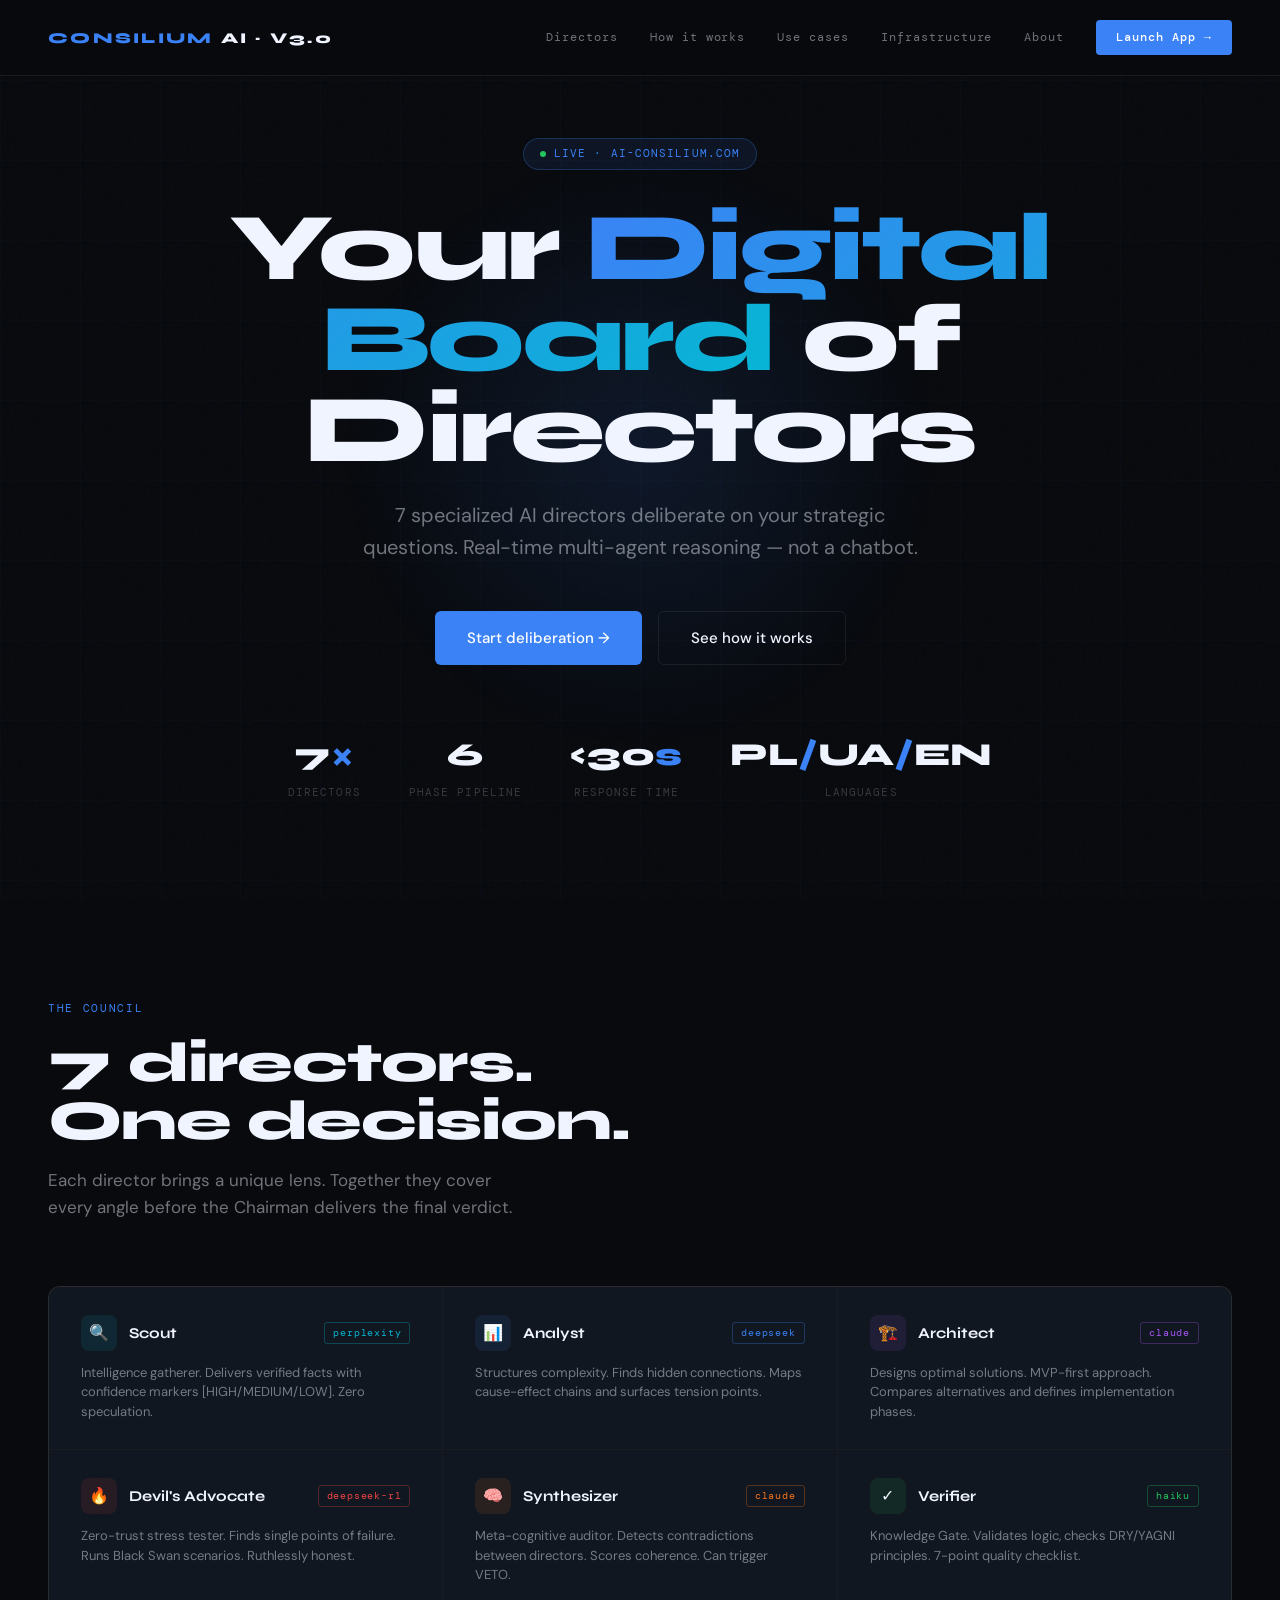
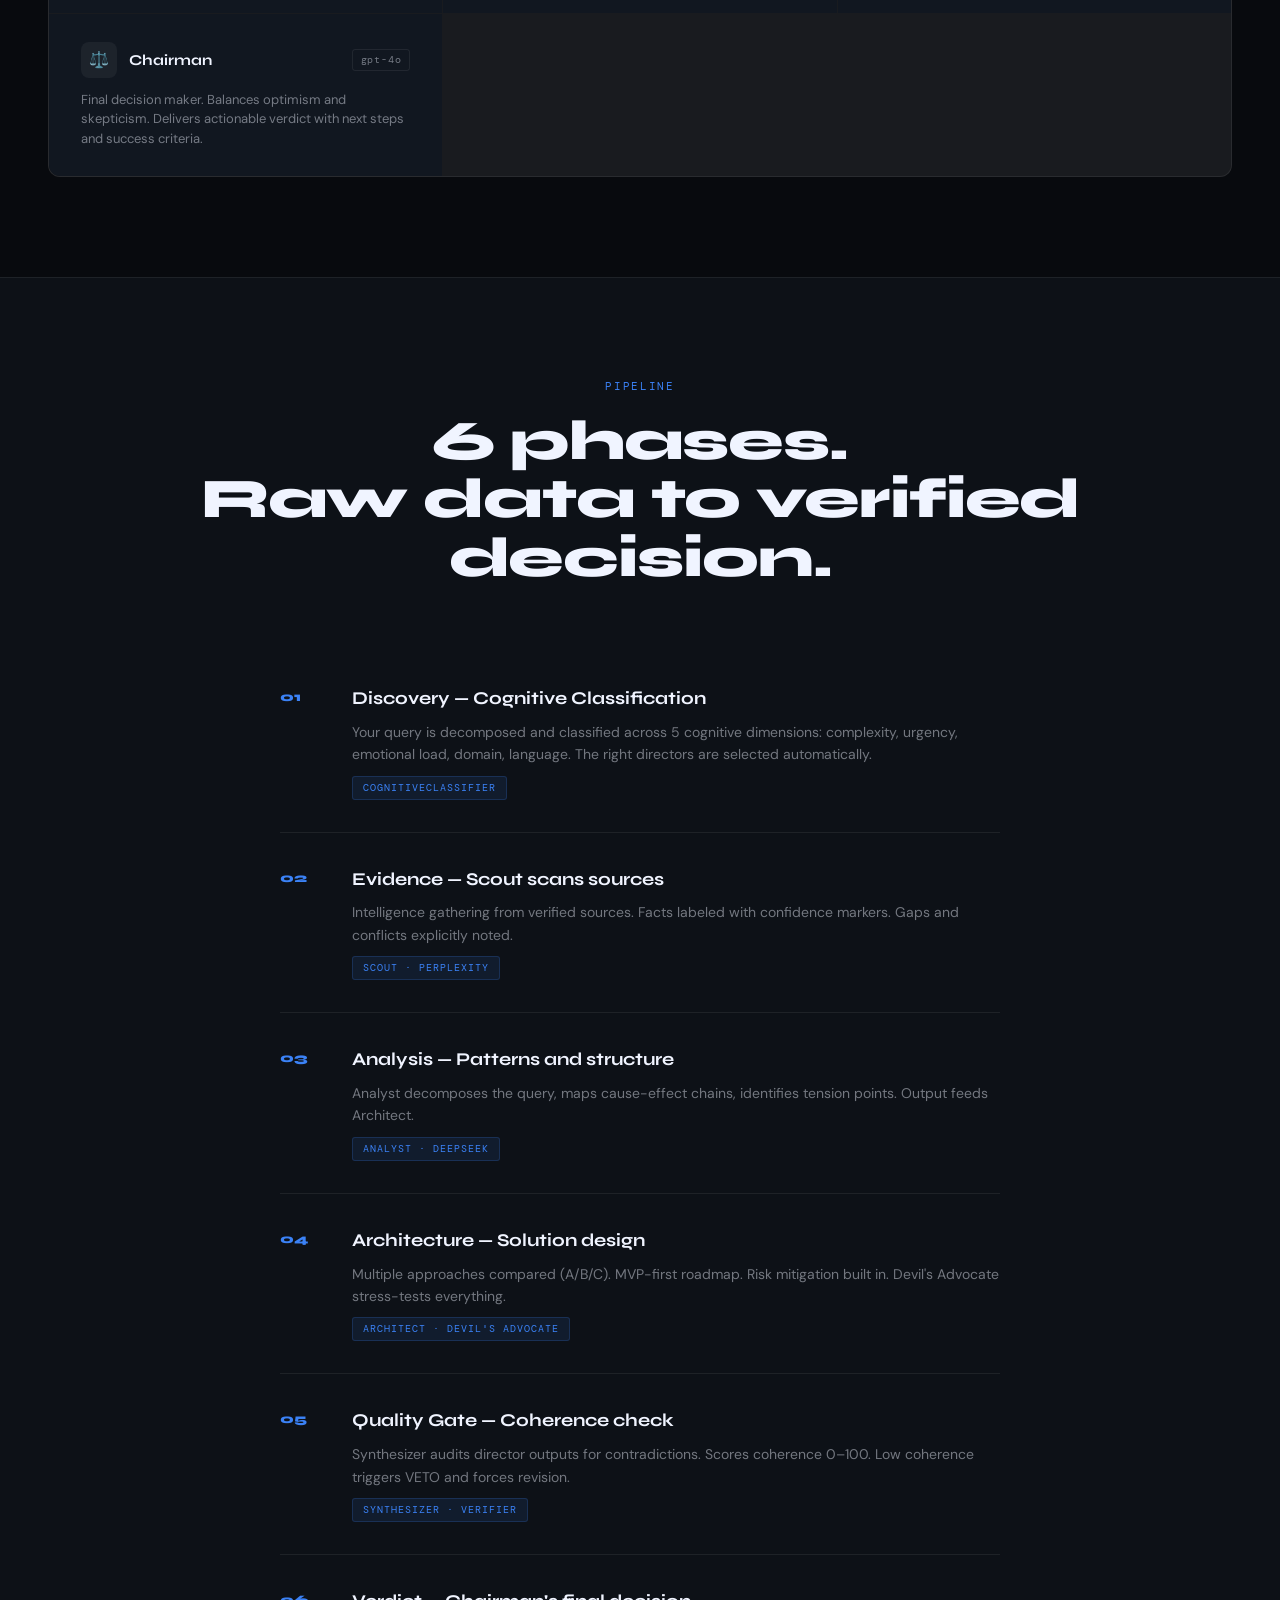
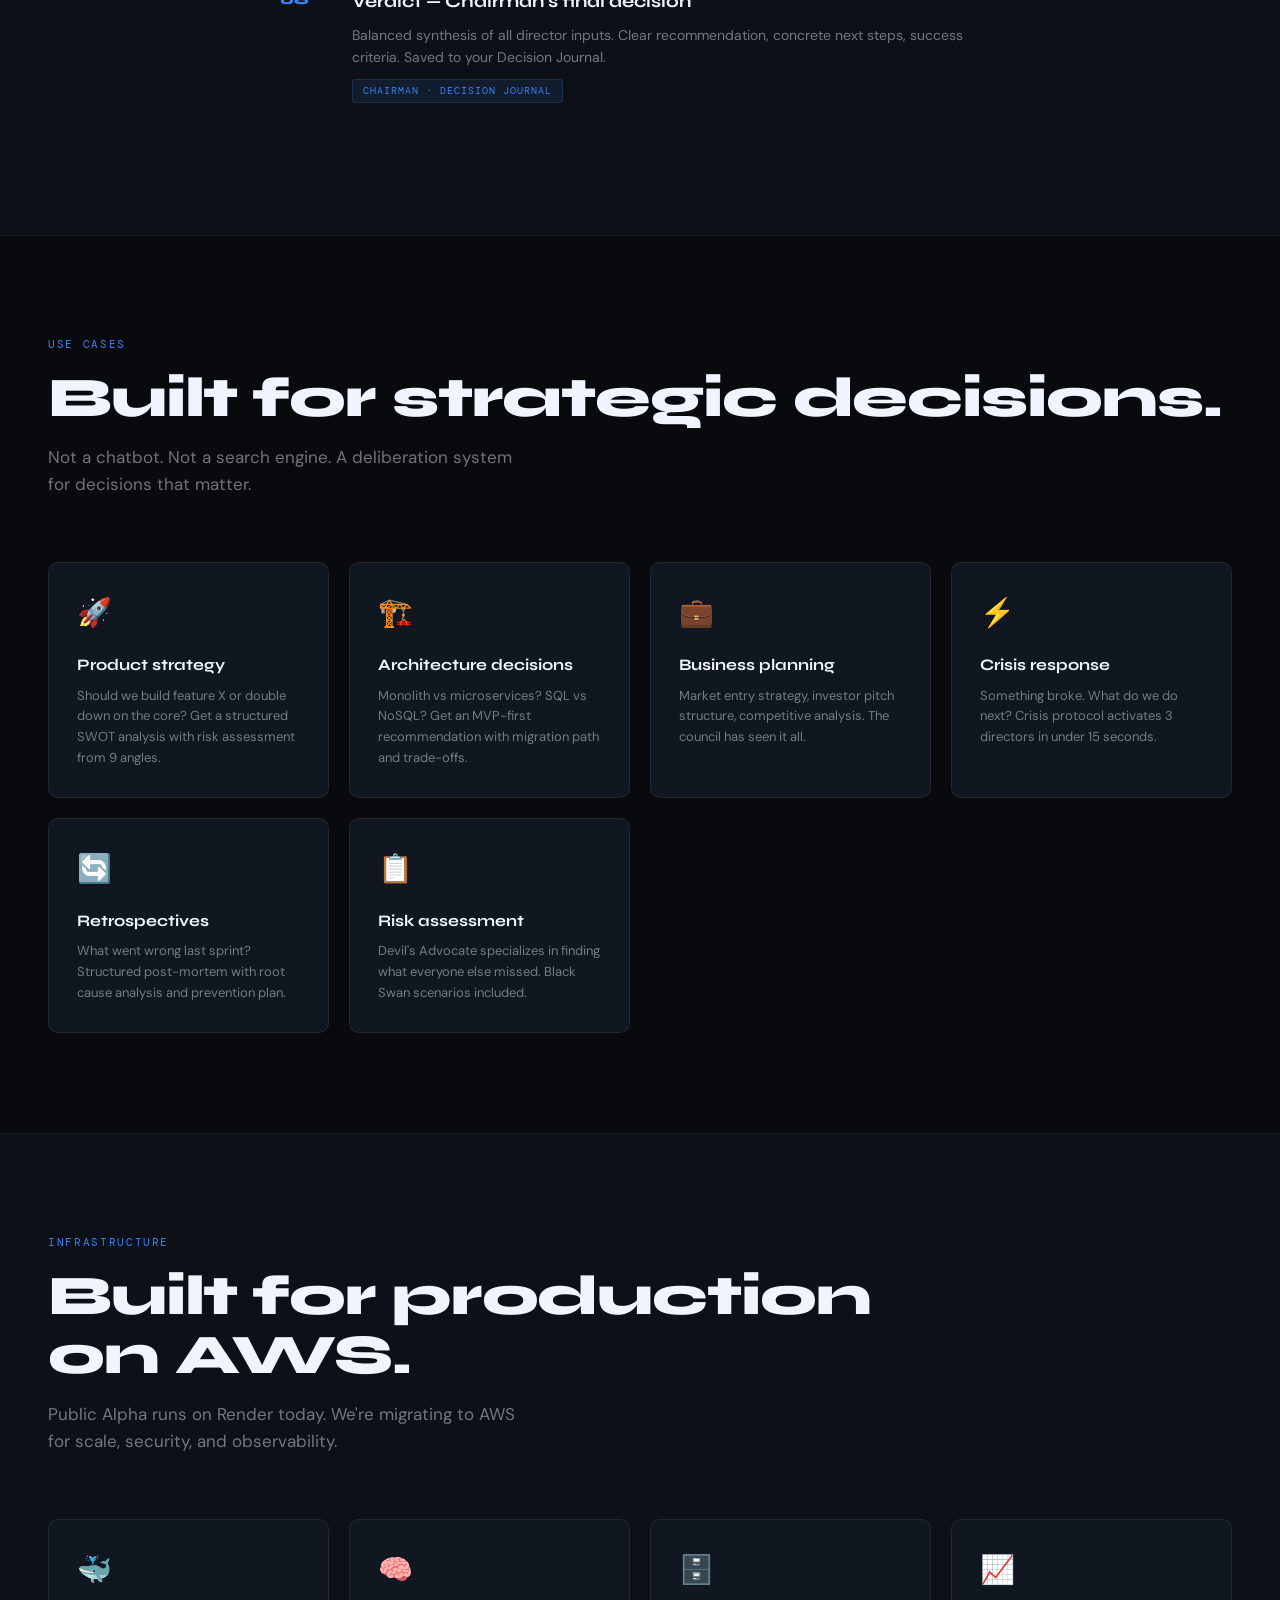
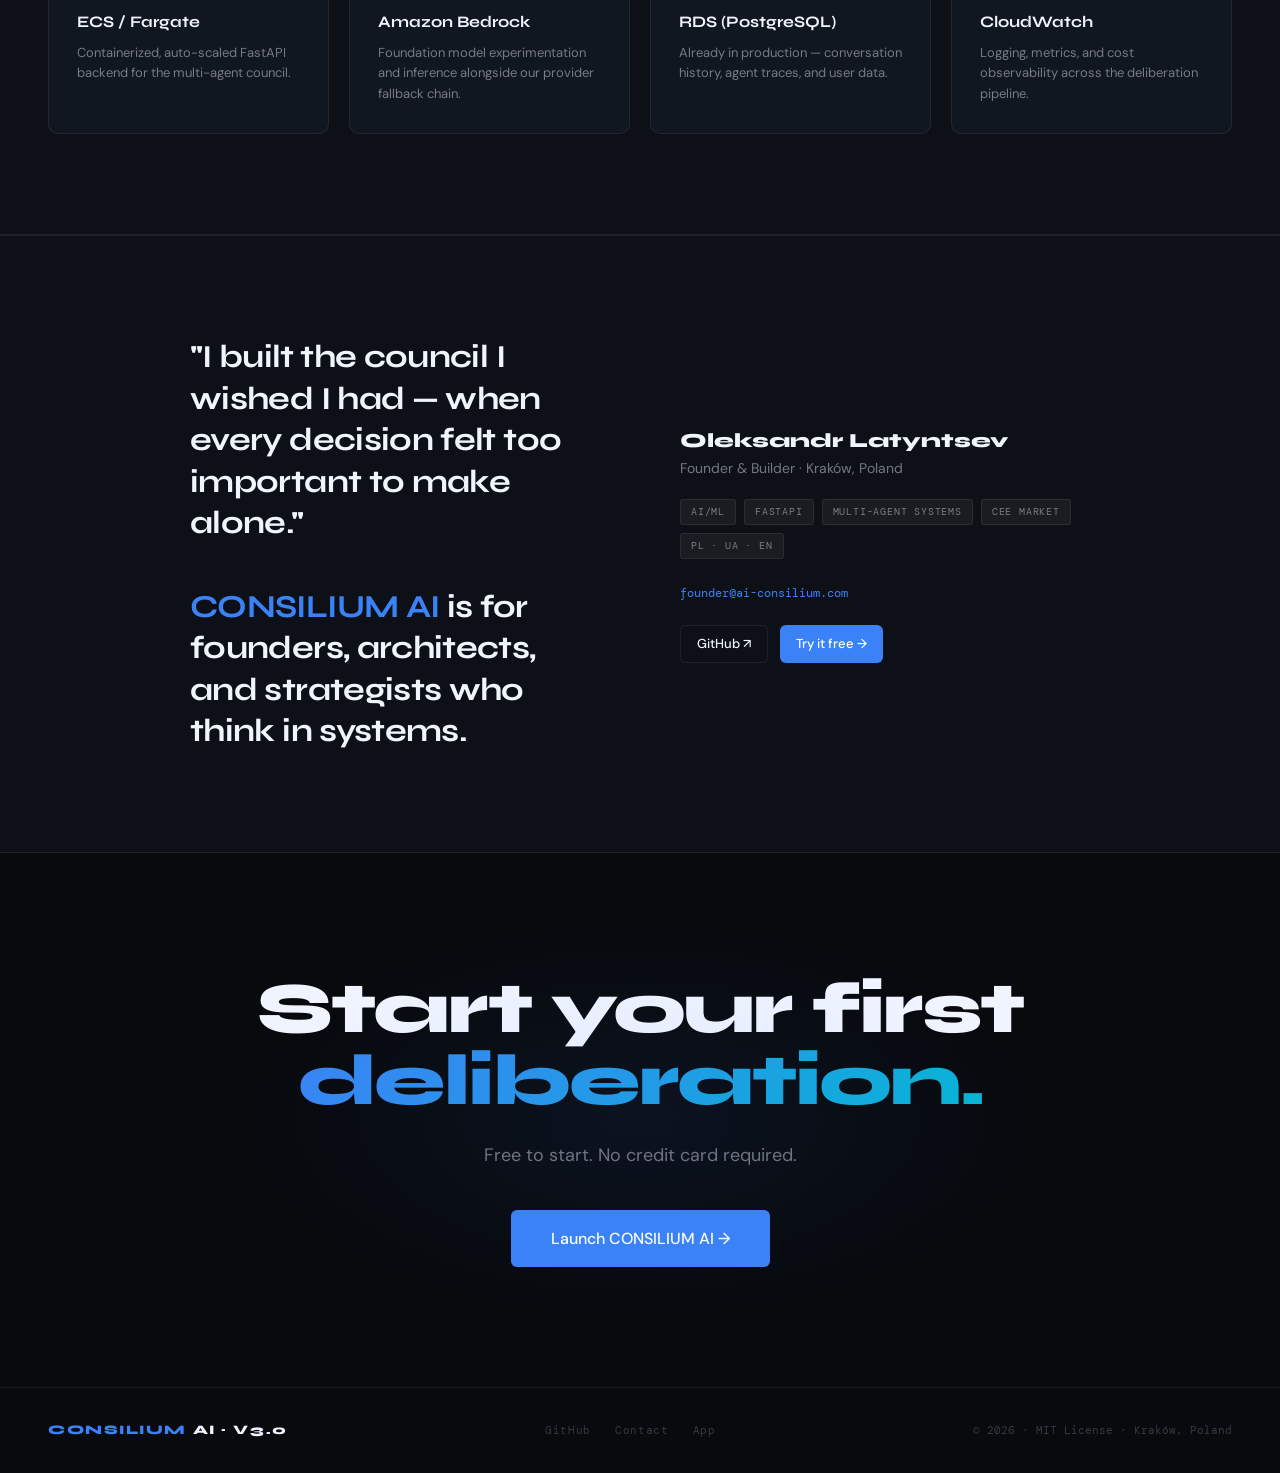
<file: landing.html>
<!DOCTYPE html>
<html lang="en">
<head>
<meta charset="UTF-8">
<meta name="viewport" content="width=device-width, initial-scale=1.0">
<title>CONSILIUM AI — Digital Board of Directors</title>
<meta name="description" content="7 specialized AI directors deliberate on your strategic decisions. Multi-agent AI system for intellectual work.">
<link rel="preconnect" href="https://fonts.googleapis.com">
<link href="https://fonts.googleapis.com/css2?family=Syne:wght@400;700;800&family=DM+Mono:wght@300;400;500&family=DM+Sans:wght@300;400;500&display=swap" rel="stylesheet">
<style>
:root {
  --black:   #080a0e;
  --surface: #0d1117;
  --card:    #111720;
  --border:  rgba(255,255,255,0.07);
  --accent:  #3b82f6;
  --cyan:    #06b6d4;
  --green:   #22c55e;
  --orange:  #f97316;
  --red:     #ef4444;
  --purple:  #a855f7;
  --white:   #f0f4ff;
  --muted:   rgba(240,244,255,0.45);
  --dim:     rgba(240,244,255,0.2);
}

*, *::before, *::after { box-sizing: border-box; margin: 0; padding: 0; }

html { scroll-behavior: smooth; }

body {
  background: var(--black);
  color: var(--white);
  font-family: 'DM Sans', sans-serif;
  font-size: 16px;
  line-height: 1.6;
  overflow-x: hidden;
}

/* ── NOISE OVERLAY ─────────────────────────────── */
body::before {
  content: '';
  position: fixed; inset: 0; z-index: 0;
  background-image: url("data:image/svg+xml,%3Csvg viewBox='0 0 256 256' xmlns='http://www.w3.org/2000/svg'%3E%3Cfilter id='noise'%3E%3CfeTurbulence type='fractalNoise' baseFrequency='0.9' numOctaves='4' stitchTiles='stitch'/%3E%3C/filter%3E%3Crect width='100%25' height='100%25' filter='url(%23noise)' opacity='0.04'/%3E%3C/svg%3E");
  pointer-events: none;
  opacity: 0.4;
}

/* ── GRID LINES ──────────────────────────────────── */
.grid-bg {
  position: fixed; inset: 0; z-index: 0;
  background-image:
    linear-gradient(rgba(59,130,246,0.03) 1px, transparent 1px),
    linear-gradient(90deg, rgba(59,130,246,0.03) 1px, transparent 1px);
  background-size: 80px 80px;
  pointer-events: none;
}

/* ── NAV ──────────────────────────────────────────── */
nav {
  position: fixed; top: 0; left: 0; right: 0; z-index: 100;
  display: flex; align-items: center; justify-content: space-between;
  padding: 20px 48px;
  border-bottom: 1px solid var(--border);
  background: rgba(8,10,14,0.85);
  backdrop-filter: blur(20px);
}
.nav-logo {
  font-family: 'Syne', sans-serif;
  font-weight: 800; font-size: 15px;
  letter-spacing: 0.15em; text-transform: uppercase;
  color: var(--white);
}
.nav-logo span { color: var(--accent); }
.nav-links { display: flex; gap: 32px; align-items: center; }
.nav-links a {
  font-family: 'DM Mono', monospace;
  font-size: 12px; letter-spacing: 0.08em;
  color: var(--muted); text-decoration: none;
  transition: color 0.2s;
}
.nav-links a:hover { color: var(--white); }
.nav-cta {
  background: var(--accent); color: #fff !important;
  padding: 8px 20px; border-radius: 4px;
  font-weight: 500 !important;
}
.nav-cta:hover { background: #2563eb !important; }

/* ── HERO ────────────────────────────────────────── */
.hero {
  position: relative; z-index: 1;
  min-height: 100vh;
  display: flex; flex-direction: column;
  align-items: center; justify-content: center;
  text-align: center;
  padding: 120px 24px 80px;
  overflow: hidden;
}

.hero-glow {
  position: absolute;
  width: 600px; height: 600px;
  background: radial-gradient(ellipse, rgba(59,130,246,0.12) 0%, transparent 70%);
  top: 50%; left: 50%; transform: translate(-50%,-50%);
  pointer-events: none;
}

.hero-badge {
  display: inline-flex; align-items: center; gap: 8px;
  background: rgba(59,130,246,0.1);
  border: 1px solid rgba(59,130,246,0.25);
  border-radius: 100px;
  padding: 6px 16px;
  font-family: 'DM Mono', monospace;
  font-size: 11px; letter-spacing: 0.1em; text-transform: uppercase;
  color: var(--accent);
  margin-bottom: 32px;
  animation: fadeUp 0.6s ease both;
}
.badge-dot {
  width: 6px; height: 6px;
  background: var(--green); border-radius: 50%;
  animation: pulse 2s infinite;
}
@keyframes pulse {
  0%,100% { opacity: 1; } 50% { opacity: 0.3; }
}

h1 {
  font-family: 'Syne', sans-serif;
  font-size: clamp(48px, 8vw, 96px);
  font-weight: 800;
  line-height: 0.95;
  letter-spacing: -0.03em;
  margin-bottom: 24px;
  animation: fadeUp 0.7s 0.1s ease both;
}
h1 em {
  font-style: normal;
  background: linear-gradient(135deg, var(--accent) 0%, var(--cyan) 100%);
  -webkit-background-clip: text; -webkit-text-fill-color: transparent;
  background-clip: text;
}

.hero-sub {
  font-size: clamp(16px, 2vw, 20px);
  color: var(--muted); max-width: 560px;
  margin: 0 auto 48px;
  animation: fadeUp 0.7s 0.2s ease both;
}

.hero-actions {
  display: flex; gap: 16px; flex-wrap: wrap; justify-content: center;
  animation: fadeUp 0.7s 0.3s ease both;
}

.btn-primary {
  background: var(--accent); color: #fff;
  padding: 14px 32px; border-radius: 6px;
  font-family: 'DM Sans', sans-serif;
  font-size: 15px; font-weight: 500;
  text-decoration: none;
  transition: background 0.2s, transform 0.1s;
  display: inline-flex; align-items: center; gap: 8px;
}
.btn-primary:hover { background: #2563eb; transform: translateY(-1px); }

.btn-ghost {
  background: transparent; color: var(--white);
  padding: 14px 32px; border-radius: 6px;
  font-size: 15px; font-weight: 500;
  text-decoration: none;
  border: 1px solid var(--border);
  transition: border-color 0.2s, transform 0.1s;
  display: inline-flex; align-items: center; gap: 8px;
}
.btn-ghost:hover { border-color: rgba(255,255,255,0.3); transform: translateY(-1px); }

.hero-meta {
  margin-top: 64px;
  display: flex; gap: 48px; justify-content: center; flex-wrap: wrap;
  animation: fadeUp 0.7s 0.4s ease both;
}
.meta-item { text-align: center; }
.meta-num {
  font-family: 'Syne', sans-serif;
  font-size: 32px; font-weight: 800;
  color: var(--white);
}
.meta-num span { color: var(--accent); }
.meta-label {
  font-family: 'DM Mono', monospace;
  font-size: 11px; letter-spacing: 0.1em; text-transform: uppercase;
  color: var(--dim); margin-top: 4px;
}

@keyframes fadeUp {
  from { opacity: 0; transform: translateY(20px); }
  to   { opacity: 1; transform: translateY(0); }
}

/* ── DIRECTORS SECTION ───────────────────────────── */
.section { position: relative; z-index: 1; padding: 100px 48px; }
.section-label {
  font-family: 'DM Mono', monospace;
  font-size: 11px; letter-spacing: 0.15em; text-transform: uppercase;
  color: var(--accent); margin-bottom: 16px;
}
.section-title {
  font-family: 'Syne', sans-serif;
  font-size: clamp(32px, 5vw, 56px); font-weight: 800;
  line-height: 1.05; letter-spacing: -0.02em;
  margin-bottom: 16px;
}
.section-sub { color: var(--muted); max-width: 480px; font-size: 17px; }

.directors-grid {
  display: grid;
  grid-template-columns: repeat(auto-fill, minmax(300px, 1fr));
  gap: 1px;
  margin-top: 64px;
  border: 1px solid var(--border);
  border-radius: 12px;
  overflow: hidden;
  background: var(--border);
}
.director-card {
  background: var(--card);
  padding: 28px 32px;
  transition: background 0.2s;
  cursor: default;
}
.director-card:hover { background: #161d28; }
.dir-header { display: flex; align-items: center; gap: 12px; margin-bottom: 12px; }
.dir-icon {
  width: 36px; height: 36px; border-radius: 8px;
  display: flex; align-items: center; justify-content: center;
  font-size: 16px;
  flex-shrink: 0;
}
.dir-name {
  font-family: 'Syne', sans-serif;
  font-weight: 700; font-size: 15px;
}
.dir-model {
  font-family: 'DM Mono', monospace;
  font-size: 10px; letter-spacing: 0.08em;
  margin-left: auto; padding: 2px 8px;
  border-radius: 3px; border: 1px solid;
}
.dir-desc { color: var(--muted); font-size: 13px; line-height: 1.5; }

/* ── HOW IT WORKS ────────────────────────────────── */
.pipeline {
  display: flex; flex-direction: column; gap: 0;
  max-width: 720px; margin: 64px auto 0;
}
.pipe-step {
  display: grid; grid-template-columns: 48px 1fr;
  gap: 24px; padding: 32px 0;
  border-bottom: 1px solid var(--border);
  position: relative;
}
.pipe-step:last-child { border-bottom: none; }
.pipe-num {
  font-family: 'Syne', sans-serif;
  font-size: 13px; font-weight: 800;
  color: var(--accent);
  padding-top: 3px;
}
.pipe-title {
  font-family: 'Syne', sans-serif;
  font-weight: 700; font-size: 18px; margin-bottom: 8px;
}
.pipe-desc { color: var(--muted); font-size: 14px; }
.pipe-tag {
  display: inline-block; margin-top: 10px;
  font-family: 'DM Mono', monospace; font-size: 10px;
  letter-spacing: 0.1em; text-transform: uppercase;
  padding: 3px 10px; border-radius: 3px;
  background: rgba(59,130,246,0.1); color: var(--accent);
  border: 1px solid rgba(59,130,246,0.2);
}

/* ── USE CASES ────────────────────────────────────── */
.cases-grid {
  display: grid; grid-template-columns: repeat(auto-fill, minmax(280px, 1fr));
  gap: 20px; margin-top: 64px;
}
.case-card {
  background: var(--card);
  border: 1px solid var(--border);
  border-radius: 10px; padding: 28px;
  transition: border-color 0.2s, transform 0.2s;
}
.case-card:hover { border-color: rgba(59,130,246,0.3); transform: translateY(-2px); }
.case-icon { font-size: 28px; margin-bottom: 16px; }
.case-title { font-family: 'Syne', sans-serif; font-weight: 700; font-size: 16px; margin-bottom: 8px; }
.case-desc { color: var(--muted); font-size: 13px; line-height: 1.6; }

/* ── FOUNDER ─────────────────────────────────────── */
.founder-section {
  position: relative; z-index: 1;
  padding: 100px 48px;
  background: var(--surface);
  border-top: 1px solid var(--border);
  border-bottom: 1px solid var(--border);
}
.founder-inner {
  max-width: 900px; margin: 0 auto;
  display: grid; grid-template-columns: 1fr 1fr; gap: 80px; align-items: center;
}
.founder-quote {
  font-family: 'Syne', sans-serif;
  font-size: clamp(22px, 3vw, 32px); font-weight: 700;
  line-height: 1.3; letter-spacing: -0.02em;
  color: var(--white);
}
.founder-quote em {
  font-style: normal; color: var(--accent);
}
.founder-info { display: flex; flex-direction: column; gap: 20px; }
.founder-name {
  font-family: 'Syne', sans-serif;
  font-weight: 800; font-size: 20px;
}
.founder-title { color: var(--muted); font-size: 14px; }
.founder-tags { display: flex; flex-wrap: wrap; gap: 8px; }
.f-tag {
  font-family: 'DM Mono', monospace; font-size: 10px;
  letter-spacing: 0.08em; text-transform: uppercase;
  padding: 4px 10px; border-radius: 3px;
  background: rgba(255,255,255,0.05);
  border: 1px solid var(--border);
  color: var(--muted);
}
.founder-contact {
  font-family: 'DM Mono', monospace; font-size: 12px;
  color: var(--accent); text-decoration: none;
}

/* ── CTA SECTION ─────────────────────────────────── */
.cta-section {
  position: relative; z-index: 1;
  padding: 120px 48px; text-align: center;
  overflow: hidden;
}
.cta-glow {
  position: absolute;
  width: 800px; height: 400px;
  background: radial-gradient(ellipse, rgba(59,130,246,0.08) 0%, transparent 70%);
  top: 50%; left: 50%; transform: translate(-50%,-50%);
  pointer-events: none;
}
.cta-title {
  font-family: 'Syne', sans-serif;
  font-size: clamp(36px, 6vw, 72px); font-weight: 800;
  line-height: 1; letter-spacing: -0.03em;
  margin-bottom: 24px;
}
.cta-sub { color: var(--muted); font-size: 18px; margin-bottom: 40px; }

/* ── FOOTER ──────────────────────────────────────── */
footer {
  position: relative; z-index: 1;
  border-top: 1px solid var(--border);
  padding: 32px 48px;
  display: flex; align-items: center; justify-content: space-between;
  flex-wrap: wrap; gap: 16px;
}
.footer-logo {
  font-family: 'Syne', sans-serif; font-weight: 800; font-size: 13px;
  letter-spacing: 0.12em; text-transform: uppercase;
}
.footer-logo span { color: var(--accent); }
.footer-links { display: flex; gap: 24px; flex-wrap: wrap; }
.footer-links a {
  font-family: 'DM Mono', monospace; font-size: 11px;
  letter-spacing: 0.06em; color: var(--dim); text-decoration: none;
}
.footer-links a:hover { color: var(--muted); }
.footer-right {
  font-family: 'DM Mono', monospace; font-size: 11px;
  color: var(--dim);
}

/* ── MOBILE ──────────────────────────────────────── */
@media (max-width: 768px) {
  nav { padding: 16px 20px; }
  .nav-links { display: none; }
  .section { padding: 64px 20px; }
  .founder-inner { grid-template-columns: 1fr; gap: 40px; }
  footer { padding: 24px 20px; flex-direction: column; gap: 12px; }
}
</style>
</head>
<body>

<div class="grid-bg"></div>

<!-- NAV -->
<nav>
  <div class="nav-logo"><span>CONSILIUM</span> AI · v3.0</div>
  <div class="nav-links">
    <a href="#directors">Directors</a>
    <a href="#how">How it works</a>
    <a href="#cases">Use cases</a>
    <a href="#aws">Infrastructure</a>
    <a href="#founder">About</a>
    <a href="https://ai-consilium.com" class="nav-cta">Launch App →</a>
  </div>
</nav>

<!-- HERO -->
<section class="hero">
  <div class="hero-glow"></div>

  <div class="hero-badge">
    <span class="badge-dot"></span>
    Live · ai-consilium.com
  </div>

  <h1>Your <em>Digital<br>Board</em> of<br>Directors</h1>

  <p class="hero-sub">
    7 specialized AI directors deliberate on your strategic questions.
    Real-time multi-agent reasoning — not a chatbot.
  </p>

  <div class="hero-actions">
    <a href="https://ai-consilium.com" class="btn-primary">
      Start deliberation →
    </a>
    <a href="#how" class="btn-ghost">
      See how it works
    </a>
  </div>

  <div class="hero-meta">
    <div class="meta-item">
      <div class="meta-num">7<span>×</span></div>
      <div class="meta-label">Directors</div>
    </div>
    <div class="meta-item">
      <div class="meta-num">6</div>
      <div class="meta-label">Phase pipeline</div>
    </div>
    <div class="meta-item">
      <div class="meta-num">&lt;30<span>s</span></div>
      <div class="meta-label">Response time</div>
    </div>
    <div class="meta-item">
      <div class="meta-num">PL<span>/</span>UA<span>/</span>EN</div>
      <div class="meta-label">Languages</div>
    </div>
  </div>
</section>

<!-- DIRECTORS -->
<section class="section" id="directors">
  <div style="max-width:1200px; margin:0 auto;">
    <div class="section-label">The Council</div>
    <h2 class="section-title">7 directors.<br>One decision.</h2>
    <p class="section-sub">Each director brings a unique lens. Together they cover every angle before the Chairman delivers the final verdict.</p>

    <div class="directors-grid">
      <div class="director-card">
        <div class="dir-header">
          <div class="dir-icon" style="background:rgba(6,182,212,0.1);">🔍</div>
          <div class="dir-name">Scout</div>
          <div class="dir-model" style="color:var(--cyan);border-color:rgba(6,182,212,0.3);">perplexity</div>
        </div>
        <div class="dir-desc">Intelligence gatherer. Delivers verified facts with confidence markers [HIGH/MEDIUM/LOW]. Zero speculation.</div>
      </div>

      <div class="director-card">
        <div class="dir-header">
          <div class="dir-icon" style="background:rgba(59,130,246,0.1);">📊</div>
          <div class="dir-name">Analyst</div>
          <div class="dir-model" style="color:var(--accent);border-color:rgba(59,130,246,0.3);">deepseek</div>
        </div>
        <div class="dir-desc">Structures complexity. Finds hidden connections. Maps cause-effect chains and surfaces tension points.</div>
      </div>

      <div class="director-card">
        <div class="dir-header">
          <div class="dir-icon" style="background:rgba(168,85,247,0.1);">🏗️</div>
          <div class="dir-name">Architect</div>
          <div class="dir-model" style="color:var(--purple);border-color:rgba(168,85,247,0.3);">claude</div>
        </div>
        <div class="dir-desc">Designs optimal solutions. MVP-first approach. Compares alternatives and defines implementation phases.</div>
      </div>

      <div class="director-card">
        <div class="dir-header">
          <div class="dir-icon" style="background:rgba(239,68,68,0.1);">🔥</div>
          <div class="dir-name">Devil's Advocate</div>
          <div class="dir-model" style="color:var(--red);border-color:rgba(239,68,68,0.3);">deepseek-r1</div>
        </div>
        <div class="dir-desc">Zero-trust stress tester. Finds single points of failure. Runs Black Swan scenarios. Ruthlessly honest.</div>
      </div>

      <div class="director-card">
        <div class="dir-header">
          <div class="dir-icon" style="background:rgba(249,115,22,0.1);">🧠</div>
          <div class="dir-name">Synthesizer</div>
          <div class="dir-model" style="color:var(--orange);border-color:rgba(249,115,22,0.3);">claude</div>
        </div>
        <div class="dir-desc">Meta-cognitive auditor. Detects contradictions between directors. Scores coherence. Can trigger VETO.</div>
      </div>

      <div class="director-card">
        <div class="dir-header">
          <div class="dir-icon" style="background:rgba(34,197,94,0.1);">✓</div>
          <div class="dir-name">Verifier</div>
          <div class="dir-model" style="color:var(--green);border-color:rgba(34,197,94,0.3);">haiku</div>
        </div>
        <div class="dir-desc">Knowledge Gate. Validates logic, checks DRY/YAGNI principles. 7-point quality checklist.</div>
      </div>

      <div class="director-card" style="grid-column: span 1;">
        <div class="dir-header">
          <div class="dir-icon" style="background:rgba(240,244,255,0.05);">⚖️</div>
          <div class="dir-name">Chairman</div>
          <div class="dir-model" style="color:var(--muted);border-color:var(--border);">gpt-4o</div>
        </div>
        <div class="dir-desc">Final decision maker. Balances optimism and skepticism. Delivers actionable verdict with next steps and success criteria.</div>
      </div>
    </div>
  </div>
</section>

<!-- HOW IT WORKS -->
<section class="section" id="how" style="background:var(--surface); border-top:1px solid var(--border); border-bottom:1px solid var(--border);">
  <div style="max-width:900px; margin:0 auto; text-align:center;">
    <div class="section-label">Pipeline</div>
    <h2 class="section-title">6 phases.<br>Raw data to verified decision.</h2>
  </div>

  <div class="pipeline">
    <div class="pipe-step">
      <div class="pipe-num">01</div>
      <div>
        <div class="pipe-title">Discovery — Cognitive Classification</div>
        <div class="pipe-desc">Your query is decomposed and classified across 5 cognitive dimensions: complexity, urgency, emotional load, domain, language. The right directors are selected automatically.</div>
        <span class="pipe-tag">CognitiveClassifier</span>
      </div>
    </div>
    <div class="pipe-step">
      <div class="pipe-num">02</div>
      <div>
        <div class="pipe-title">Evidence — Scout scans sources</div>
        <div class="pipe-desc">Intelligence gathering from verified sources. Facts labeled with confidence markers. Gaps and conflicts explicitly noted.</div>
        <span class="pipe-tag">Scout · Perplexity</span>
      </div>
    </div>
    <div class="pipe-step">
      <div class="pipe-num">03</div>
      <div>
        <div class="pipe-title">Analysis — Patterns and structure</div>
        <div class="pipe-desc">Analyst decomposes the query, maps cause-effect chains, identifies tension points. Output feeds Architect.</div>
        <span class="pipe-tag">Analyst · DeepSeek</span>
      </div>
    </div>
    <div class="pipe-step">
      <div class="pipe-num">04</div>
      <div>
        <div class="pipe-title">Architecture — Solution design</div>
        <div class="pipe-desc">Multiple approaches compared (A/B/C). MVP-first roadmap. Risk mitigation built in. Devil's Advocate stress-tests everything.</div>
        <span class="pipe-tag">Architect · Devil's Advocate</span>
      </div>
    </div>
    <div class="pipe-step">
      <div class="pipe-num">05</div>
      <div>
        <div class="pipe-title">Quality Gate — Coherence check</div>
        <div class="pipe-desc">Synthesizer audits director outputs for contradictions. Scores coherence 0–100. Low coherence triggers VETO and forces revision.</div>
        <span class="pipe-tag">Synthesizer · Verifier</span>
      </div>
    </div>
    <div class="pipe-step">
      <div class="pipe-num">06</div>
      <div>
        <div class="pipe-title">Verdict — Chairman's final decision</div>
        <div class="pipe-desc">Balanced synthesis of all director inputs. Clear recommendation, concrete next steps, success criteria. Saved to your Decision Journal.</div>
        <span class="pipe-tag">Chairman · Decision Journal</span>
      </div>
    </div>
  </div>
</section>

<!-- USE CASES -->
<section class="section" id="cases">
  <div style="max-width:1200px; margin:0 auto;">
    <div class="section-label">Use Cases</div>
    <h2 class="section-title">Built for strategic decisions.</h2>
    <p class="section-sub">Not a chatbot. Not a search engine. A deliberation system for decisions that matter.</p>

    <div class="cases-grid">
      <div class="case-card">
        <div class="case-icon">🚀</div>
        <div class="case-title">Product strategy</div>
        <div class="case-desc">Should we build feature X or double down on the core? Get a structured SWOT analysis with risk assessment from 9 angles.</div>
      </div>
      <div class="case-card">
        <div class="case-icon">🏗️</div>
        <div class="case-title">Architecture decisions</div>
        <div class="case-desc">Monolith vs microservices? SQL vs NoSQL? Get an MVP-first recommendation with migration path and trade-offs.</div>
      </div>
      <div class="case-card">
        <div class="case-icon">💼</div>
        <div class="case-title">Business planning</div>
        <div class="case-desc">Market entry strategy, investor pitch structure, competitive analysis. The council has seen it all.</div>
      </div>
      <div class="case-card">
        <div class="case-icon">⚡</div>
        <div class="case-title">Crisis response</div>
        <div class="case-desc">Something broke. What do we do next? Crisis protocol activates 3 directors in under 15 seconds.</div>
      </div>
      <div class="case-card">
        <div class="case-icon">🔄</div>
        <div class="case-title">Retrospectives</div>
        <div class="case-desc">What went wrong last sprint? Structured post-mortem with root cause analysis and prevention plan.</div>
      </div>
      <div class="case-card">
        <div class="case-icon">📋</div>
        <div class="case-title">Risk assessment</div>
        <div class="case-desc">Devil's Advocate specializes in finding what everyone else missed. Black Swan scenarios included.</div>
      </div>
    </div>
  </div>
</section>

<!-- WHY AWS -->
<section class="section" id="aws" style="background:var(--surface); border-top:1px solid var(--border); border-bottom:1px solid var(--border);">
  <div style="max-width:1200px; margin:0 auto;">
    <div class="section-label">Infrastructure</div>
    <h2 class="section-title">Built for production<br>on AWS.</h2>
    <p class="section-sub">Public Alpha runs on Render today. We're migrating to AWS for scale, security, and observability.</p>

    <div class="cases-grid">
      <div class="case-card">
        <div class="case-icon">🐳</div>
        <div class="case-title">ECS / Fargate</div>
        <div class="case-desc">Containerized, auto-scaled FastAPI backend for the multi-agent council.</div>
      </div>
      <div class="case-card">
        <div class="case-icon">🧠</div>
        <div class="case-title">Amazon Bedrock</div>
        <div class="case-desc">Foundation model experimentation and inference alongside our provider fallback chain.</div>
      </div>
      <div class="case-card">
        <div class="case-icon">🗄️</div>
        <div class="case-title">RDS (PostgreSQL)</div>
        <div class="case-desc">Already in production — conversation history, agent traces, and user data.</div>
      </div>
      <div class="case-card">
        <div class="case-icon">📈</div>
        <div class="case-title">CloudWatch</div>
        <div class="case-desc">Logging, metrics, and cost observability across the deliberation pipeline.</div>
      </div>
    </div>
  </div>
</section>

<!-- FOUNDER -->
<section class="founder-section" id="founder">
  <div class="founder-inner">
    <div class="founder-quote">
      "I built the council I wished I had — when every decision felt too important to make alone."
      <br><br>
      <em>CONSILIUM AI</em> is for founders, architects, and strategists who think in systems.
    </div>
    <div class="founder-info">
      <div>
        <div class="founder-name">Oleksandr Latyntsev</div>
        <div class="founder-title">Founder & Builder · Kraków, Poland</div>
      </div>
      <div class="founder-tags">
        <span class="f-tag">AI/ML</span>
        <span class="f-tag">FastAPI</span>
        <span class="f-tag">Multi-agent systems</span>
        <span class="f-tag">CEE market</span>
        <span class="f-tag">PL · UA · EN</span>
      </div>
      <div>
        <a href="mailto:founder@ai-consilium.com" class="founder-contact">founder@ai-consilium.com</a>
      </div>
      <div style="display:flex; gap:12px; flex-wrap:wrap;">
        <a href="https://github.com/autoalexai-sketch/CONSILIUM-AI" class="btn-ghost" style="font-size:13px; padding:8px 16px;">
          GitHub ↗
        </a>
        <a href="https://ai-consilium.com" class="btn-primary" style="font-size:13px; padding:8px 16px;">
          Try it free →
        </a>
      </div>
    </div>
  </div>
</section>

<!-- CTA -->
<section class="cta-section">
  <div class="cta-glow"></div>
  <div class="cta-title">Start your first<br><em style="background:linear-gradient(135deg,var(--accent),var(--cyan));-webkit-background-clip:text;-webkit-text-fill-color:transparent;background-clip:text;font-style:normal;">deliberation.</em></div>
  <p class="cta-sub">Free to start. No credit card required.</p>
  <a href="https://ai-consilium.com" class="btn-primary" style="font-size:16px; padding:16px 40px;">
    Launch CONSILIUM AI →
  </a>
</section>

<!-- FOOTER -->
<footer>
  <div class="footer-logo"><span>CONSILIUM</span> AI · v3.0</div>
  <div class="footer-links">
    <a href="https://github.com/autoalexai-sketch/CONSILIUM-AI">GitHub</a>
    <a href="mailto:founder@ai-consilium.com">Contact</a>
    <a href="https://ai-consilium.com">App</a>
  </div>
  <div class="footer-right">© 2026 · MIT License · Kraków, Poland</div>
</footer>

</body>
</html>
</file>
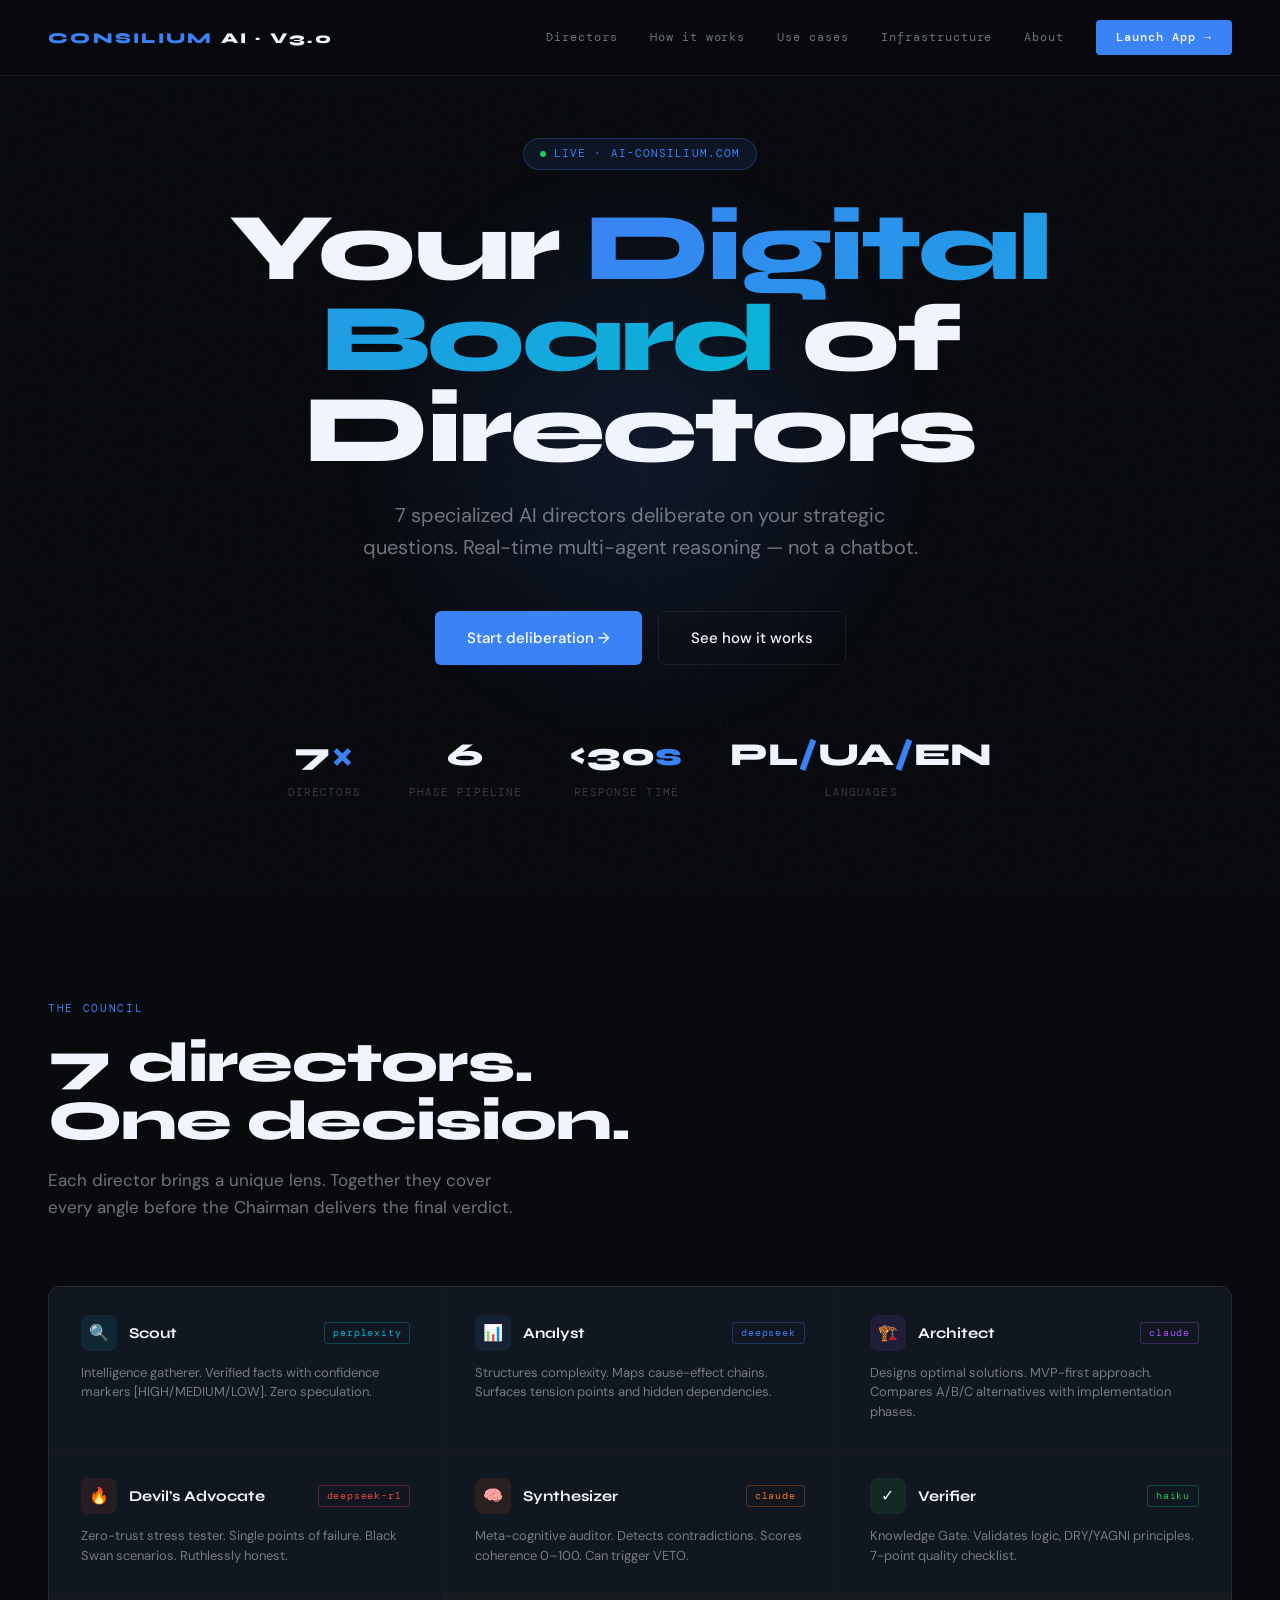
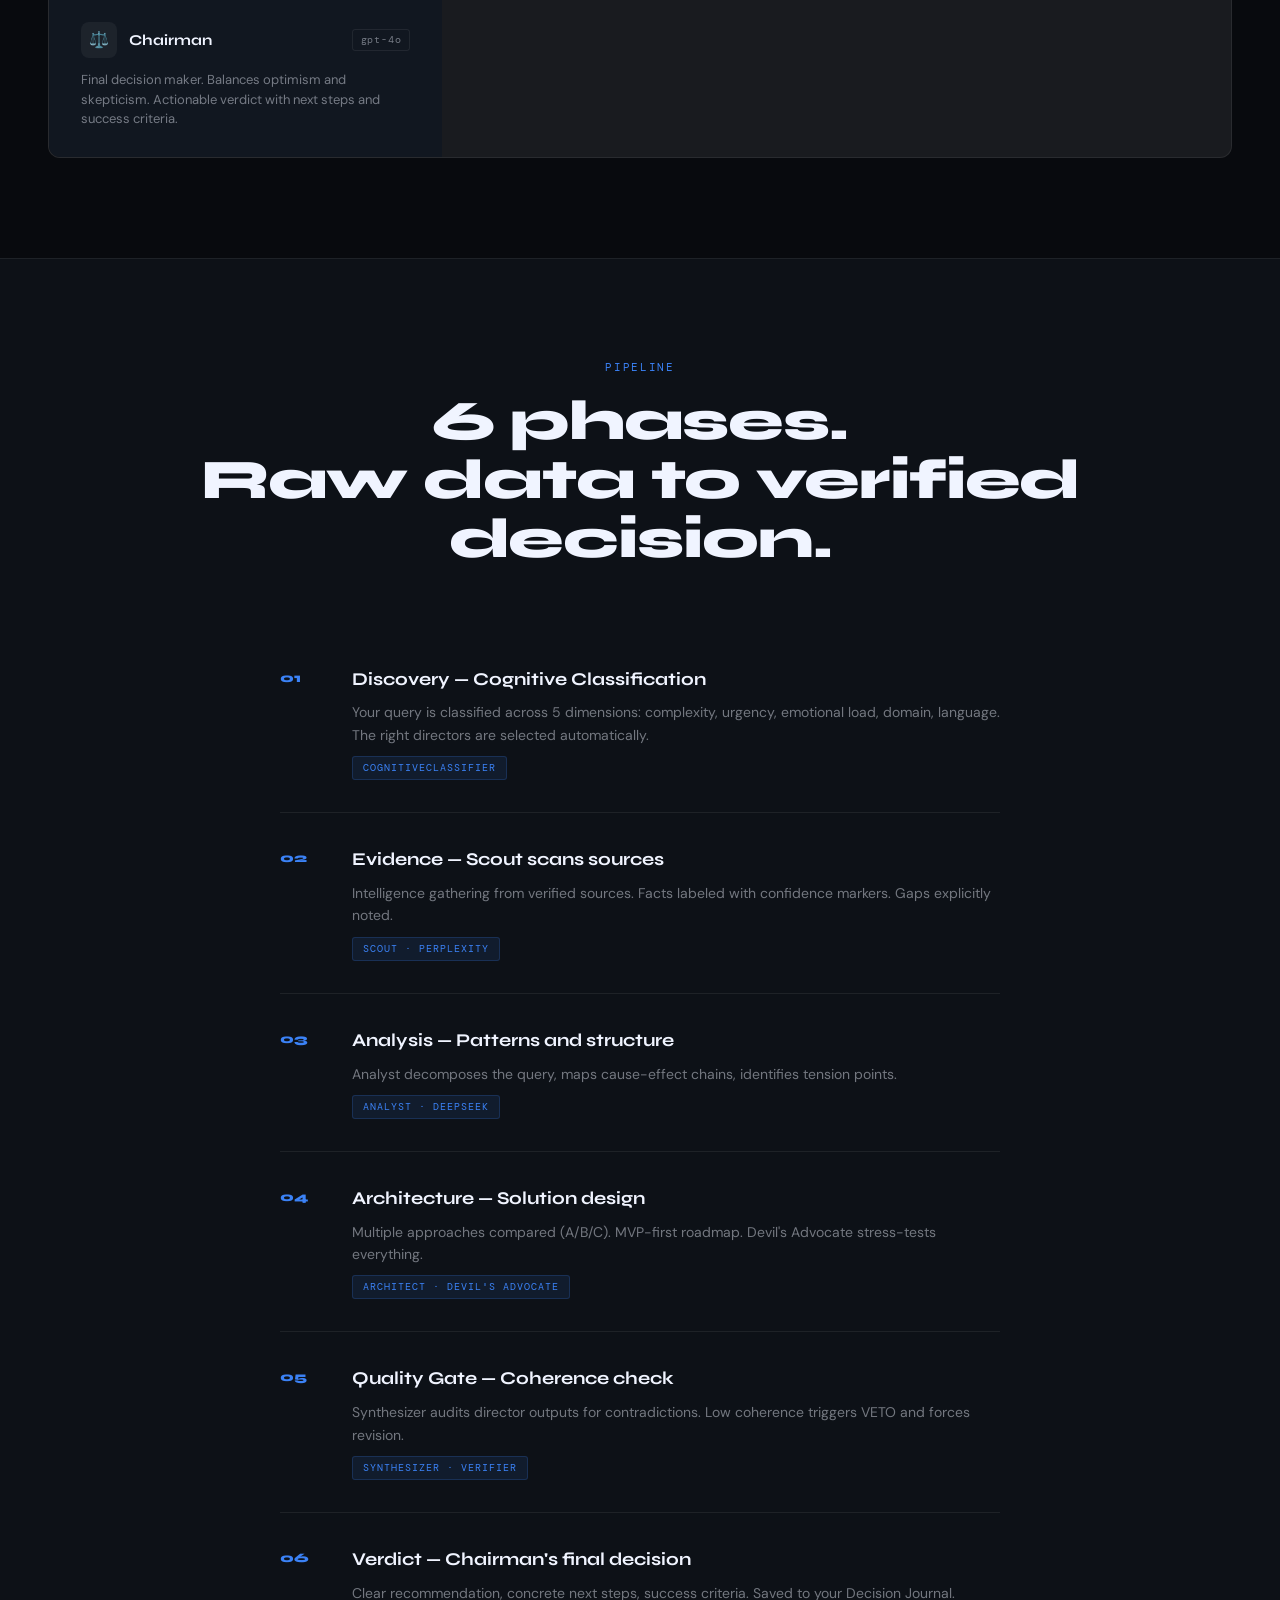
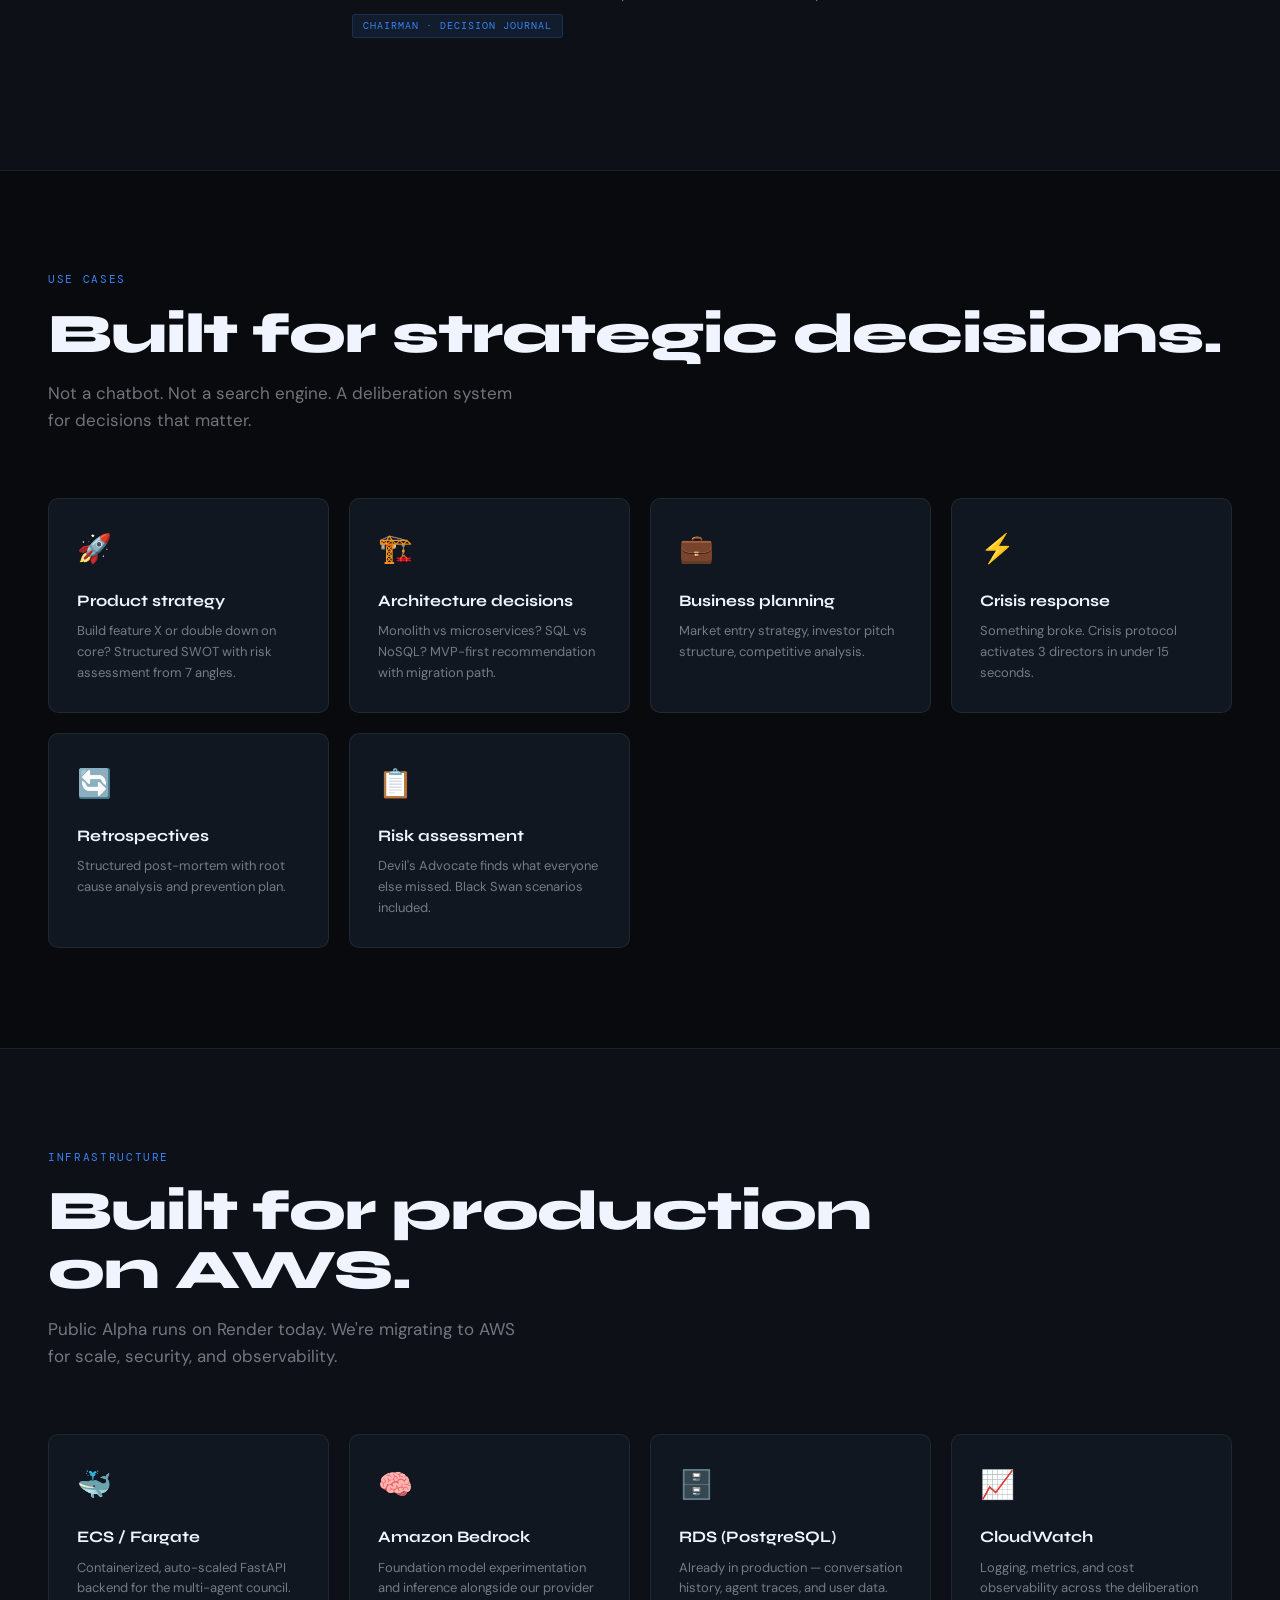
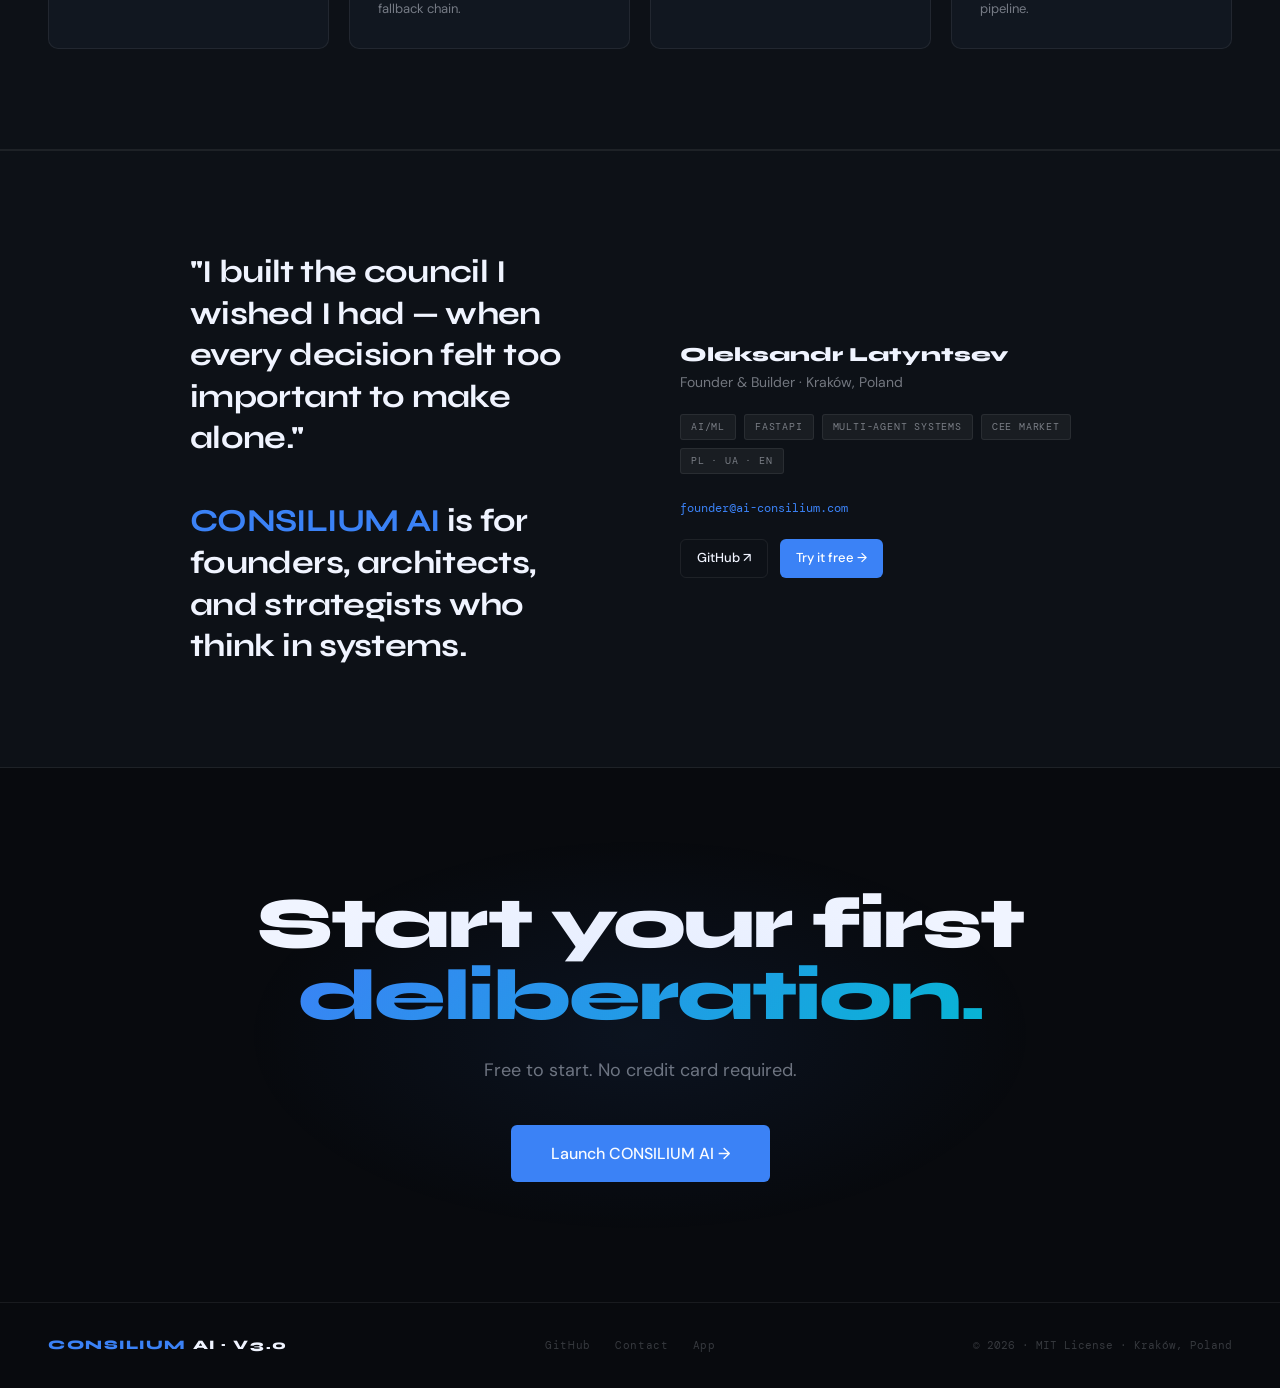
<file: frontend/landing.html>
<!DOCTYPE html>
<html lang="en">
<head>
<meta charset="UTF-8">
<meta name="viewport" content="width=device-width, initial-scale=1.0">
<title>CONSILIUM AI — Digital Board of Directors</title>
<meta name="description" content="7 specialized AI directors deliberate on your strategic decisions. Multi-agent AI system for intellectual work.">
<link rel="preconnect" href="https://fonts.googleapis.com">
<link href="https://fonts.googleapis.com/css2?family=Syne:wght@400;700;800&family=DM+Mono:wght@300;400;500&family=DM+Sans:wght@300;400;500&display=swap" rel="stylesheet">
<style>
:root {
  --black:   #080a0e;
  --surface: #0d1117;
  --card:    #111720;
  --border:  rgba(255,255,255,0.07);
  --accent:  #3b82f6;
  --cyan:    #06b6d4;
  --green:   #22c55e;
  --orange:  #f97316;
  --red:     #ef4444;
  --purple:  #a855f7;
  --white:   #f0f4ff;
  --muted:   rgba(240,244,255,0.45);
  --dim:     rgba(240,244,255,0.2);
}
*, *::before, *::after { box-sizing: border-box; margin: 0; padding: 0; }
html { scroll-behavior: smooth; }
body {
  background: var(--black);
  color: var(--white);
  font-family: 'DM Sans', sans-serif;
  font-size: 16px;
  line-height: 1.6;
  overflow-x: hidden;
}
body::before {
  content: '';
  position: fixed; inset: 0; z-index: 0;
  background-image: url("data:image/svg+xml,%3Csvg viewBox='0 0 256 256' xmlns='http://www.w3.org/2000/svg'%3E%3Cfilter id='noise'%3E%3CfeTurbulence type='fractalNoise' baseFrequency='0.9' numOctaves='4' stitchTiles='stitch'/%3E%3C/filter%3E%3Crect width='100%25' height='100%25' filter='url(%23noise)' opacity='0.04'/%3E%3C/svg%3E");
  pointer-events: none; opacity: 0.4;
}
.grid-bg {
  position: fixed; inset: 0; z-index: 0;
  background-image:
    linear-gradient(rgba(59,130,246,0.03) 1px, transparent 1px),
    linear-gradient(90deg, rgba(59,130,246,0.03) 1px, transparent 1px);
  background-size: 80px 80px;
  pointer-events: none;
}
nav {
  position: fixed; top: 0; left: 0; right: 0; z-index: 100;
  display: flex; align-items: center; justify-content: space-between;
  padding: 20px 48px;
  border-bottom: 1px solid var(--border);
  background: rgba(8,10,14,0.85);
  backdrop-filter: blur(20px);
}
.nav-logo { font-family: 'Syne', sans-serif; font-weight: 800; font-size: 15px; letter-spacing: 0.15em; text-transform: uppercase; color: var(--white); }
.nav-logo span { color: var(--accent); }
.nav-links { display: flex; gap: 32px; align-items: center; }
.nav-links a { font-family: 'DM Mono', monospace; font-size: 12px; letter-spacing: 0.08em; color: var(--muted); text-decoration: none; transition: color 0.2s; }
.nav-links a:hover { color: var(--white); }
.nav-cta { background: var(--accent); color: #fff !important; padding: 8px 20px; border-radius: 4px; font-weight: 500 !important; }
.nav-cta:hover { background: #2563eb !important; }
.hero {
  position: relative; z-index: 1;
  min-height: 100vh;
  display: flex; flex-direction: column; align-items: center; justify-content: center;
  text-align: center; padding: 120px 24px 80px; overflow: hidden;
}
.hero-glow {
  position: absolute; width: 600px; height: 600px;
  background: radial-gradient(ellipse, rgba(59,130,246,0.12) 0%, transparent 70%);
  top: 50%; left: 50%; transform: translate(-50%,-50%); pointer-events: none;
}
.hero-badge {
  display: inline-flex; align-items: center; gap: 8px;
  background: rgba(59,130,246,0.1); border: 1px solid rgba(59,130,246,0.25);
  border-radius: 100px; padding: 6px 16px;
  font-family: 'DM Mono', monospace; font-size: 11px; letter-spacing: 0.1em; text-transform: uppercase;
  color: var(--accent); margin-bottom: 32px; animation: fadeUp 0.6s ease both;
}
.badge-dot { width: 6px; height: 6px; background: var(--green); border-radius: 50%; animation: pulse 2s infinite; }
@keyframes pulse { 0%,100% { opacity: 1; } 50% { opacity: 0.3; } }
h1 {
  font-family: 'Syne', sans-serif; font-size: clamp(48px, 8vw, 96px);
  font-weight: 800; line-height: 0.95; letter-spacing: -0.03em;
  margin-bottom: 24px; animation: fadeUp 0.7s 0.1s ease both;
}
h1 em {
  font-style: normal;
  background: linear-gradient(135deg, var(--accent) 0%, var(--cyan) 100%);
  -webkit-background-clip: text; -webkit-text-fill-color: transparent; background-clip: text;
}
.hero-sub { font-size: clamp(16px, 2vw, 20px); color: var(--muted); max-width: 560px; margin: 0 auto 48px; animation: fadeUp 0.7s 0.2s ease both; }
.hero-actions { display: flex; gap: 16px; flex-wrap: wrap; justify-content: center; animation: fadeUp 0.7s 0.3s ease both; }
.btn-primary { background: var(--accent); color: #fff; padding: 14px 32px; border-radius: 6px; font-family: 'DM Sans', sans-serif; font-size: 15px; font-weight: 500; text-decoration: none; transition: background 0.2s, transform 0.1s; display: inline-flex; align-items: center; gap: 8px; }
.btn-primary:hover { background: #2563eb; transform: translateY(-1px); }
.btn-ghost { background: transparent; color: var(--white); padding: 14px 32px; border-radius: 6px; font-size: 15px; font-weight: 500; text-decoration: none; border: 1px solid var(--border); transition: border-color 0.2s, transform 0.1s; display: inline-flex; align-items: center; gap: 8px; }
.btn-ghost:hover { border-color: rgba(255,255,255,0.3); transform: translateY(-1px); }
.hero-meta { margin-top: 64px; display: flex; gap: 48px; justify-content: center; flex-wrap: wrap; animation: fadeUp 0.7s 0.4s ease both; }
.meta-item { text-align: center; }
.meta-num { font-family: 'Syne', sans-serif; font-size: 32px; font-weight: 800; color: var(--white); }
.meta-num span { color: var(--accent); }
.meta-label { font-family: 'DM Mono', monospace; font-size: 11px; letter-spacing: 0.1em; text-transform: uppercase; color: var(--dim); margin-top: 4px; }
@keyframes fadeUp { from { opacity: 0; transform: translateY(20px); } to { opacity: 1; transform: translateY(0); } }
.section { position: relative; z-index: 1; padding: 100px 48px; }
.section-label { font-family: 'DM Mono', monospace; font-size: 11px; letter-spacing: 0.15em; text-transform: uppercase; color: var(--accent); margin-bottom: 16px; }
.section-title { font-family: 'Syne', sans-serif; font-size: clamp(32px, 5vw, 56px); font-weight: 800; line-height: 1.05; letter-spacing: -0.02em; margin-bottom: 16px; }
.section-sub { color: var(--muted); max-width: 480px; font-size: 17px; }
.directors-grid { display: grid; grid-template-columns: repeat(auto-fill, minmax(300px, 1fr)); gap: 1px; margin-top: 64px; border: 1px solid var(--border); border-radius: 12px; overflow: hidden; background: var(--border); }
.director-card { background: var(--card); padding: 28px 32px; transition: background 0.2s; cursor: default; }
.director-card:hover { background: #161d28; }
.dir-header { display: flex; align-items: center; gap: 12px; margin-bottom: 12px; }
.dir-icon { width: 36px; height: 36px; border-radius: 8px; display: flex; align-items: center; justify-content: center; font-size: 16px; flex-shrink: 0; }
.dir-name { font-family: 'Syne', sans-serif; font-weight: 700; font-size: 15px; }
.dir-model { font-family: 'DM Mono', monospace; font-size: 10px; letter-spacing: 0.08em; margin-left: auto; padding: 2px 8px; border-radius: 3px; border: 1px solid; }
.dir-desc { color: var(--muted); font-size: 13px; line-height: 1.5; }
.pipeline { display: flex; flex-direction: column; gap: 0; max-width: 720px; margin: 64px auto 0; }
.pipe-step { display: grid; grid-template-columns: 48px 1fr; gap: 24px; padding: 32px 0; border-bottom: 1px solid var(--border); }
.pipe-step:last-child { border-bottom: none; }
.pipe-num { font-family: 'Syne', sans-serif; font-size: 13px; font-weight: 800; color: var(--accent); padding-top: 3px; }
.pipe-title { font-family: 'Syne', sans-serif; font-weight: 700; font-size: 18px; margin-bottom: 8px; }
.pipe-desc { color: var(--muted); font-size: 14px; }
.pipe-tag { display: inline-block; margin-top: 10px; font-family: 'DM Mono', monospace; font-size: 10px; letter-spacing: 0.1em; text-transform: uppercase; padding: 3px 10px; border-radius: 3px; background: rgba(59,130,246,0.1); color: var(--accent); border: 1px solid rgba(59,130,246,0.2); }
.cases-grid { display: grid; grid-template-columns: repeat(auto-fill, minmax(280px, 1fr)); gap: 20px; margin-top: 64px; }
.case-card { background: var(--card); border: 1px solid var(--border); border-radius: 10px; padding: 28px; transition: border-color 0.2s, transform 0.2s; }
.case-card:hover { border-color: rgba(59,130,246,0.3); transform: translateY(-2px); }
.case-icon { font-size: 28px; margin-bottom: 16px; }
.case-title { font-family: 'Syne', sans-serif; font-weight: 700; font-size: 16px; margin-bottom: 8px; }
.case-desc { color: var(--muted); font-size: 13px; line-height: 1.6; }
.founder-section { position: relative; z-index: 1; padding: 100px 48px; background: var(--surface); border-top: 1px solid var(--border); border-bottom: 1px solid var(--border); }
.founder-inner { max-width: 900px; margin: 0 auto; display: grid; grid-template-columns: 1fr 1fr; gap: 80px; align-items: center; }
.founder-quote { font-family: 'Syne', sans-serif; font-size: clamp(22px, 3vw, 32px); font-weight: 700; line-height: 1.3; letter-spacing: -0.02em; color: var(--white); }
.founder-quote em { font-style: normal; color: var(--accent); }
.founder-info { display: flex; flex-direction: column; gap: 20px; }
.founder-name { font-family: 'Syne', sans-serif; font-weight: 800; font-size: 20px; }
.founder-title { color: var(--muted); font-size: 14px; }
.founder-tags { display: flex; flex-wrap: wrap; gap: 8px; }
.f-tag { font-family: 'DM Mono', monospace; font-size: 10px; letter-spacing: 0.08em; text-transform: uppercase; padding: 4px 10px; border-radius: 3px; background: rgba(255,255,255,0.05); border: 1px solid var(--border); color: var(--muted); }
.founder-contact { font-family: 'DM Mono', monospace; font-size: 12px; color: var(--accent); text-decoration: none; }
.cta-section { position: relative; z-index: 1; padding: 120px 48px; text-align: center; overflow: hidden; }
.cta-glow { position: absolute; width: 800px; height: 400px; background: radial-gradient(ellipse, rgba(59,130,246,0.08) 0%, transparent 70%); top: 50%; left: 50%; transform: translate(-50%,-50%); pointer-events: none; }
.cta-title { font-family: 'Syne', sans-serif; font-size: clamp(36px, 6vw, 72px); font-weight: 800; line-height: 1; letter-spacing: -0.03em; margin-bottom: 24px; }
.cta-sub { color: var(--muted); font-size: 18px; margin-bottom: 40px; }
footer { position: relative; z-index: 1; border-top: 1px solid var(--border); padding: 32px 48px; display: flex; align-items: center; justify-content: space-between; flex-wrap: wrap; gap: 16px; }
.footer-logo { font-family: 'Syne', sans-serif; font-weight: 800; font-size: 13px; letter-spacing: 0.12em; text-transform: uppercase; }
.footer-logo span { color: var(--accent); }
.footer-links { display: flex; gap: 24px; flex-wrap: wrap; }
.footer-links a { font-family: 'DM Mono', monospace; font-size: 11px; letter-spacing: 0.06em; color: var(--dim); text-decoration: none; }
.footer-links a:hover { color: var(--muted); }
.footer-right { font-family: 'DM Mono', monospace; font-size: 11px; color: var(--dim); }
@media (max-width: 768px) {
  nav { padding: 16px 20px; }
  .nav-links { display: none; }
  .section { padding: 64px 20px; }
  .founder-inner { grid-template-columns: 1fr; gap: 40px; }
  footer { padding: 24px 20px; flex-direction: column; gap: 12px; }
}
</style>
</head>
<body>
<div class="grid-bg"></div>

<nav>
  <div class="nav-logo"><span>CONSILIUM</span> AI · v3.0</div>
  <div class="nav-links">
    <a href="#directors">Directors</a>
    <a href="#how">How it works</a>
    <a href="#cases">Use cases</a>
    <a href="#aws">Infrastructure</a>
    <a href="#founder">About</a>
    <a href="/app" class="nav-cta">Launch App →</a>
  </div>
</nav>

<section class="hero">
  <div class="hero-glow"></div>
  <div class="hero-badge"><span class="badge-dot"></span>Live · ai-consilium.com</div>
  <h1>Your <em>Digital<br>Board</em> of<br>Directors</h1>
  <p class="hero-sub">7 specialized AI directors deliberate on your strategic questions. Real-time multi-agent reasoning — not a chatbot.</p>
  <div class="hero-actions">
    <a href="/app" class="btn-primary">Start deliberation →</a>
    <a href="#how" class="btn-ghost">See how it works</a>
  </div>
  <div class="hero-meta">
    <div class="meta-item"><div class="meta-num">7<span>×</span></div><div class="meta-label">Directors</div></div>
    <div class="meta-item"><div class="meta-num">6</div><div class="meta-label">Phase pipeline</div></div>
    <div class="meta-item"><div class="meta-num">&lt;30<span>s</span></div><div class="meta-label">Response time</div></div>
    <div class="meta-item"><div class="meta-num">PL<span>/</span>UA<span>/</span>EN</div><div class="meta-label">Languages</div></div>
  </div>
</section>

<section class="section" id="directors">
  <div style="max-width:1200px;margin:0 auto;">
    <div class="section-label">The Council</div>
    <h2 class="section-title">7 directors.<br>One decision.</h2>
    <p class="section-sub">Each director brings a unique lens. Together they cover every angle before the Chairman delivers the final verdict.</p>
    <div class="directors-grid">
      <div class="director-card">
        <div class="dir-header"><div class="dir-icon" style="background:rgba(6,182,212,0.1);">🔍</div><div class="dir-name">Scout</div><div class="dir-model" style="color:var(--cyan);border-color:rgba(6,182,212,0.3);">perplexity</div></div>
        <div class="dir-desc">Intelligence gatherer. Verified facts with confidence markers [HIGH/MEDIUM/LOW]. Zero speculation.</div>
      </div>
      <div class="director-card">
        <div class="dir-header"><div class="dir-icon" style="background:rgba(59,130,246,0.1);">📊</div><div class="dir-name">Analyst</div><div class="dir-model" style="color:var(--accent);border-color:rgba(59,130,246,0.3);">deepseek</div></div>
        <div class="dir-desc">Structures complexity. Maps cause-effect chains. Surfaces tension points and hidden dependencies.</div>
      </div>
      <div class="director-card">
        <div class="dir-header"><div class="dir-icon" style="background:rgba(168,85,247,0.1);">🏗️</div><div class="dir-name">Architect</div><div class="dir-model" style="color:var(--purple);border-color:rgba(168,85,247,0.3);">claude</div></div>
        <div class="dir-desc">Designs optimal solutions. MVP-first approach. Compares A/B/C alternatives with implementation phases.</div>
      </div>
      <div class="director-card">
        <div class="dir-header"><div class="dir-icon" style="background:rgba(239,68,68,0.1);">🔥</div><div class="dir-name">Devil's Advocate</div><div class="dir-model" style="color:var(--red);border-color:rgba(239,68,68,0.3);">deepseek-r1</div></div>
        <div class="dir-desc">Zero-trust stress tester. Single points of failure. Black Swan scenarios. Ruthlessly honest.</div>
      </div>
      <div class="director-card">
        <div class="dir-header"><div class="dir-icon" style="background:rgba(249,115,22,0.1);">🧠</div><div class="dir-name">Synthesizer</div><div class="dir-model" style="color:var(--orange);border-color:rgba(249,115,22,0.3);">claude</div></div>
        <div class="dir-desc">Meta-cognitive auditor. Detects contradictions. Scores coherence 0–100. Can trigger VETO.</div>
      </div>
      <div class="director-card">
        <div class="dir-header"><div class="dir-icon" style="background:rgba(34,197,94,0.1);">✓</div><div class="dir-name">Verifier</div><div class="dir-model" style="color:var(--green);border-color:rgba(34,197,94,0.3);">haiku</div></div>
        <div class="dir-desc">Knowledge Gate. Validates logic, DRY/YAGNI principles. 7-point quality checklist.</div>
      </div>
      <div class="director-card">
        <div class="dir-header"><div class="dir-icon" style="background:rgba(240,244,255,0.05);">⚖️</div><div class="dir-name">Chairman</div><div class="dir-model" style="color:var(--muted);border-color:var(--border);">gpt-4o</div></div>
        <div class="dir-desc">Final decision maker. Balances optimism and skepticism. Actionable verdict with next steps and success criteria.</div>
      </div>
    </div>
  </div>
</section>

<section class="section" id="how" style="background:var(--surface);border-top:1px solid var(--border);border-bottom:1px solid var(--border);">
  <div style="max-width:900px;margin:0 auto;text-align:center;">
    <div class="section-label">Pipeline</div>
    <h2 class="section-title">6 phases.<br>Raw data to verified decision.</h2>
  </div>
  <div class="pipeline">
    <div class="pipe-step"><div class="pipe-num">01</div><div><div class="pipe-title">Discovery — Cognitive Classification</div><div class="pipe-desc">Your query is classified across 5 dimensions: complexity, urgency, emotional load, domain, language. The right directors are selected automatically.</div><span class="pipe-tag">CognitiveClassifier</span></div></div>
    <div class="pipe-step"><div class="pipe-num">02</div><div><div class="pipe-title">Evidence — Scout scans sources</div><div class="pipe-desc">Intelligence gathering from verified sources. Facts labeled with confidence markers. Gaps explicitly noted.</div><span class="pipe-tag">Scout · Perplexity</span></div></div>
    <div class="pipe-step"><div class="pipe-num">03</div><div><div class="pipe-title">Analysis — Patterns and structure</div><div class="pipe-desc">Analyst decomposes the query, maps cause-effect chains, identifies tension points.</div><span class="pipe-tag">Analyst · DeepSeek</span></div></div>
    <div class="pipe-step"><div class="pipe-num">04</div><div><div class="pipe-title">Architecture — Solution design</div><div class="pipe-desc">Multiple approaches compared (A/B/C). MVP-first roadmap. Devil's Advocate stress-tests everything.</div><span class="pipe-tag">Architect · Devil's Advocate</span></div></div>
    <div class="pipe-step"><div class="pipe-num">05</div><div><div class="pipe-title">Quality Gate — Coherence check</div><div class="pipe-desc">Synthesizer audits director outputs for contradictions. Low coherence triggers VETO and forces revision.</div><span class="pipe-tag">Synthesizer · Verifier</span></div></div>
    <div class="pipe-step"><div class="pipe-num">06</div><div><div class="pipe-title">Verdict — Chairman's final decision</div><div class="pipe-desc">Clear recommendation, concrete next steps, success criteria. Saved to your Decision Journal.</div><span class="pipe-tag">Chairman · Decision Journal</span></div></div>
  </div>
</section>

<section class="section" id="cases">
  <div style="max-width:1200px;margin:0 auto;">
    <div class="section-label">Use Cases</div>
    <h2 class="section-title">Built for strategic decisions.</h2>
    <p class="section-sub">Not a chatbot. Not a search engine. A deliberation system for decisions that matter.</p>
    <div class="cases-grid">
      <div class="case-card"><div class="case-icon">🚀</div><div class="case-title">Product strategy</div><div class="case-desc">Build feature X or double down on core? Structured SWOT with risk assessment from 7 angles.</div></div>
      <div class="case-card"><div class="case-icon">🏗️</div><div class="case-title">Architecture decisions</div><div class="case-desc">Monolith vs microservices? SQL vs NoSQL? MVP-first recommendation with migration path.</div></div>
      <div class="case-card"><div class="case-icon">💼</div><div class="case-title">Business planning</div><div class="case-desc">Market entry strategy, investor pitch structure, competitive analysis.</div></div>
      <div class="case-card"><div class="case-icon">⚡</div><div class="case-title">Crisis response</div><div class="case-desc">Something broke. Crisis protocol activates 3 directors in under 15 seconds.</div></div>
      <div class="case-card"><div class="case-icon">🔄</div><div class="case-title">Retrospectives</div><div class="case-desc">Structured post-mortem with root cause analysis and prevention plan.</div></div>
      <div class="case-card"><div class="case-icon">📋</div><div class="case-title">Risk assessment</div><div class="case-desc">Devil's Advocate finds what everyone else missed. Black Swan scenarios included.</div></div>
    </div>
  </div>
</section>

<section class="section" id="aws" style="background:var(--surface); border-top:1px solid var(--border); border-bottom:1px solid var(--border);">
  <div style="max-width:1200px; margin:0 auto;">
    <div class="section-label">Infrastructure</div>
    <h2 class="section-title">Built for production<br>on AWS.</h2>
    <p class="section-sub">Public Alpha runs on Render today. We're migrating to AWS for scale, security, and observability.</p>

    <div class="cases-grid">
      <div class="case-card">
        <div class="case-icon">🐳</div>
        <div class="case-title">ECS / Fargate</div>
        <div class="case-desc">Containerized, auto-scaled FastAPI backend for the multi-agent council.</div>
      </div>
      <div class="case-card">
        <div class="case-icon">🧠</div>
        <div class="case-title">Amazon Bedrock</div>
        <div class="case-desc">Foundation model experimentation and inference alongside our provider fallback chain.</div>
      </div>
      <div class="case-card">
        <div class="case-icon">🗄️</div>
        <div class="case-title">RDS (PostgreSQL)</div>
        <div class="case-desc">Already in production — conversation history, agent traces, and user data.</div>
      </div>
      <div class="case-card">
        <div class="case-icon">📈</div>
        <div class="case-title">CloudWatch</div>
        <div class="case-desc">Logging, metrics, and cost observability across the deliberation pipeline.</div>
      </div>
    </div>
  </div>
</section>

<section class="founder-section" id="founder">
  <div class="founder-inner">
    <div class="founder-quote">
      "I built the council I wished I had — when every decision felt too important to make alone."
      <br><br>
      <em>CONSILIUM AI</em> is for founders, architects, and strategists who think in systems.
    </div>
    <div class="founder-info">
      <div>
        <div class="founder-name">Oleksandr Latyntsev</div>
        <div class="founder-title">Founder & Builder · Kraków, Poland</div>
      </div>
      <div class="founder-tags">
        <span class="f-tag">AI/ML</span>
        <span class="f-tag">FastAPI</span>
        <span class="f-tag">Multi-agent systems</span>
        <span class="f-tag">CEE market</span>
        <span class="f-tag">PL · UA · EN</span>
      </div>
      <div><a href="mailto:founder@ai-consilium.com" class="founder-contact">founder@ai-consilium.com</a></div>
      <div style="display:flex;gap:12px;flex-wrap:wrap;">
        <a href="https://github.com/autoalexai-sketch/CONSILIUM-AI" class="btn-ghost" style="font-size:13px;padding:8px 16px;">GitHub ↗</a>
        <a href="/app" class="btn-primary" style="font-size:13px;padding:8px 16px;">Try it free →</a>
      </div>
    </div>
  </div>
</section>

<section class="cta-section">
  <div class="cta-glow"></div>
  <div class="cta-title">Start your first<br><em style="background:linear-gradient(135deg,var(--accent),var(--cyan));-webkit-background-clip:text;-webkit-text-fill-color:transparent;background-clip:text;font-style:normal;">deliberation.</em></div>
  <p class="cta-sub">Free to start. No credit card required.</p>
  <a href="/app" class="btn-primary" style="font-size:16px;padding:16px 40px;">Launch CONSILIUM AI →</a>
</section>

<footer>
  <div class="footer-logo"><span>CONSILIUM</span> AI · v3.0</div>
  <div class="footer-links">
    <a href="https://github.com/autoalexai-sketch/CONSILIUM-AI">GitHub</a>
    <a href="mailto:founder@ai-consilium.com">Contact</a>
    <a href="/app">App</a>
  </div>
  <div class="footer-right">© 2026 · MIT License · Kraków, Poland</div>
</footer>
</body>
</html>
</file>
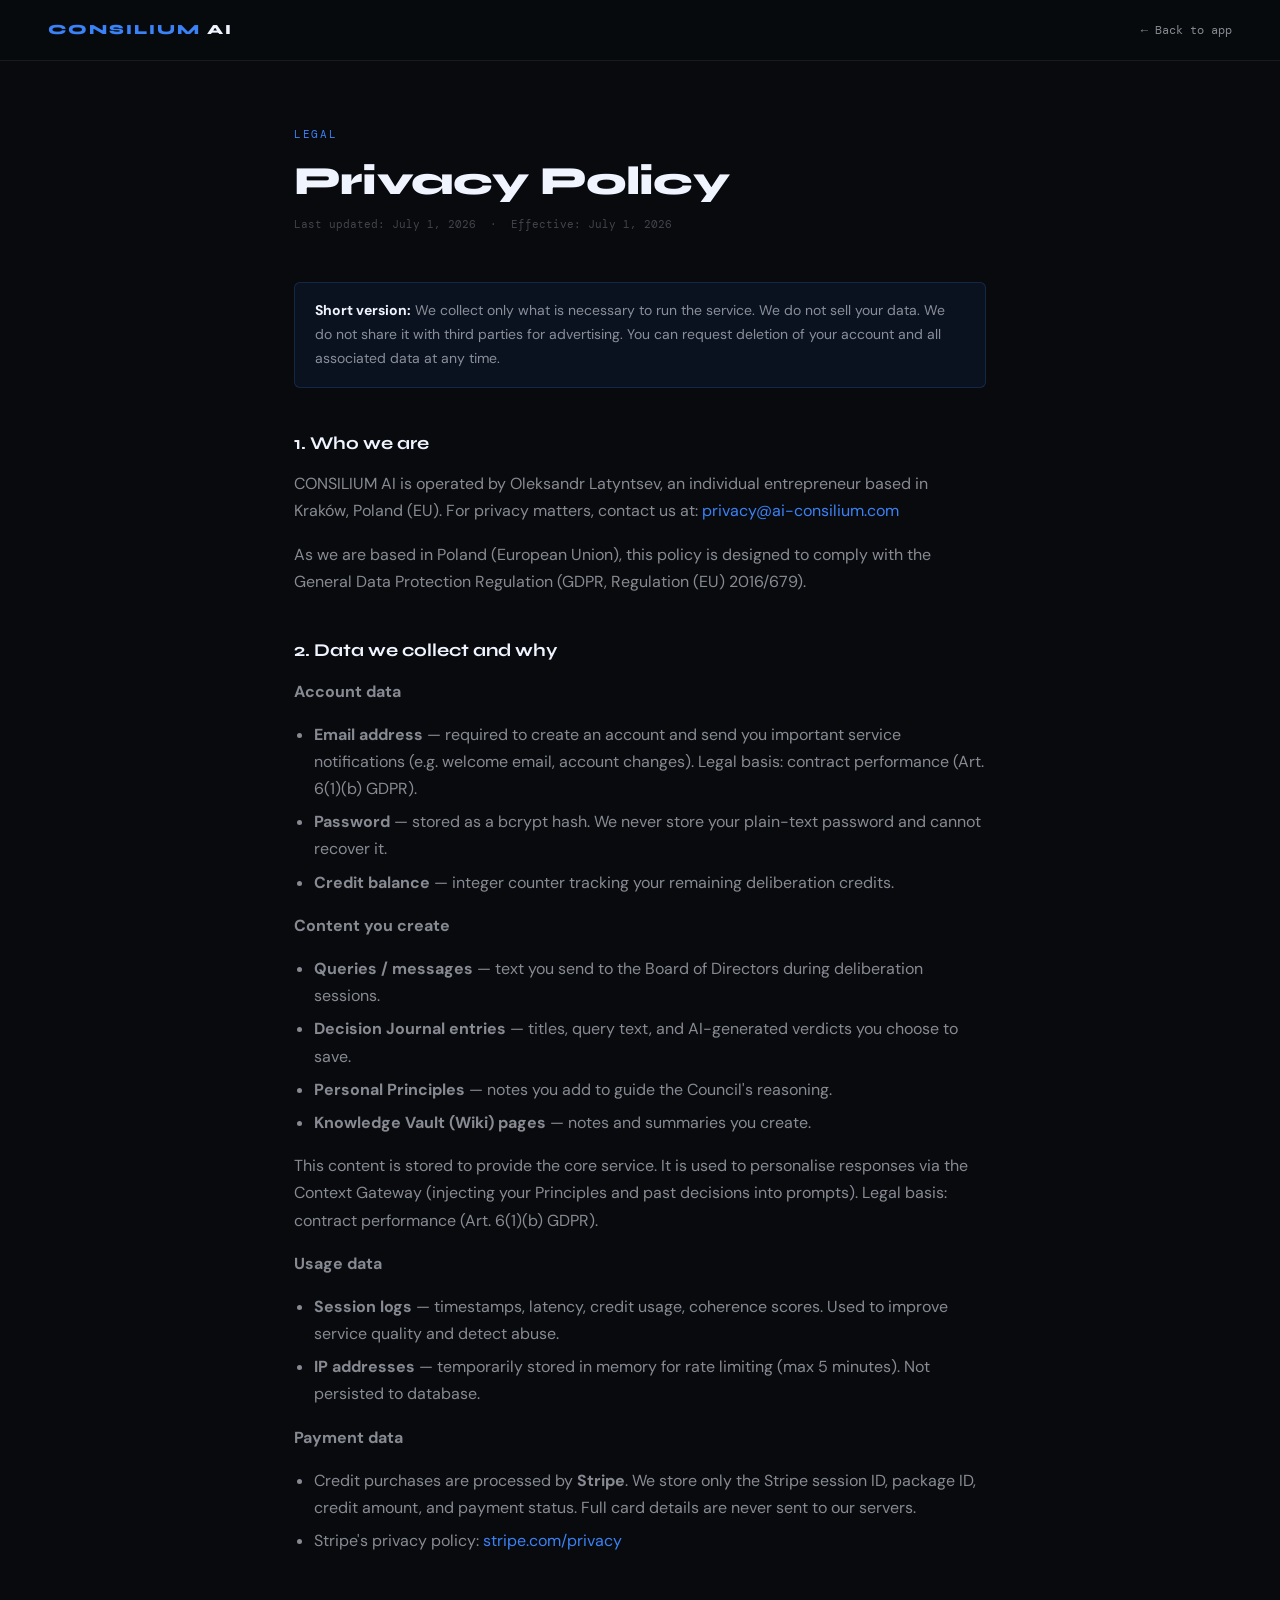
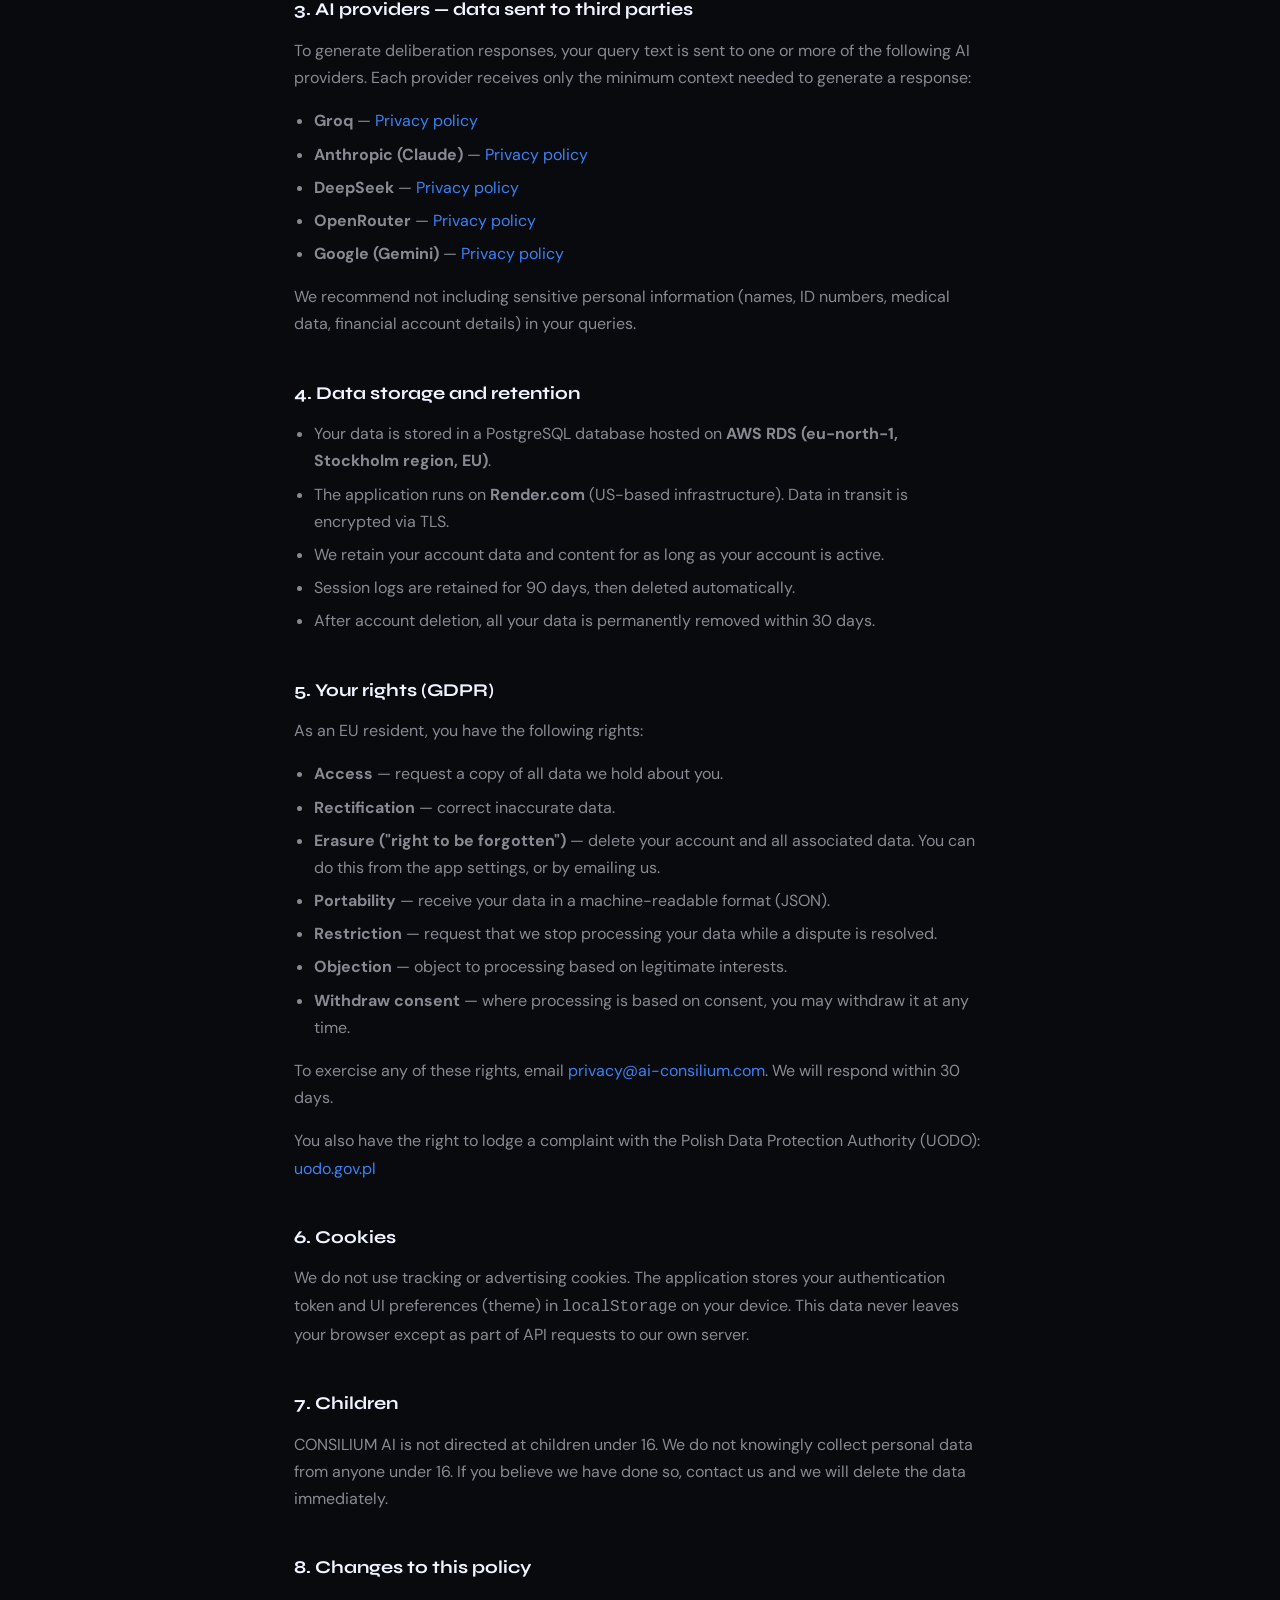
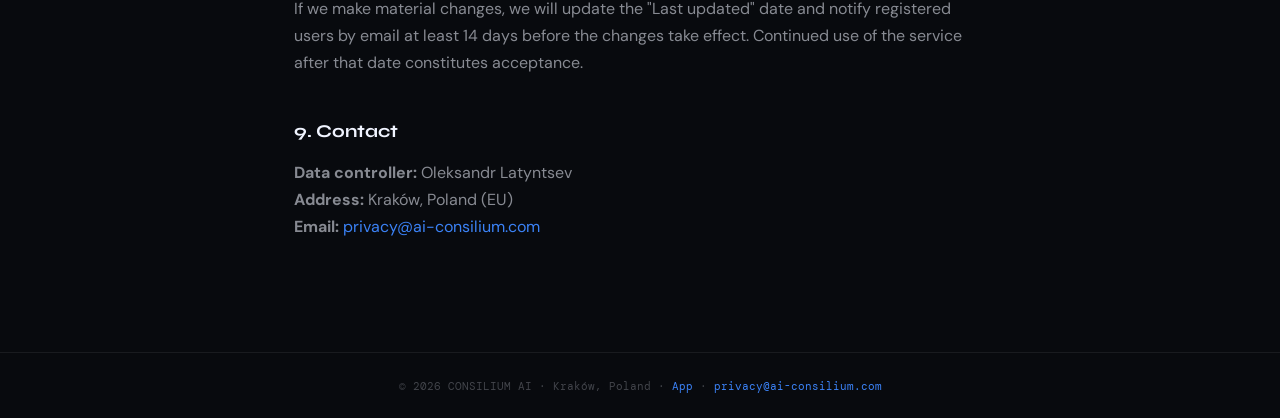
<file: frontend/privacy.html>
<!DOCTYPE html>
<html lang="en">
<head>
<meta charset="UTF-8">
<meta name="viewport" content="width=device-width, initial-scale=1.0">
<title>Privacy Policy — CONSILIUM AI</title>
<link rel="preconnect" href="https://fonts.googleapis.com">
<link href="https://fonts.googleapis.com/css2?family=Syne:wght@400;700;800&family=DM+Mono:wght@400;500&family=DM+Sans:wght@300;400;500&display=swap" rel="stylesheet">
<style>
:root {
  --black:   #080a0e;
  --surface: #0d1117;
  --border:  rgba(255,255,255,0.07);
  --accent:  #3b82f6;
  --white:   #f0f4ff;
  --muted:   rgba(240,244,255,0.55);
  --dim:     rgba(240,244,255,0.25);
}
*, *::before, *::after { box-sizing: border-box; margin: 0; padding: 0; }
body {
  background: var(--black);
  color: var(--white);
  font-family: 'DM Sans', sans-serif;
  font-size: 16px;
  line-height: 1.7;
}
nav {
  display: flex; align-items: center; justify-content: space-between;
  padding: 18px 48px;
  border-bottom: 1px solid var(--border);
  background: rgba(8,10,14,0.9);
  position: sticky; top: 0; z-index: 10;
}
.nav-logo {
  font-family: 'Syne', sans-serif; font-weight: 800; font-size: 14px;
  letter-spacing: 0.14em; text-transform: uppercase; color: var(--white);
  text-decoration: none;
}
.nav-logo span { color: var(--accent); }
.nav-back {
  font-family: 'DM Mono', monospace; font-size: 12px;
  color: var(--muted); text-decoration: none;
  transition: color 0.2s;
}
.nav-back:hover { color: var(--white); }

.container {
  max-width: 740px; margin: 0 auto;
  padding: 64px 24px 96px;
}
.page-label {
  font-family: 'DM Mono', monospace; font-size: 11px;
  letter-spacing: 0.15em; text-transform: uppercase;
  color: var(--accent); margin-bottom: 16px;
}
h1 {
  font-family: 'Syne', sans-serif; font-size: 40px; font-weight: 800;
  letter-spacing: -0.02em; line-height: 1.1; margin-bottom: 12px;
}
.last-updated {
  font-family: 'DM Mono', monospace; font-size: 11px;
  color: var(--dim); margin-bottom: 48px;
}
h2 {
  font-family: 'Syne', sans-serif; font-size: 18px; font-weight: 700;
  margin: 40px 0 12px; color: var(--white);
}
p { color: var(--muted); margin-bottom: 16px; }
ul { color: var(--muted); padding-left: 20px; margin-bottom: 16px; }
ul li { margin-bottom: 6px; }
.highlight {
  background: rgba(59,130,246,0.07);
  border: 1px solid rgba(59,130,246,0.2);
  border-radius: 6px; padding: 16px 20px;
  margin: 24px 0; color: var(--muted);
  font-size: 14px;
}
.highlight strong { color: var(--white); }
a { color: var(--accent); text-decoration: none; }
a:hover { text-decoration: underline; }
footer {
  border-top: 1px solid var(--border);
  padding: 24px 48px;
  text-align: center;
  font-family: 'DM Mono', monospace; font-size: 11px;
  color: var(--dim);
}
@media (max-width: 640px) {
  nav { padding: 16px 20px; }
  .container { padding: 40px 20px 64px; }
  h1 { font-size: 28px; }
  footer { padding: 20px; }
}
</style>
</head>
<body>

<nav>
  <a href="/" class="nav-logo"><span>CONSILIUM</span> AI</a>
  <a href="/" class="nav-back">← Back to app</a>
</nav>

<div class="container">

  <div class="page-label">Legal</div>
  <h1>Privacy Policy</h1>
  <div class="last-updated">Last updated: July 1, 2026 &nbsp;·&nbsp; Effective: July 1, 2026</div>

  <div class="highlight">
    <strong>Short version:</strong> We collect only what is necessary to run the service.
    We do not sell your data. We do not share it with third parties for advertising.
    You can request deletion of your account and all associated data at any time.
  </div>

  <h2>1. Who we are</h2>
  <p>
    CONSILIUM AI is operated by Oleksandr Latyntsev, an individual entrepreneur based in
    Kraków, Poland (EU). For privacy matters, contact us at:
    <a href="mailto:privacy@ai-consilium.com">privacy@ai-consilium.com</a>
  </p>
  <p>
    As we are based in Poland (European Union), this policy is designed to comply with
    the General Data Protection Regulation (GDPR, Regulation (EU) 2016/679).
  </p>

  <h2>2. Data we collect and why</h2>

  <p><strong>Account data</strong></p>
  <ul>
    <li><strong>Email address</strong> — required to create an account and send you
    important service notifications (e.g. welcome email, account changes).
    Legal basis: contract performance (Art. 6(1)(b) GDPR).</li>
    <li><strong>Password</strong> — stored as a bcrypt hash. We never store your
    plain-text password and cannot recover it.</li>
    <li><strong>Credit balance</strong> — integer counter tracking your remaining
    deliberation credits.</li>
  </ul>

  <p><strong>Content you create</strong></p>
  <ul>
    <li><strong>Queries / messages</strong> — text you send to the Board of Directors
    during deliberation sessions.</li>
    <li><strong>Decision Journal entries</strong> — titles, query text, and AI-generated
    verdicts you choose to save.</li>
    <li><strong>Personal Principles</strong> — notes you add to guide the Council's
    reasoning.</li>
    <li><strong>Knowledge Vault (Wiki) pages</strong> — notes and summaries you create.</li>
  </ul>
  <p>
    This content is stored to provide the core service. It is used to personalise
    responses via the Context Gateway (injecting your Principles and past decisions
    into prompts). Legal basis: contract performance (Art. 6(1)(b) GDPR).
  </p>

  <p><strong>Usage data</strong></p>
  <ul>
    <li><strong>Session logs</strong> — timestamps, latency, credit usage, coherence
    scores. Used to improve service quality and detect abuse.</li>
    <li><strong>IP addresses</strong> — temporarily stored in memory for rate limiting
    (max 5 minutes). Not persisted to database.</li>
  </ul>

  <p><strong>Payment data</strong></p>
  <ul>
    <li>Credit purchases are processed by <strong>Stripe</strong>. We store only the
    Stripe session ID, package ID, credit amount, and payment status.
    Full card details are never sent to our servers.</li>
    <li>Stripe's privacy policy: <a href="https://stripe.com/privacy" target="_blank" rel="noopener">stripe.com/privacy</a></li>
  </ul>

  <h2>3. AI providers — data sent to third parties</h2>
  <p>
    To generate deliberation responses, your query text is sent to one or more of the
    following AI providers. Each provider receives only the minimum context needed to
    generate a response:
  </p>
  <ul>
    <li><strong>Groq</strong> — <a href="https://groq.com/privacy-policy/" target="_blank" rel="noopener">Privacy policy</a></li>
    <li><strong>Anthropic (Claude)</strong> — <a href="https://www.anthropic.com/privacy" target="_blank" rel="noopener">Privacy policy</a></li>
    <li><strong>DeepSeek</strong> — <a href="https://www.deepseek.com/privacy" target="_blank" rel="noopener">Privacy policy</a></li>
    <li><strong>OpenRouter</strong> — <a href="https://openrouter.ai/privacy" target="_blank" rel="noopener">Privacy policy</a></li>
    <li><strong>Google (Gemini)</strong> — <a href="https://policies.google.com/privacy" target="_blank" rel="noopener">Privacy policy</a></li>
  </ul>
  <p>
    We recommend not including sensitive personal information (names, ID numbers,
    medical data, financial account details) in your queries.
  </p>

  <h2>4. Data storage and retention</h2>
  <ul>
    <li>Your data is stored in a PostgreSQL database hosted on
    <strong>AWS RDS (eu-north-1, Stockholm region, EU)</strong>.</li>
    <li>The application runs on <strong>Render.com</strong> (US-based infrastructure).
    Data in transit is encrypted via TLS.</li>
    <li>We retain your account data and content for as long as your account is active.</li>
    <li>Session logs are retained for 90 days, then deleted automatically.</li>
    <li>After account deletion, all your data is permanently removed within 30 days.</li>
  </ul>

  <h2>5. Your rights (GDPR)</h2>
  <p>As an EU resident, you have the following rights:</p>
  <ul>
    <li><strong>Access</strong> — request a copy of all data we hold about you.</li>
    <li><strong>Rectification</strong> — correct inaccurate data.</li>
    <li><strong>Erasure ("right to be forgotten")</strong> — delete your account and all
    associated data. You can do this from the app settings, or by emailing us.</li>
    <li><strong>Portability</strong> — receive your data in a machine-readable format (JSON).</li>
    <li><strong>Restriction</strong> — request that we stop processing your data while a
    dispute is resolved.</li>
    <li><strong>Objection</strong> — object to processing based on legitimate interests.</li>
    <li><strong>Withdraw consent</strong> — where processing is based on consent, you may
    withdraw it at any time.</li>
  </ul>
  <p>
    To exercise any of these rights, email
    <a href="mailto:privacy@ai-consilium.com">privacy@ai-consilium.com</a>.
    We will respond within 30 days.
  </p>
  <p>
    You also have the right to lodge a complaint with the Polish Data Protection Authority
    (UODO): <a href="https://uodo.gov.pl" target="_blank" rel="noopener">uodo.gov.pl</a>
  </p>

  <h2>6. Cookies</h2>
  <p>
    We do not use tracking or advertising cookies. The application stores your
    authentication token and UI preferences (theme) in <code>localStorage</code>
    on your device. This data never leaves your browser except as part of API requests
    to our own server.
  </p>

  <h2>7. Children</h2>
  <p>
    CONSILIUM AI is not directed at children under 16. We do not knowingly collect
    personal data from anyone under 16. If you believe we have done so, contact us
    and we will delete the data immediately.
  </p>

  <h2>8. Changes to this policy</h2>
  <p>
    If we make material changes, we will update the "Last updated" date and notify
    registered users by email at least 14 days before the changes take effect.
    Continued use of the service after that date constitutes acceptance.
  </p>

  <h2>9. Contact</h2>
  <p>
    <strong>Data controller:</strong> Oleksandr Latyntsev<br>
    <strong>Address:</strong> Kraków, Poland (EU)<br>
    <strong>Email:</strong> <a href="mailto:privacy@ai-consilium.com">privacy@ai-consilium.com</a>
  </p>

</div>

<footer>
  © 2026 CONSILIUM AI · Kraków, Poland ·
  <a href="/">App</a> ·
  <a href="mailto:privacy@ai-consilium.com">privacy@ai-consilium.com</a>
</footer>

</body>
</html>
</file>
